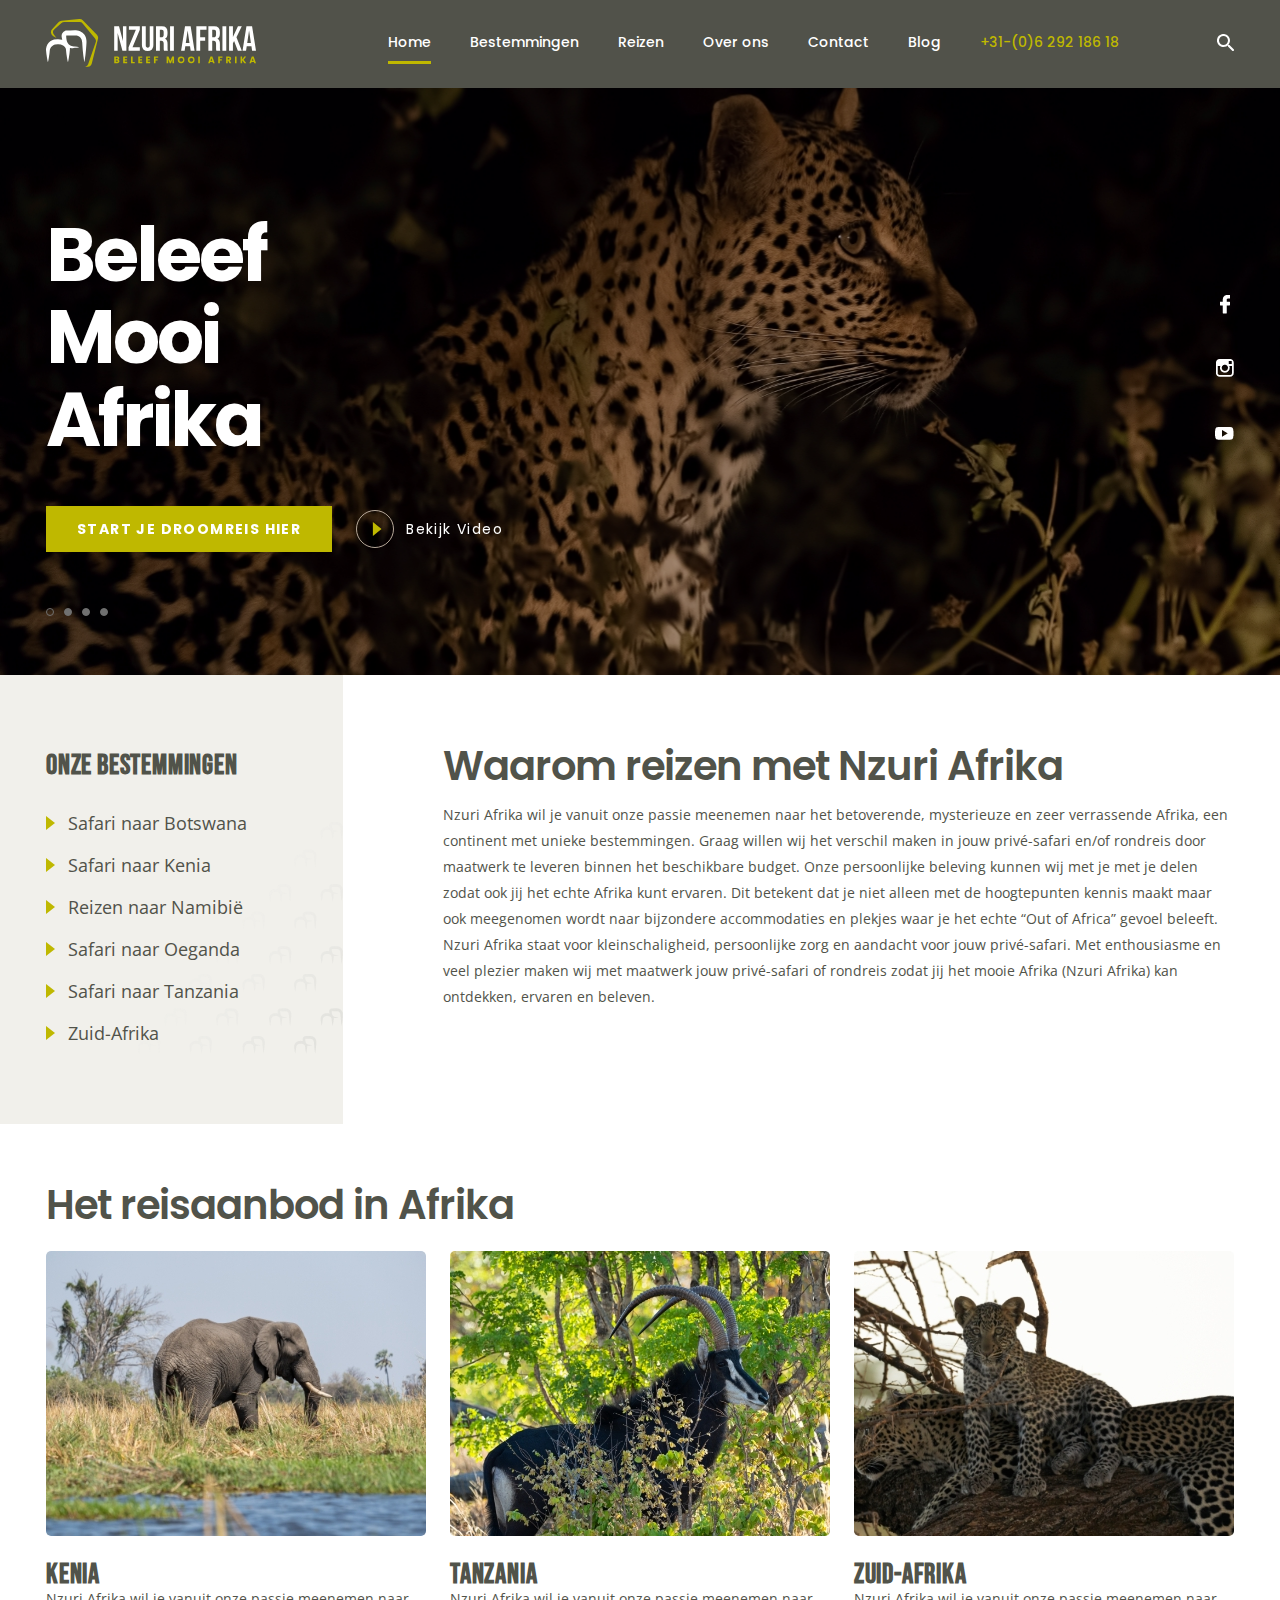
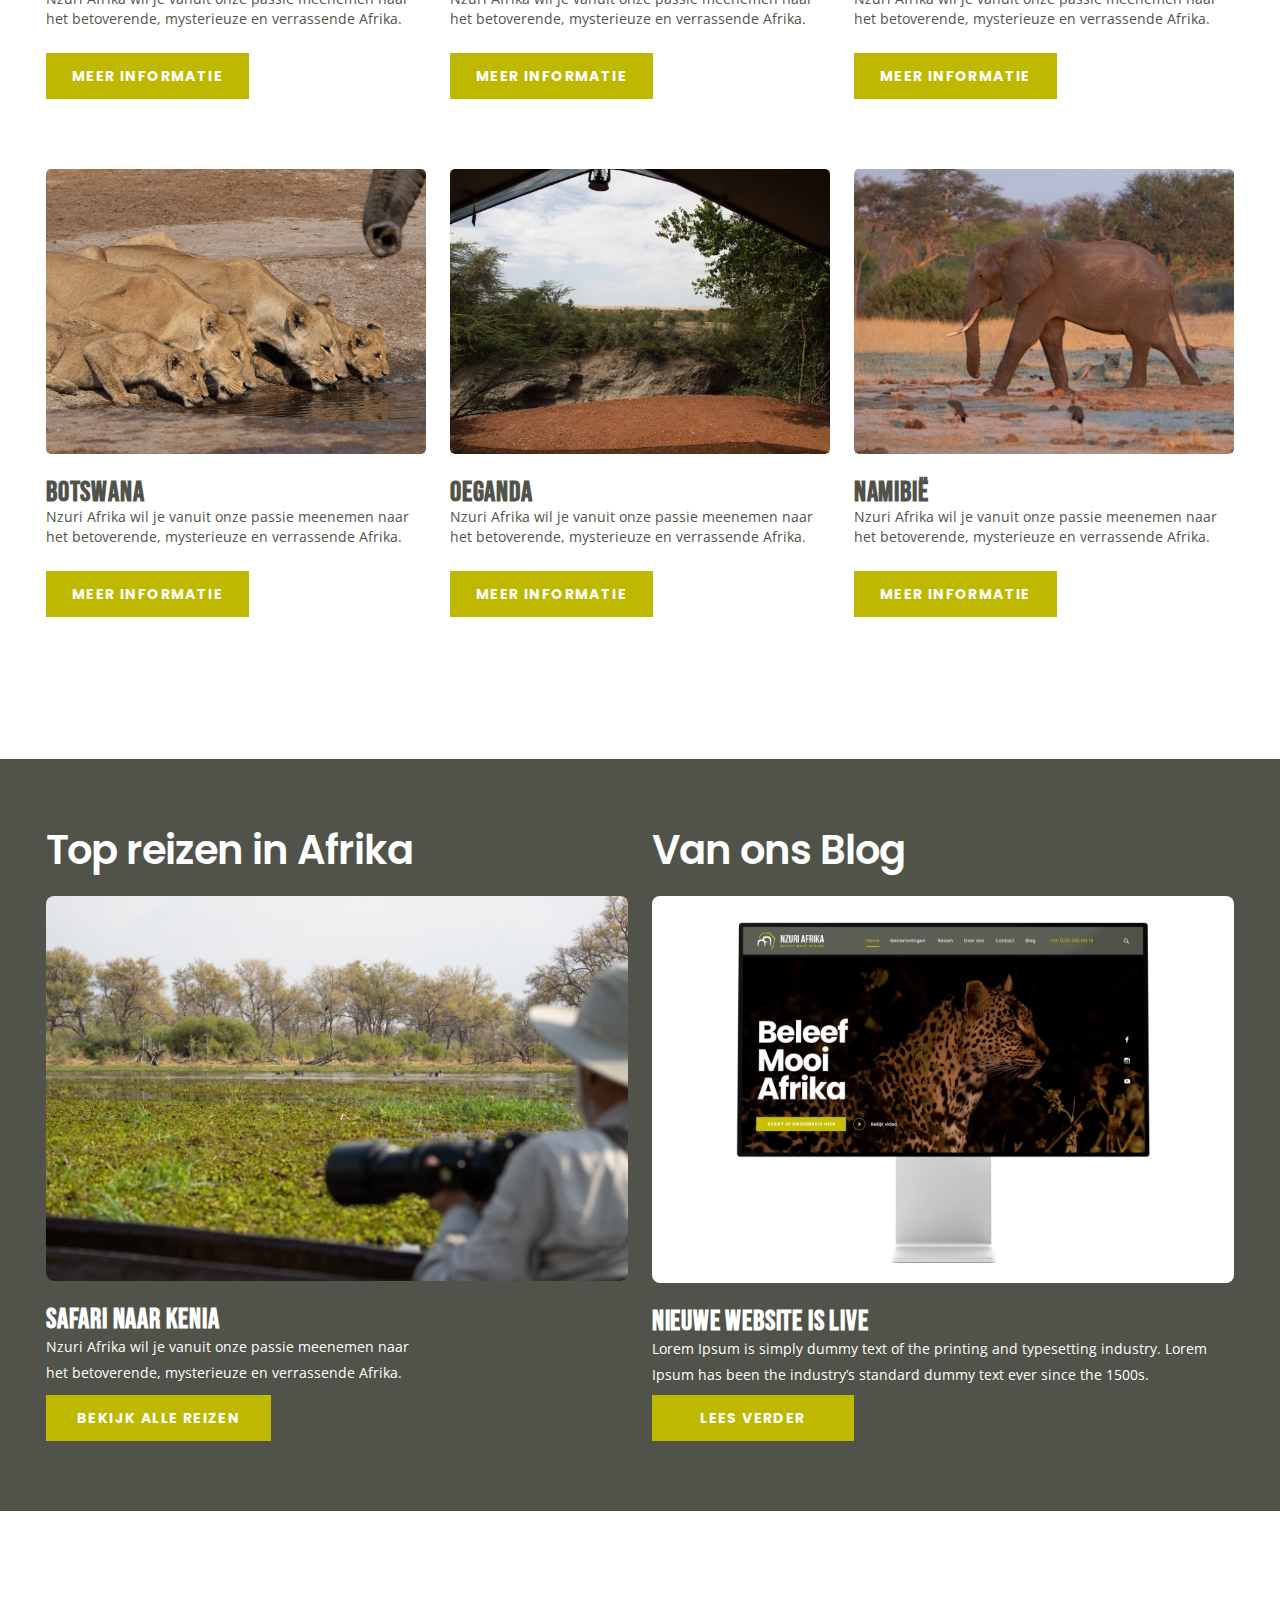
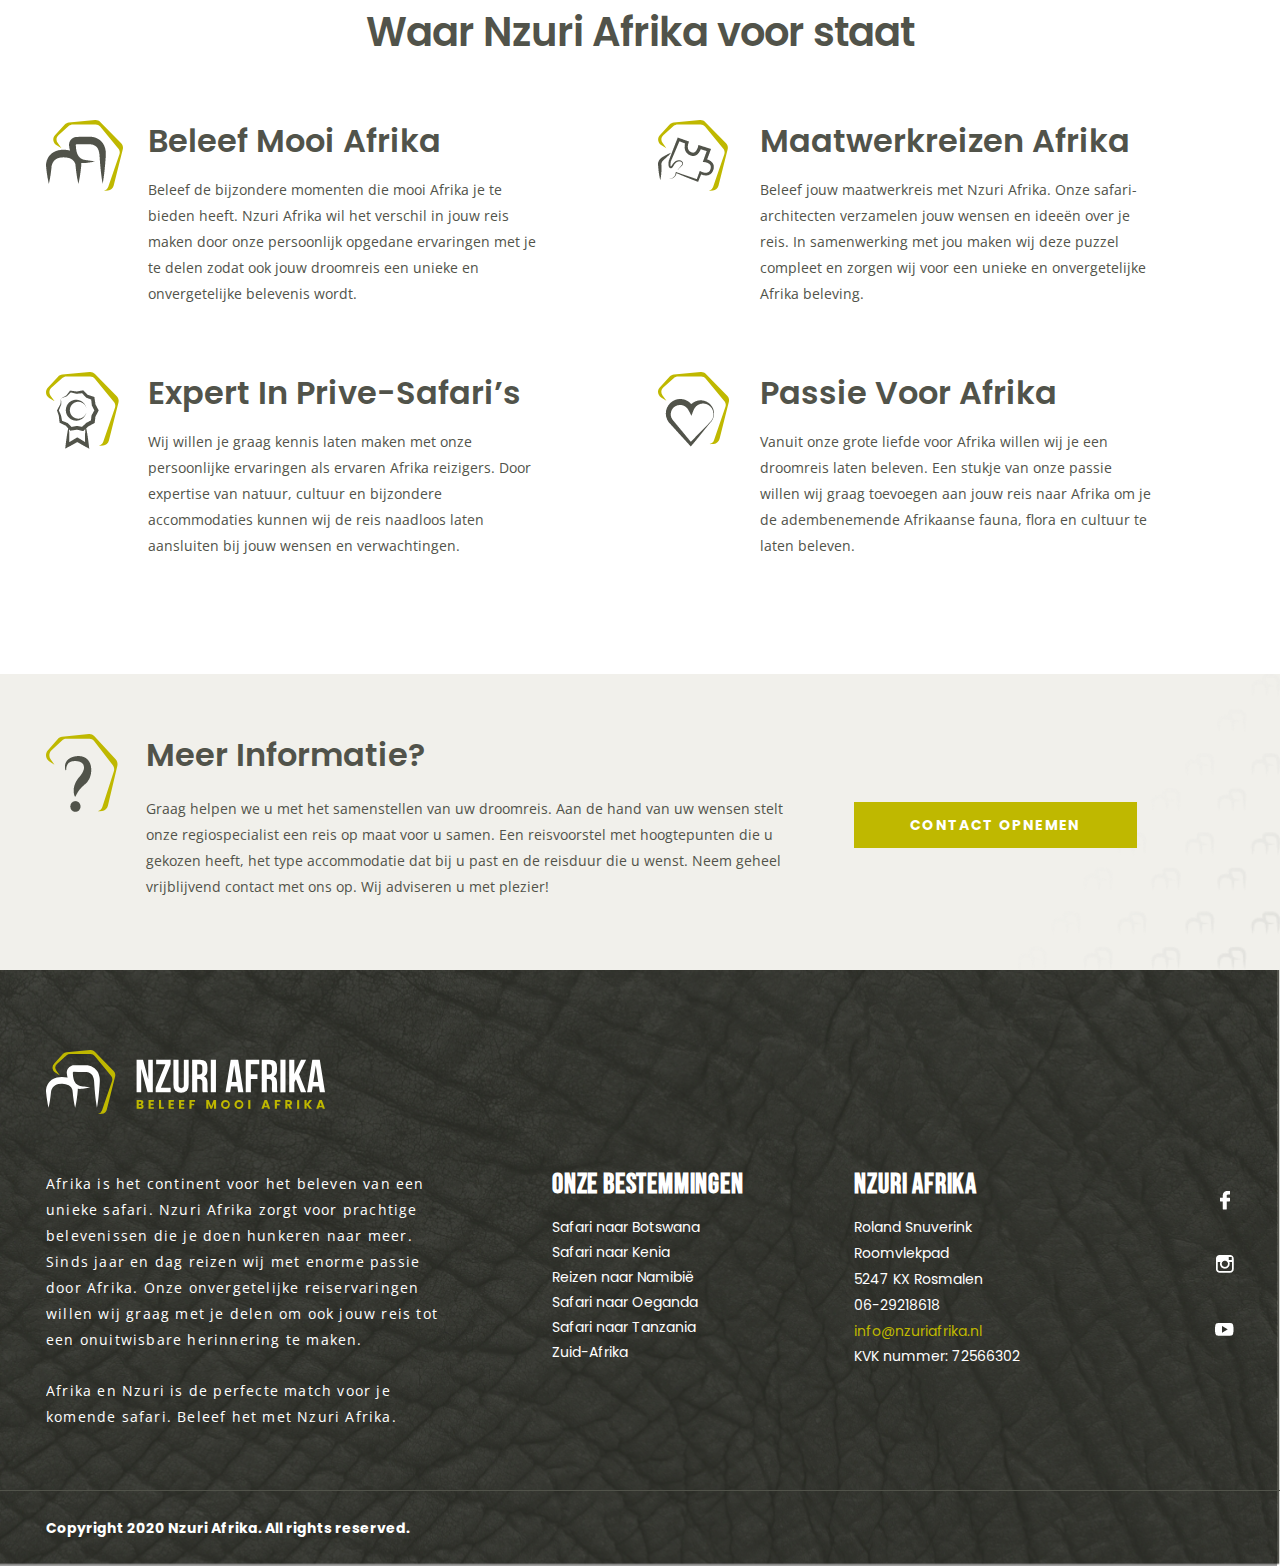
<file: index.html>
<!doctype html>
<html>

<head>
    <!--All Meta -->
    <meta charset="utf-8">
    <meta http-equiv="x-ua-compatible" content="ie=edge">
    <meta name="description" content="">
    <meta name="viewport" content="width=device-width, initial-scale=1">
    <!-- page title -->
    <title>Home Page</title>
    <link rel="stylesheet" href="assets/css/owl.carousel.css">
    <link rel="stylesheet" href="assets/css/style.css">
</head>

<body>
    <!-- header start -->
    <header class="header">
        <div class="wrapper">
            <div class="logo">
                <a href="index.html"><img src="assets/images/footer-logo.svg" alt=""></a>
            </div>
            <div class="header_right">
                <nav>
                    <ul>
                        <li><a class="active" href="index.html">Home</a></li>
                        <li><a href="bestemmingen.html">Bestemmingen</a></li>
                        <li><a href="reizen-page.html">Reizen</a></li>
                        <li><a href="over-ons.html">Over ons</a></li>
                        <li><a href="contact.html">Contact</a></li>
                        <li><a href="#">Blog</a></li>
                        <li><a href="tel:+31-(0)6 292 186 18">+31-(0)6 292 186 18</a></li>
                    </ul>
                </nav>
                <div class="bar_box">
                    <a class="bar" href="#">
                        <span></span>
                        <span></span>
                        <span></span>
                    </a>
                </div>
                <div class="search_bar">
                    <a href="#"><img src="assets/images/Search.svg" alt=""></a>
                </div>
            </div>
        </div>
    </header>
    <!-- header end -->
    <div class="main-content">
        <!-- main content start -->

        <!-- banner start -->
        <div class="bannerSlider">
            <div class="banner"
                style="background:url(assets/images/banner-bg.jpg)center center no-repeat; background-size: cover;">
                <div class="wrapper">
                    <div class="banner_inner">
                        <div class="banner_title">
                            <h1>Beleef <br>Mooi <br>Afrika</h1>
                            <div class="btn_box">
                                <a href="#">start je droomreis hier</a>
                                <a href="#">Bekijk video</a>
                            </div>
                        </div>
                        <div class="social_icons">
                            <ul>
                                <li><a href="#"><img src="assets/images/facebook.png" alt=""></a></li>
                                <li><a href="#"><img src="assets/images/instagram.png" alt=""></a></li>
                                <li><a href="#"><img src="assets/images/youtube.png" alt=""></a></li>
                            </ul>
                        </div>
                    </div>
                </div>

            </div>
            <div class="banner"
                style="background:url(assets/images/maatwerk-bg.jpg)center center no-repeat; background-size: cover;">
                <div class="wrapper">
                    <div class="banner_inner">
                        <div class="banner_title">
                            <h1>Beleef <br>Mooi <br>Afrika</h1>
                            <div class="btn_box">
                                <a href="#">start je droomreis hier</a>
                                <a href="#">Bekijk video</a>
                            </div>
                        </div>
                        <div class="social_icons">
                            <ul>
                                <li><a href="#"><img src="assets/images/facebook.png" alt=""></a></li>
                                <li><a href="#"><img src="assets/images/instagram.png" alt=""></a></li>
                                <li><a href="#"><img src="assets/images/youtube.png" alt=""></a></li>
                            </ul>
                        </div>
                    </div>
                </div>

            </div>
            <div class="banner"
                style="background:url(assets/images/hoogtepunten-one-bg.jpg)center center no-repeat; background-size: cover;">
                <div class="wrapper">
                    <div class="banner_inner">
                        <div class="banner_title">
                            <h1>Beleef <br>Mooi <br>Afrika</h1>
                            <div class="btn_box">
                                <a href="#">start je droomreis hier</a>
                                <a href="#">Bekijk video</a>
                            </div>
                        </div>
                        <div class="social_icons">
                            <ul>
                                <li><a href="#"><img src="assets/images/facebook.png" alt=""></a></li>
                                <li><a href="#"><img src="assets/images/instagram.png" alt=""></a></li>
                                <li><a href="#"><img src="assets/images/youtube.png" alt=""></a></li>
                            </ul>
                        </div>
                    </div>
                </div>

            </div>
            <div class="banner"
                style="background:url(assets/images/contact-bg.jpg)center center no-repeat; background-size: cover;">
                <div class="wrapper">
                    <div class="banner_inner">
                        <div class="banner_title">
                            <h1>Beleef <br>Mooi <br>Afrika</h1>
                            <div class="btn_box">
                                <a href="#">start je droomreis hier</a>
                                <a href="#">Bekijk video</a>
                            </div>
                        </div>
                        <div class="social_icons">
                            <ul>
                                <li><a href="#"><img src="assets/images/facebook.png" alt=""></a></li>
                                <li><a href="#"><img src="assets/images/instagram.png" alt=""></a></li>
                                <li><a href="#"><img src="assets/images/youtube.png" alt=""></a></li>
                            </ul>
                        </div>
                    </div>
                </div>

            </div>
        </div>
        <!-- banner end -->
        <!-- onze waarom start -->
        <div class="onze_waarom">
            <div class="wrapper">
                <div class="onze_waarom_inner">
                    <div class="onze_bestem">
                        <h4>Onze bestemmingen</h4>
                        <ul>
                            <li><a href="#">Safari naar Botswana</a></li>
                            <li><a href="#">Safari naar Kenia</a></li>
                            <li><a href="#">Reizen naar Namibië</a></li>
                            <li><a href="#">Safari naar Oeganda</a></li>
                            <li><a href="#">Safari naar Tanzania</a></li>
                            <li><a href="#">Zuid-Afrika</a></li>
                        </ul>
                    </div>
                    <div class="waarom_reizen">
                        <h2>Waarom reizen met Nzuri Afrika</h2>
                        <p>Nzuri Afrika wil je vanuit onze passie meenemen naar het betoverende, mysterieuze en zeer
                            verrassende Afrika, een continent met unieke bestemmingen. Graag willen wij het verschil
                            maken
                            in jouw privé-safari en/of rondreis door maatwerk te leveren binnen het beschikbare budget.
                            Onze
                            persoonlijke beleving kunnen wij met je met je delen zodat ook jij het echte Afrika kunt
                            ervaren. Dit betekent dat je niet alleen met de hoogtepunten kennis maakt maar ook
                            meegenomen
                            wordt naar bijzondere accommodaties en plekjes waar je het echte “Out of Africa” gevoel
                            beleeft.
                            Nzuri Afrika staat voor kleinschaligheid, persoonlijke zorg en aandacht voor jouw
                            privé-safari.
                            Met enthousiasme en veel plezier maken wij met maatwerk jouw privé-safari of rondreis zodat
                            jij
                            het mooie Afrika (Nzuri Afrika) kan ontdekken, ervaren en beleven.</p>
                    </div>
                </div>

            </div>
        </div>
        <!-- onze waarom end -->
        <!-- reisaanbod in Afrika start -->
        <div class="travel_offer">
            <div class="wrapper">
                <h2>Het reisaanbod in Afrika</h2>
                <div class="card_inner">
                    <div class="card">
                        <div class="image">
                            <img src="assets/images/Photo-1.jpg" alt="">
                        </div>
                        <div class="text">
                            <h4>Kenia</h4>
                            <p>Nzuri Afrika wil je vanuit onze passie meenemen naar
                                het betoverende, mysterieuze en verrassende Afrika.</p>
                        </div>
                        <div class="btn_box">
                            <a href="#">Meer informatie</a>
                        </div>
                    </div>

                    <div class="card">
                        <div class="image">
                            <img src="assets/images/Photo-2.jpg" alt="">
                        </div>
                        <div class="text">
                            <h4>tanzania</h4>
                            <p>Nzuri Afrika wil je vanuit onze passie meenemen naar
                                het betoverende, mysterieuze en verrassende Afrika.</p>
                        </div>
                        <div class="btn_box">
                            <a href="#">Meer informatie</a>
                        </div>
                    </div>

                    <div class="card">
                        <div class="image">
                            <img src="assets/images/Photo-3.jpg" alt="">
                        </div>
                        <div class="text">
                            <h4>zuid-afrika</h4>
                            <p>Nzuri Afrika wil je vanuit onze passie meenemen naar
                                het betoverende, mysterieuze en verrassende Afrika.</p>
                        </div>
                        <div class="btn_box">
                            <a href="#">Meer informatie</a>
                        </div>
                    </div>

                    <div class="card">
                        <div class="image">
                            <img src="assets/images/Photo-4.jpg" alt="">
                        </div>
                        <div class="text">
                            <h4>botswana</h4>
                            <p>Nzuri Afrika wil je vanuit onze passie meenemen naar
                                het betoverende, mysterieuze en verrassende Afrika.</p>
                        </div>
                        <div class="btn_box">
                            <a href="#">Meer informatie</a>
                        </div>
                    </div>

                    <div class="card">
                        <div class="image">
                            <img src="assets/images/Photo-5.jpg" alt="">
                        </div>
                        <div class="text">
                            <h4>oeganda</h4>
                            <p>Nzuri Afrika wil je vanuit onze passie meenemen naar
                                het betoverende, mysterieuze en verrassende Afrika.</p>
                        </div>
                        <div class="btn_box">
                            <a href="#">Meer informatie</a>
                        </div>
                    </div>

                    <div class="card">
                        <div class="image">
                            <img src="assets/images/Photo-6.jpg" alt="">
                        </div>
                        <div class="text">
                            <h4>Namibië</h4>
                            <p>Nzuri Afrika wil je vanuit onze passie meenemen naar
                                het betoverende, mysterieuze en verrassende Afrika.</p>
                        </div>
                        <div class="btn_box">
                            <a href="#">Meer informatie</a>
                        </div>
                    </div>

                </div>
            </div>
        </div>
        <!-- reisaanbod in Afrika end -->
        <!-- Top trips start -->
        <div class="top_trips">
            <div class="wrapper">
                <div class="inner_content">
                    <div class="card_trips">
                        <h2>Top reizen in Afrika</h2>
                        <a class="image" href="#">
                            <img src="assets/images/blog-2.jpg" alt="">
                        </a>
                        <div class="text">
                            <h4>Safari naar Kenia</h4>
                            <p>Nzuri Afrika wil je vanuit onze passie meenemen naar<br>
                                het betoverende, mysterieuze en verrassende Afrika.</p>
                        </div>
                        <div class="btn_box">
                            <a href="#">bekijk alle reizen</a>
                        </div>
                    </div>

                    <div class="card_trips">
                        <h2>Van ons Blog</h2>
                        <a class="image" href="#">
                            <img src="assets/images/blog-1.jpg" alt="">
                        </a>
                        <div class="text">
                            <h4>nieuwe website is live</h4>
                            <p>Lorem Ipsum is simply dummy text of the printing and typesetting industry.
                                Lorem Ipsum has been the industry’s standard dummy text ever since the 1500s.</p>
                        </div>
                        <div class="btn_box">
                            <a href="#">lees verder</a>
                        </div>
                    </div>

                </div>
            </div>
        </div>
        <!-- Top trips end -->
        <!-- Waar Nzuri Afrika start -->
        <div class="nzuri_afrikavoor">
            <div class="wrapper">
                <h2>Waar Nzuri Afrika voor staat</h2>
                <div class="nzuri_stand">

                    <div class="afrikavoor_card">
                        <div class="image">
                            <a href="#"><img src="assets/images/Icon-1.png" alt=""></a>
                        </div>
                        <div class="text">
                            <h3>Beleef mooi Afrika</h3>
                            <p>Beleef de bijzondere momenten die mooi Afrika je te bieden heeft. Nzuri Afrika wil het
                                verschil in jouw reis maken door onze persoonlijk opgedane ervaringen met je te delen
                                zodat ook jouw droomreis een unieke en onvergetelijke belevenis wordt.</p>
                        </div>
                    </div>
                    <div class="afrikavoor_card">
                        <div class="image">
                            <a href="#"><img src="assets/images/Icon-2.png" alt=""></a>
                        </div>
                        <div class="text">
                            <h3>maatwerkreizen afrika </h3>
                            <p>Beleef jouw maatwerkreis met Nzuri Afrika. Onze safari-architecten verzamelen jouw wensen
                                en ideeën over je reis. In samenwerking met jou maken wij deze puzzel compleet en zorgen
                                wij voor een unieke en onvergetelijke Afrika beleving.</p>
                        </div>
                    </div>
                    <div class="afrikavoor_card">
                        <div class="image">
                            <a href="#"><img src="assets/images/Icon-3.png" alt=""></a>
                        </div>
                        <div class="text">
                            <h3>expert in prive-Safari’s</h3>
                            <p>Wij willen je graag kennis laten maken met onze persoonlijke ervaringen als ervaren
                                Afrika reizigers. Door expertise van natuur, cultuur en bijzondere accommodaties kunnen
                                wij de reis naadloos laten aansluiten bij jouw wensen en verwachtingen.</p>
                        </div>
                    </div>
                    <div class="afrikavoor_card">
                        <div class="image">
                            <a href="#"><img src="assets/images/Icon-4.png" alt=""></a>
                        </div>
                        <div class="text">
                            <h3>passie voor afrika</h3>
                            <p>Vanuit onze grote liefde voor Afrika willen wij je een droomreis laten beleven. Een
                                stukje van onze passie willen wij graag toevoegen aan jouw reis naar Afrika om je de
                                adembenemende Afrikaanse fauna, flora en cultuur te laten beleven.</p>
                        </div>
                    </div>

                </div>
            </div>
        </div>
        <!-- Waar Nzuri Afrika start -->
        <!-- cta start -->
        <div class="cta">
            <div class="wrapper">
                <div class="cta_inner">
                    <div class="left_box">
                        <h3>Meer Informatie?</h3>
                        <p>Graag helpen we u met het samenstellen van uw droomreis. Aan de hand van uw wensen stelt onze
                            regiospecialist een reis op maat voor u samen. Een reisvoorstel met hoogtepunten die u
                            gekozen heeft, het type accommodatie dat bij u past en de reisduur die u wenst. Neem geheel
                            vrijblijvend contact met ons op. Wij adviseren u met plezier!</p>
                    </div>
                    <div class="right_box">
                        <div class="btn_box">
                            <a href="#">contact opnemen</a>
                        </div>
                    </div>
                </div>
            </div>
        </div>
        <!-- cta end -->
        <!-- main content end -->
    </div>
    <!-- fotter start -->
    <footer>
        <div class="wrapper">
            <div class="footer_top">
                <div class="footer_logo">
                    <a href="index.html"><img src="assets/images/footer-logo.svg" alt=""></a>
                </div>

                <div class="footer_inner">
                    <div class="left_part">
                        <p>Afrika is het continent voor het beleven van een unieke safari. Nzuri Afrika zorgt voor
                            prachtige
                            belevenissen die je doen hunkeren naar meer. Sinds jaar en dag reizen wij met enorme passie
                            door
                            Afrika. Onze onvergetelijke reiservaringen willen wij graag met je delen om ook jouw reis
                            tot
                            een onuitwisbare herinnering te maken.
                        </p>
                        <p>Afrika en Nzuri is de perfecte match voor je komende safari. Beleef het met Nzuri Afrika.</p>
                    </div>
                    <div class="mid_part">
                        <h4>Onze bestemmingen</h4>
                        <ul>
                            <li><a href="#">Safari naar Botswana</a></li>
                            <li><a href="#">Safari naar Kenia</a></li>
                            <li><a href="#">Reizen naar Namibië</a></li>
                            <li><a href="#">Safari naar Oeganda</a></li>
                            <li><a href="#">Safari naar Tanzania</a></li>
                            <li><a href="#">Zuid-Afrika</a></li>
                        </ul>
                    </div>
                    <div class="right_part">
                        <h4>nzuri afrika</h4>
                        <p>Roland Snuverink<br>
                            Roomvlekpad<br>
                            5247 KX Rosmalen<br>
                            06-29218618
                        </p>
                        <a href="mailto:info@nzuriafrika.nl">info@nzuriafrika.nl</a>
                        <p>KVK nummer: 72566302</p>
                    </div>
                    <div class="social_icons">
                        <ul>
                            <li><a href="#"><img src="assets/images/facebook.png" alt=""></a></li>
                            <li><a href="#"><img src="assets/images/instagram.png" alt=""></a></li>
                            <li><a href="#"><img src="assets/images/youtube.png" alt=""></a></li>
                        </ul>
                    </div>
                </div>
            </div>
            <div class="copy_right">
                <p>Copyright 2020 Nzuri Afrika. All rights reserved.</p>
            </div>

        </div>
    </footer>
    <!-- fotter end -->
    <script src="assets/js/jquery.min.js"></script>
    <script src="assets/js/owl.carousel.min.js"></script>
    <script src="assets/js/custom.js"></script>

</body>

</html>
</file>
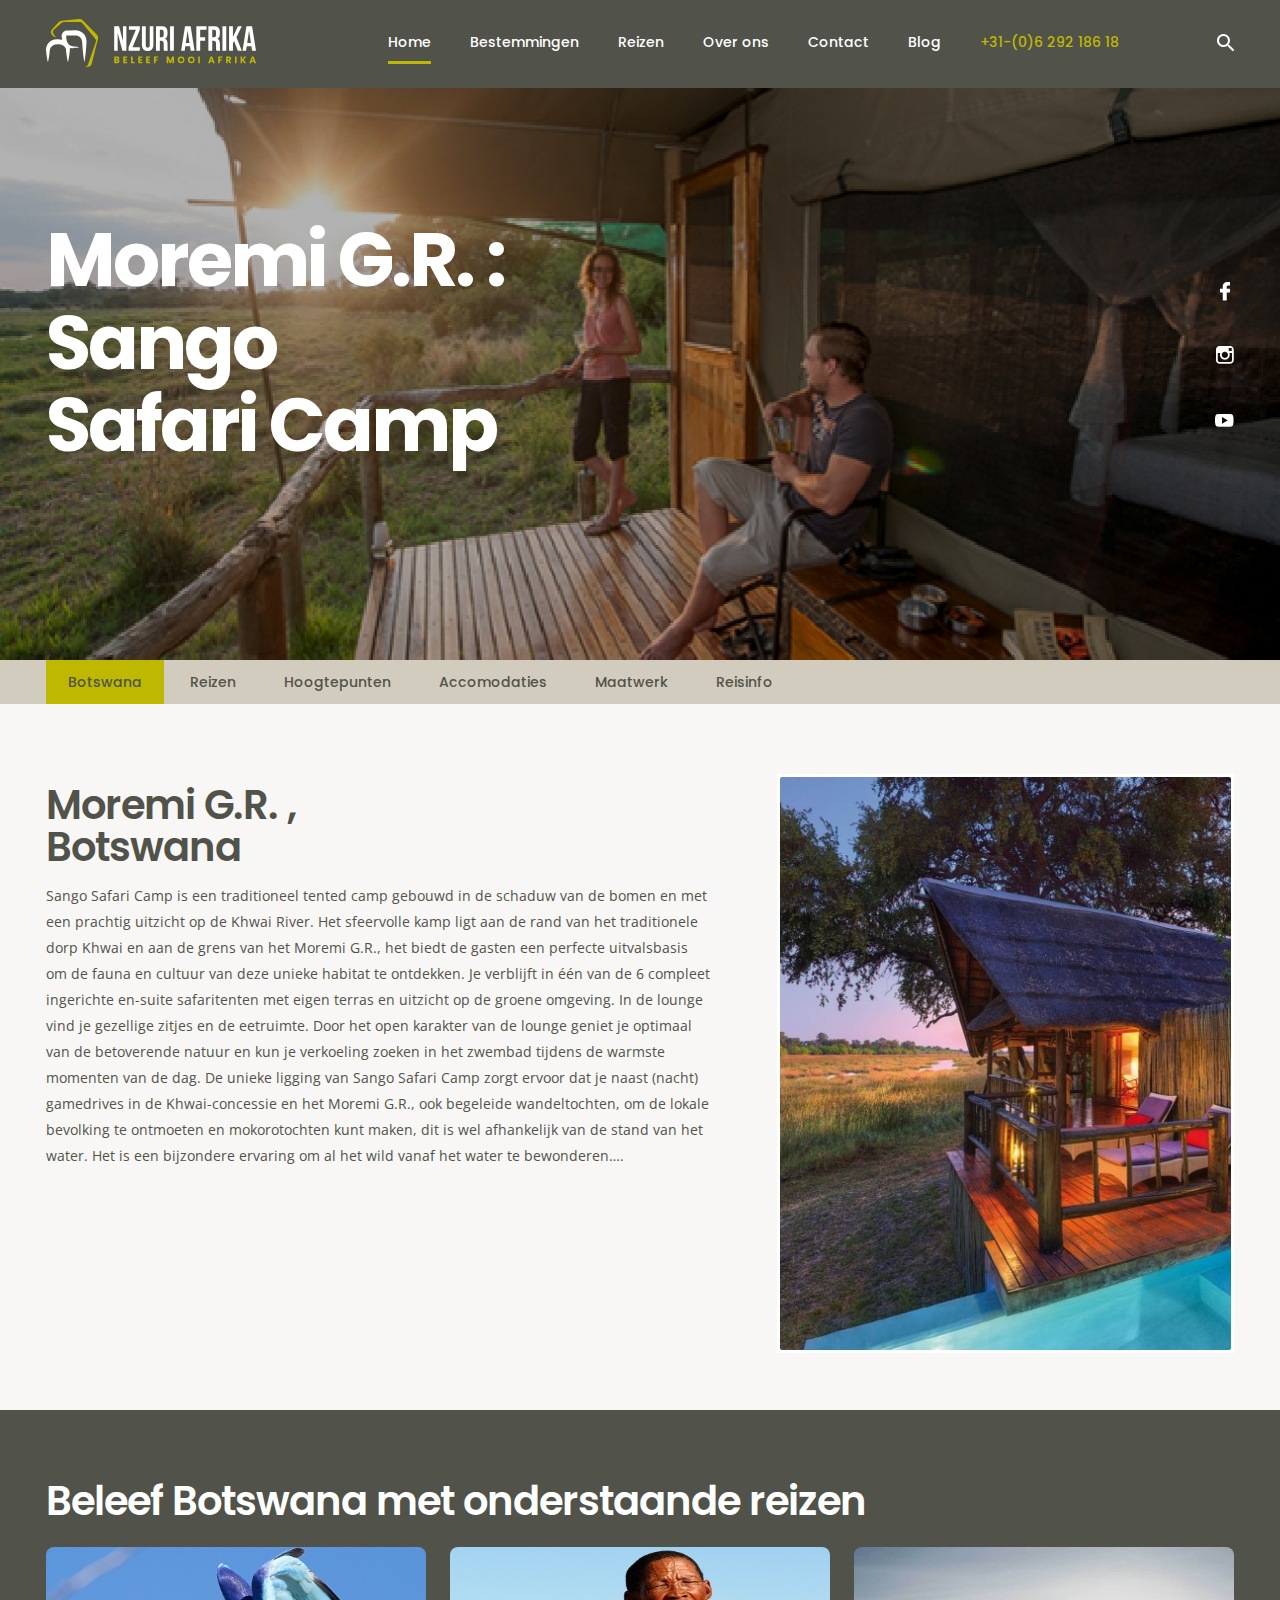
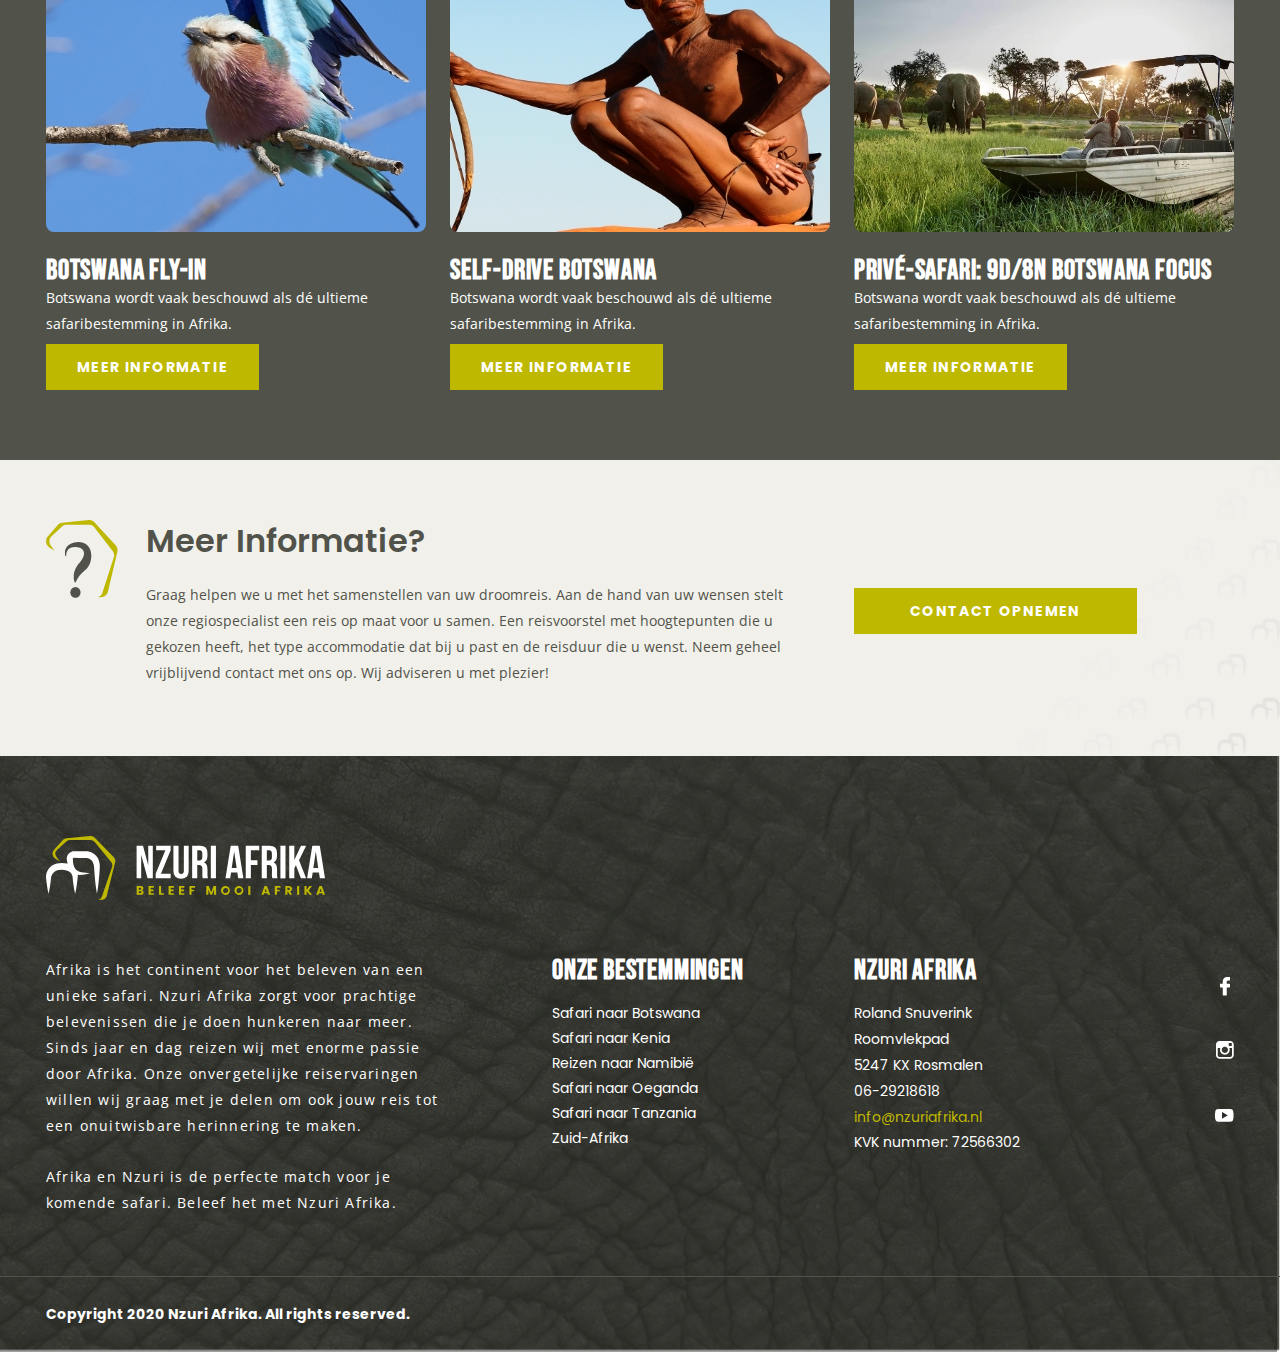
<file: accommodaties-one.html>
<!doctype html>
<html>

<head>
    <!--All Meta -->
    <meta charset="utf-8">
    <meta http-equiv="x-ua-compatible" content="ie=edge">
    <meta name="description" content="">
    <meta name="viewport" content="width=device-width, initial-scale=1">
    <!-- page title -->
    <title>Accommodaties One Page</title>
    <link rel="stylesheet" href="assets/css/owl.carousel.css">
    <link rel="stylesheet" href="assets/css/style.css">
</head>

<body>
    <!-- header start -->
    <header class="header">
        <div class="wrapper">
            <div class="logo">
                <a href="index.html"><img src="assets/images/footer-logo.svg" alt=""></a>
            </div>
            <div class="header_right">
                <nav>
                    <ul>
                        <li><a class="active" href="index.html">Home</a></li>
                        <li><a href="bestemmingen.html">Bestemmingen</a></li>
                        <li><a href="reizen-page.html">Reizen</a></li>
                        <li><a href="over-ons.html">Over ons</a></li>
                        <li><a href="contact.html">Contact</a></li>
                        <li><a href="#">Blog</a></li>
                        <li><a href="tel:+31-(0)6 292 186 18">+31-(0)6 292 186 18</a></li>
                    </ul>
                </nav>
                <div class="bar_box">
                    <a class="bar" href="#">
                        <span></span>
                        <span></span>
                        <span></span>
                    </a>
                </div>
                <div class="search_bar">
                    <a href="#"><img src="assets/images/Search.svg" alt=""></a>
                </div>
            </div>
        </div>
    </header>
    <!-- header end -->
    <div class="main-content nzuriafrika_common accommodatiesone-page">
        <!-- main content start -->
        <!-- banner start -->
        <div class="banner banner_common"
            style="background:url(assets/images/accommodaties-one-bg.jpg)center center no-repeat; background-size: cover;">
            <div class="wrapper">
                <div class="banner_inner">
                    <div class="banner_title">
                        <h1>Moremi G.R. :
                            <br>Sango<br>Safari Camp </h1>
                    </div>
                    <div class="social_icons">
                        <ul>
                            <li><a href="#"><img src="assets/images/facebook.png" alt=""></a></li>
                            <li><a href="#"><img src="assets/images/instagram.png" alt=""></a></li>
                            <li><a href="#"><img src="assets/images/youtube.png" alt=""></a></li>
                        </ul>
                    </div>
                </div>
            </div>
        </div>
        <!-- banner end -->
        <!-- second sticky menu start  -->
        <div class="second_stickymenu">
            <div class="wrapper">
                <ul>
                    <li><a class="active" href="landen-page.html">Botswana</a></li>
                    <li><a href="reizen-page.html">Reizen</a></li>
                    <li><a href="hoogtepunten.html">Hoogtepunten</a></li>
                    <li><a href="accommodaties.html">Accomodaties</a></li>
                    <li><a href="maatwerk.html">Maatwerk</a></li>
                    <li><a href="reisinfo.html">Reisinfo</a></li>
                </ul>
            </div>
        </div>
        <!-- second sticky menu end -->
        <!-- Beleef maatwerk safari start -->
        <div class="mysterious">
            <div class="wrapper">
                <div class="left_part">
                    <h2>Moremi G.R. , <br>
                        Botswana
                    </h2>
                    <p>Sango Safari Camp is een traditioneel tented camp gebouwd in de schaduw van de bomen en met een
                        prachtig uitzicht op de Khwai River. Het sfeervolle kamp ligt aan de rand van het traditionele
                        dorp Khwai en aan de grens van het Moremi G.R., het biedt de gasten een perfecte uitvalsbasis om
                        de fauna en cultuur van deze unieke habitat te ontdekken. Je verblijft in één van de 6 compleet
                        ingerichte en-suite safaritenten met eigen terras en uitzicht op de groene omgeving. In de
                        lounge vind je gezellige zitjes en de eetruimte. Door het open karakter van de lounge geniet je
                        optimaal van de betoverende natuur en kun je verkoeling zoeken in het zwembad tijdens de warmste
                        momenten van de dag. De unieke ligging van Sango Safari Camp zorgt ervoor dat je naast (nacht)
                        gamedrives in de Khwai-concessie en het Moremi G.R., ook begeleide wandeltochten, om de lokale
                        bevolking te ontmoeten en mokorotochten kunt maken, dit is wel afhankelijk van de stand van het
                        water. Het is een bijzondere ervaring om al het wild vanaf het water te bewonderen….
                    </p>
                </div>
                <div class="right_part">
                    <img src="assets/images/img28.jpg" alt="">
                </div>
            </div>
        </div>
        <!-- Beleef maatwerk safari end -->
        <!-- Top trips start -->
        <div class="top_trips">
            <div class="wrapper">
                <h2>Beleef Botswana met onderstaande reizen</h2>
                <div class="inner_content">
                    <div class="card_trips">
                        <a class="image" href="#">
                            <img src="assets/images/img13.jpg" alt="">
                        </a>
                        <div class="text">
                            <h4>Botswana Fly-in</h4>
                            <p>Botswana wordt vaak beschouwd als dé ultieme
                                safaribestemming in Afrika. </p>
                        </div>
                        <div class="btn_box">
                            <a href="#">Meer informatie</a>
                        </div>
                    </div>

                    <div class="card_trips">
                        <a class="image" href="#">
                            <img src="assets/images/img14.jpg" alt="">
                        </a>
                        <div class="text">
                            <h4>Self-drive Botswana</h4>
                            <p>Botswana wordt vaak beschouwd als dé ultieme
                                safaribestemming in Afrika. </p>
                        </div>
                        <div class="btn_box">
                            <a href="#">Meer informatie</a>
                        </div>
                    </div>
                    <div class="card_trips">
                        <a class="image" href="#">
                            <img src="assets/images/img15.jpg" alt="">
                        </a>
                        <div class="text">
                            <h4>Privé-safari: 9d/8n Botswana focus</h4>
                            <p>Botswana wordt vaak beschouwd als dé ultieme
                                safaribestemming in Afrika. </p>
                        </div>
                        <div class="btn_box">
                            <a href="#">Meer informatie</a>
                        </div>
                    </div>
                </div>
            </div>
        </div>
        <!-- Top trips end -->
        <!-- cta start -->
        <div class="cta">
            <div class="wrapper">
                <div class="cta_inner">
                    <div class="left_box">
                        <h3>Meer Informatie?</h3>
                        <p>Graag helpen we u met het samenstellen van uw droomreis. Aan de hand van uw wensen stelt onze
                            regiospecialist een reis op maat voor u samen. Een reisvoorstel met hoogtepunten die u
                            gekozen heeft, het type accommodatie dat bij u past en de reisduur die u wenst. Neem geheel
                            vrijblijvend contact met ons op. Wij adviseren u met plezier!</p>
                    </div>
                    <div class="right_box">
                        <div class="btn_box">
                            <a href="#">contact opnemen</a>
                        </div>
                    </div>
                </div>
            </div>
        </div>
        <!-- cta end -->
        <!-- main content end -->
    </div>
    <!-- fotter start -->
    <footer>
        <div class="wrapper">
            <div class="footer_top">
                <div class="footer_logo">
                    <a href="index.html"><img src="assets/images/footer-logo.svg" alt=""></a>
                </div>

                <div class="footer_inner">
                    <div class="left_part">
                        <p>Afrika is het continent voor het beleven van een unieke safari. Nzuri Afrika zorgt voor
                            prachtige
                            belevenissen die je doen hunkeren naar meer. Sinds jaar en dag reizen wij met enorme passie
                            door
                            Afrika. Onze onvergetelijke reiservaringen willen wij graag met je delen om ook jouw reis
                            tot
                            een onuitwisbare herinnering te maken.
                        </p>
                        <p>Afrika en Nzuri is de perfecte match voor je komende safari. Beleef het met Nzuri Afrika.</p>
                    </div>
                    <div class="mid_part">
                        <h4>Onze bestemmingen</h4>
                        <ul>
                            <li><a href="#">Safari naar Botswana</a></li>
                            <li><a href="#">Safari naar Kenia</a></li>
                            <li><a href="#">Reizen naar Namibië</a></li>
                            <li><a href="#">Safari naar Oeganda</a></li>
                            <li><a href="#">Safari naar Tanzania</a></li>
                            <li><a href="#">Zuid-Afrika</a></li>
                        </ul>
                    </div>
                    <div class="right_part">
                        <h4>nzuri afrika</h4>
                        <p>Roland Snuverink<br>
                            Roomvlekpad<br>
                            5247 KX Rosmalen<br>
                            06-29218618
                        </p>
                        <a href="mailto:info@nzuriafrika.nl">info@nzuriafrika.nl</a>
                        <p>KVK nummer: 72566302</p>
                    </div>
                    <div class="social_icons">
                        <ul>
                            <li><a href="#"><img src="assets/images/facebook.png" alt=""></a></li>
                            <li><a href="#"><img src="assets/images/instagram.png" alt=""></a></li>
                            <li><a href="#"><img src="assets/images/youtube.png" alt=""></a></li>
                        </ul>
                    </div>
                </div>
            </div>
            <div class="copy_right">
                <p>Copyright 2020 Nzuri Afrika. All rights reserved.</p>
            </div>

        </div>
    </footer>
    <!-- fotter end -->

    <script src="assets/js/jquery.min.js"></script>
    <script src="assets/js/owl.carousel.min.js"></script>
    <script src="assets/js/custom.js"></script>

</body>

</html>
</file>
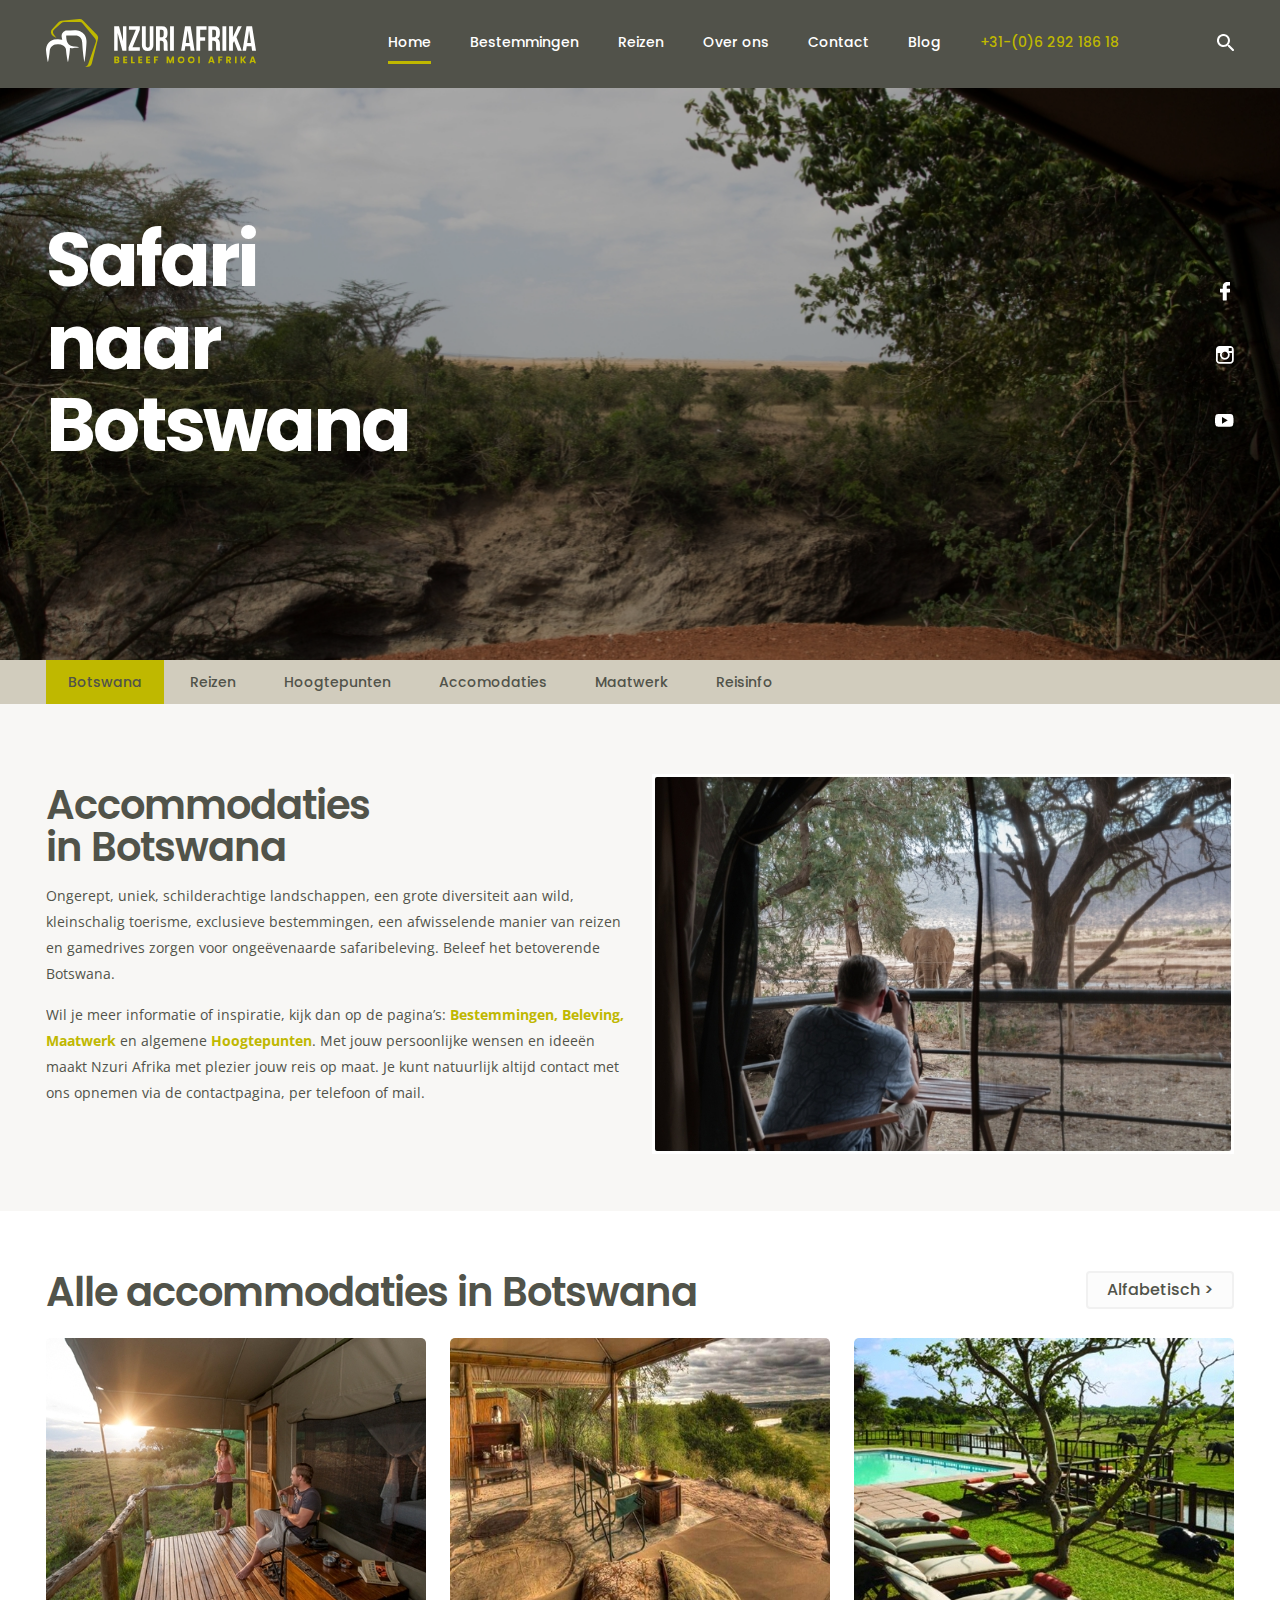
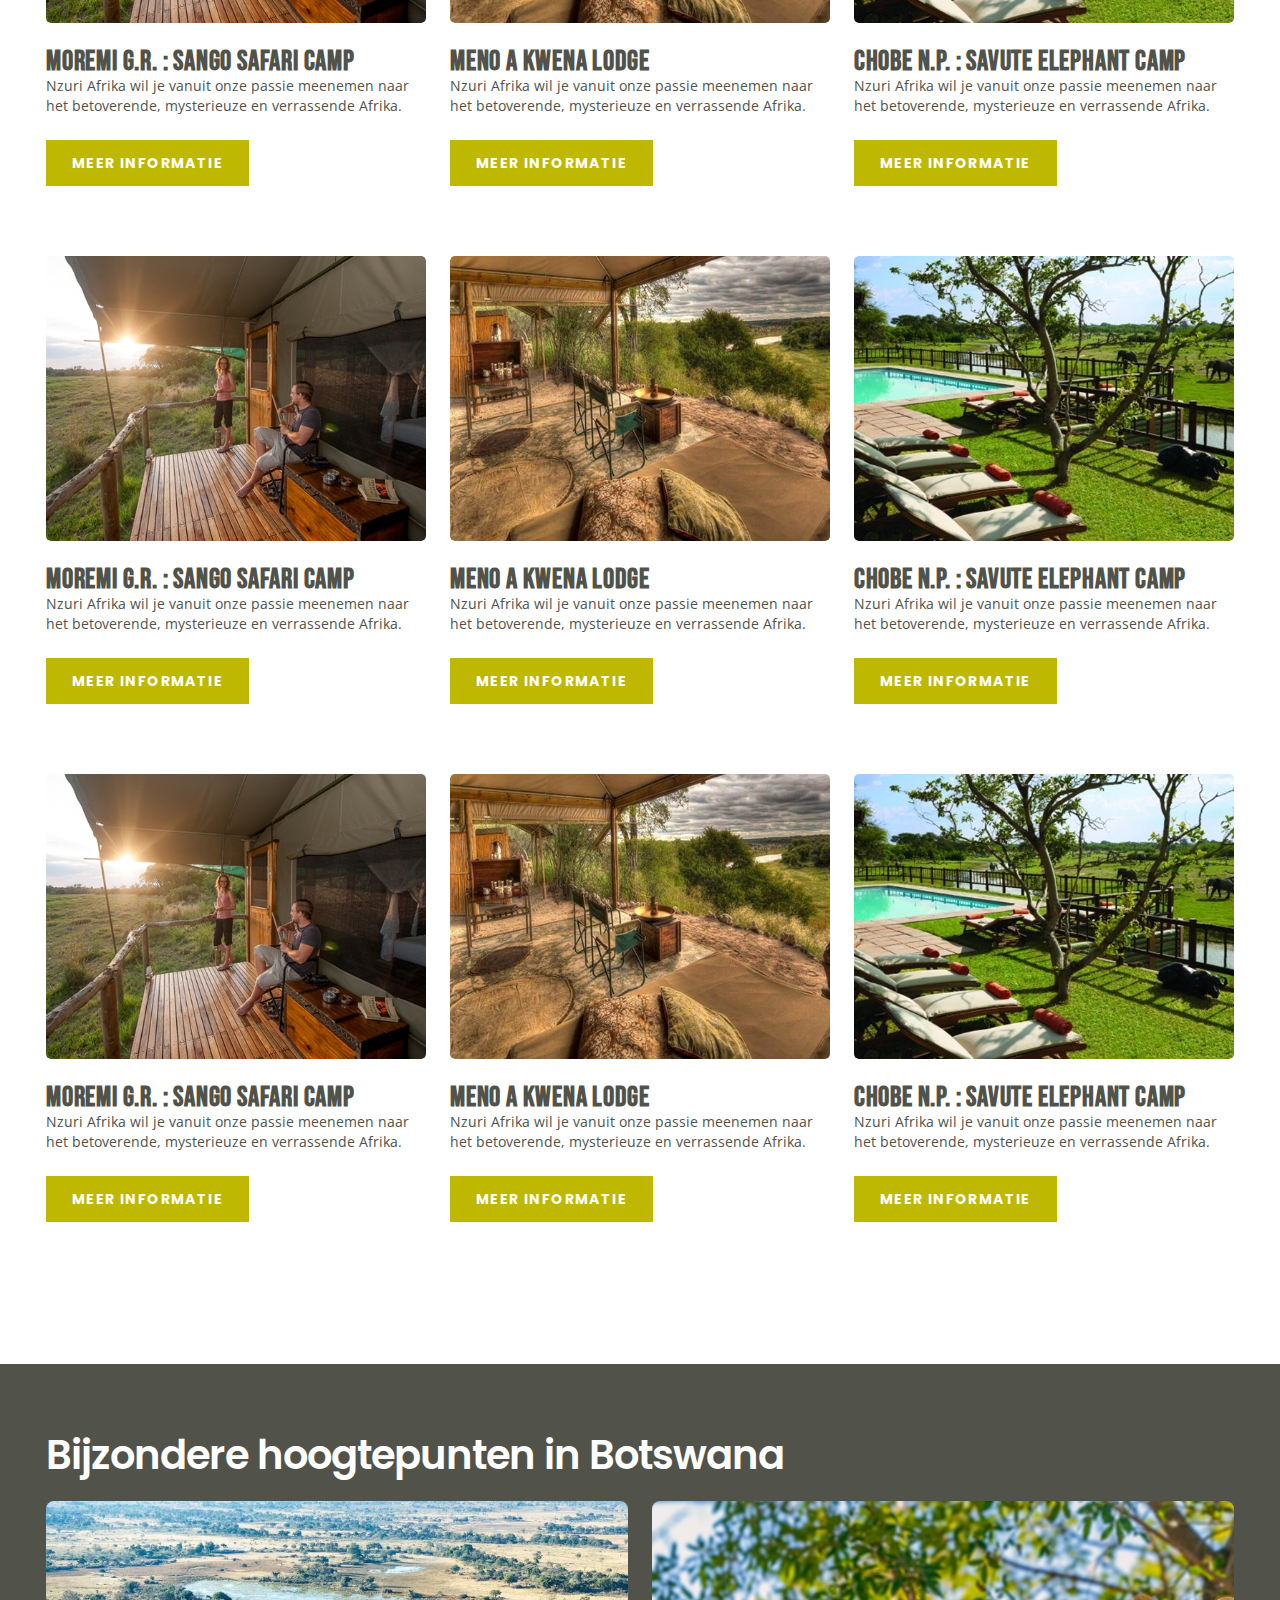
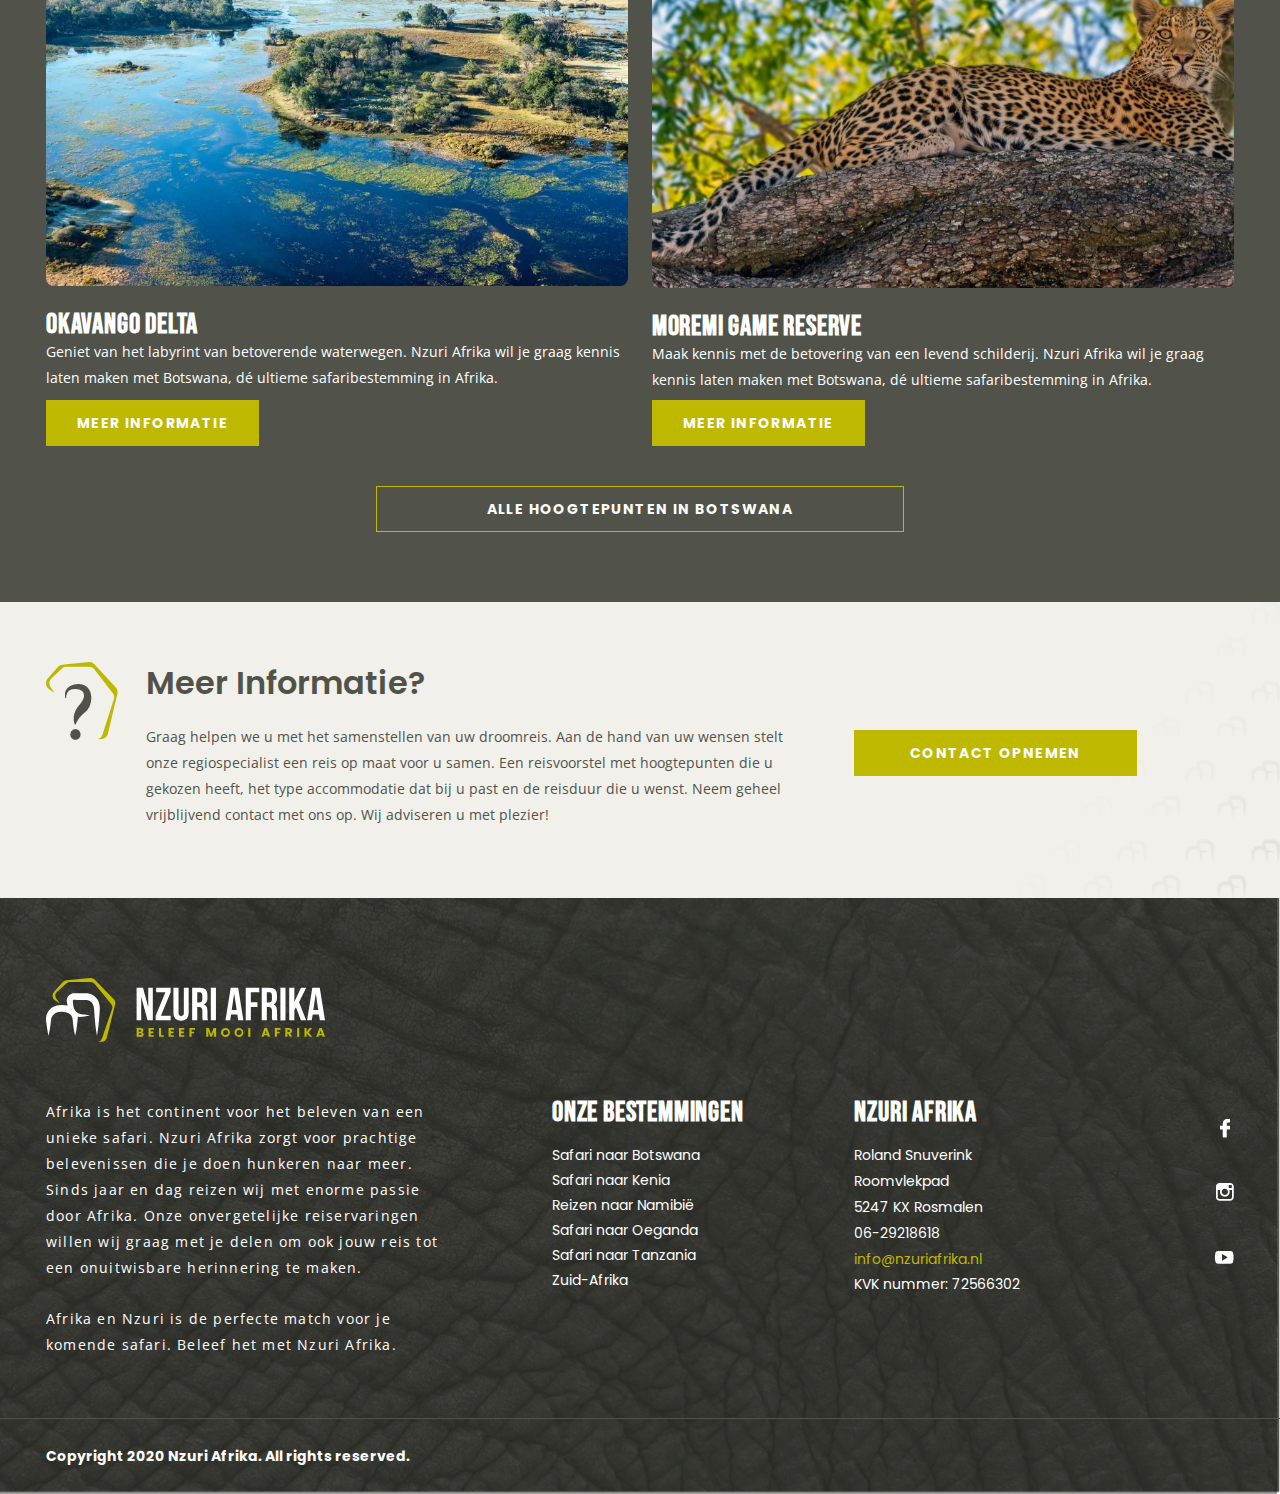
<file: accommodaties.html>
<!doctype html>
<html>

<head>
    <!--All Meta -->
    <meta charset="utf-8">
    <meta http-equiv="x-ua-compatible" content="ie=edge">
    <meta name="description" content="">
    <meta name="viewport" content="width=device-width, initial-scale=1">
    <!-- page title -->
    <title>Accommodaties Page</title>
    <link rel="stylesheet" href="assets/css/owl.carousel.css">
    <link rel="stylesheet" href="assets/css/style.css">
</head>

<body>
    <!-- header start -->
    <header class="header">
        <div class="wrapper">
            <div class="logo">
                <a href="index.html"><img src="assets/images/footer-logo.svg" alt=""></a>
            </div>
            <div class="header_right">
                <nav>
                    <ul>
                        <li><a class="active" href="index.html">Home</a></li>
                        <li><a href="bestemmingen.html">Bestemmingen</a></li>
                        <li><a href="reizen-page.html">Reizen</a></li>
                        <li><a href="over-ons.html">Over ons</a></li>
                        <li><a href="contact.html">Contact</a></li>
                        <li><a href="#">Blog</a></li>
                        <li><a href="tel:+31-(0)6 292 186 18">+31-(0)6 292 186 18</a></li>
                    </ul>
                </nav>
                <div class="bar_box">
                    <a class="bar" href="#">
                        <span></span>
                        <span></span>
                        <span></span>
                    </a>
                </div>
                <div class="search_bar">
                    <a href="#"><img src="assets/images/Search.svg" alt=""></a>
                </div>
            </div>
        </div>
    </header>
    <!-- header end -->
    <div class="main-content accommodaties-page">
        <!-- main content start -->
        <!-- banner start -->
        <div class="banner banner_common"
            style="background:url(assets/images/accomodate-bg.jpg)center center no-repeat; background-size: cover;">
            <div class="wrapper">
                <div class="banner_inner">
                    <div class="banner_title">
                        <h1>Safari<br>naar <br>Botswana</h1>
                    </div>
                    <div class="social_icons">
                        <ul>
                            <li><a href="#"><img src="assets/images/facebook.png" alt=""></a></li>
                            <li><a href="#"><img src="assets/images/instagram.png" alt=""></a></li>
                            <li><a href="#"><img src="assets/images/youtube.png" alt=""></a></li>
                        </ul>
                    </div>
                </div>
            </div>
        </div>
        <!-- banner end -->
        <!-- second sticky menu start  -->
        <div class="second_stickymenu">
            <div class="wrapper">
                <ul>
                    <li><a class="active" href="landen-page.html">Botswana</a></li>
                    <li><a href="reizen-page.html">Reizen</a></li>
                    <li><a href="hoogtepunten.html">Hoogtepunten</a></li>
                    <li><a href="accommodaties.html">Accomodaties</a></li>
                    <li><a href="maatwerk.html">Maatwerk</a></li>
                    <li><a href="reisinfo.html">Reisinfo</a></li>
                </ul>
            </div>
        </div>
        <!-- second sticky menu end -->
        <!-- Beleef maatwerk safari start -->
        <div class="mysterious">
            <div class="wrapper">
                <div class="left_part">
                    <h2>Accommodaties<br> 
                        in Botswana</h2>
                    <p>Ongerept, uniek, schilderachtige landschappen, een grote diversiteit aan wild, kleinschalig
                        toerisme, exclusieve bestemmingen, een afwisselende manier van reizen en gamedrives zorgen voor
                        ongeëvenaarde safaribeleving. Beleef het betoverende Botswana. </p>
                    <p>Wil je meer informatie of inspiratie, kijk dan op de pagina’s: <span>Bestemmingen, Beleving,
                            Maatwerk</span>
                        en algemene <span> Hoogtepunten</span>. Met jouw persoonlijke wensen en ideeën maakt Nzuri
                        Afrika met plezier
                        jouw reis op maat. Je kunt natuurlijk altijd contact met ons opnemen via de contactpagina, per
                        telefoon of mail.</p>
                </div>
                <div class="right_part">
                    <img src="assets/images/img21.jpg" alt="">
                </div>
            </div>
        </div>
        <!-- Beleef maatwerk safari end -->
        <!-- reisaanbod in Afrika start -->
        <div class="travel_offer">
            <div class="wrapper">
                <h2>Alle accommodaties in Botswana</h2>
                <a class="farword_btn" href="#">Alfabetisch > </a>
                <div class="card_inner">
                    <div class="card">
                        <div class="image">
                            <img src="assets/images/img9.jpg" alt="">
                        </div>
                        <div class="text">
                            <h4>Moremi G.R. : Sango Safari Camp</h4>
                            <p>Nzuri Afrika wil je vanuit onze passie meenemen naar 
                                het betoverende, mysterieuze en verrassende Afrika.</p>
                        </div>
                        <div class="btn_box">
                            <a href="#">Meer informatie</a>
                        </div>
                    </div>

                    <div class="card">
                        <div class="image">
                            <img src="assets/images/img10.jpg" alt="">
                        </div>
                        <div class="text">
                            <h4>Meno a Kwena Lodge</h4>
                            <p>Nzuri Afrika wil je vanuit onze passie meenemen naar 
                                het betoverende, mysterieuze en verrassende Afrika.</p>
                        </div>
                        <div class="btn_box">
                            <a href="#">Meer informatie</a>
                        </div>
                    </div>

                    <div class="card">
                        <div class="image">
                            <img src="assets/images/img11.jpg" alt="">
                        </div>
                        <div class="text">
                            <h4>Chobe N.P. : Savute Elephant Camp</h4>
                            <p>Nzuri Afrika wil je vanuit onze passie meenemen naar 
                                het betoverende, mysterieuze en verrassende Afrika.</p>
                        </div>
                        <div class="btn_box">
                            <a href="#">Meer informatie</a>
                        </div>
                    </div>
                    <div class="card">
                        <div class="image">
                            <img src="assets/images/img9.jpg" alt="">
                        </div>
                        <div class="text">
                            <h4>Moremi G.R. : Sango Safari Camp</h4>
                            <p>Nzuri Afrika wil je vanuit onze passie meenemen naar 
                                het betoverende, mysterieuze en verrassende Afrika.</p>
                        </div>
                        <div class="btn_box">
                            <a href="#">Meer informatie</a>
                        </div>
                    </div>

                    <div class="card">
                        <div class="image">
                            <img src="assets/images/img10.jpg" alt="">
                        </div>
                        <div class="text">
                            <h4>Meno a Kwena Lodge</h4>
                            <p>Nzuri Afrika wil je vanuit onze passie meenemen naar 
                                het betoverende, mysterieuze en verrassende Afrika.</p>
                        </div>
                        <div class="btn_box">
                            <a href="#">Meer informatie</a>
                        </div>
                    </div>

                    <div class="card">
                        <div class="image">
                            <img src="assets/images/img11.jpg" alt="">
                        </div>
                        <div class="text">
                            <h4>Chobe N.P. : Savute Elephant Camp</h4>
                            <p>Nzuri Afrika wil je vanuit onze passie meenemen naar 
                                het betoverende, mysterieuze en verrassende Afrika.</p>
                        </div>
                        <div class="btn_box">
                            <a href="#">Meer informatie</a>
                        </div>
                    </div>
                    <div class="card">
                        <div class="image">
                            <img src="assets/images/img9.jpg" alt="">
                        </div>
                        <div class="text">
                            <h4>Moremi G.R. : Sango Safari Camp</h4>
                            <p>Nzuri Afrika wil je vanuit onze passie meenemen naar 
                                het betoverende, mysterieuze en verrassende Afrika.</p>
                        </div>
                        <div class="btn_box">
                            <a href="#">Meer informatie</a>
                        </div>
                    </div>

                    <div class="card">
                        <div class="image">
                            <img src="assets/images/img10.jpg" alt="">
                        </div>
                        <div class="text">
                            <h4>Meno a Kwena Lodge</h4>
                            <p>Nzuri Afrika wil je vanuit onze passie meenemen naar 
                                het betoverende, mysterieuze en verrassende Afrika.</p>
                        </div>
                        <div class="btn_box">
                            <a href="#">Meer informatie</a>
                        </div>
                    </div>

                    <div class="card">
                        <div class="image">
                            <img src="assets/images/img11.jpg" alt="">
                        </div>
                        <div class="text">
                            <h4>Chobe N.P. : Savute Elephant Camp</h4>
                            <p>Nzuri Afrika wil je vanuit onze passie meenemen naar 
                                het betoverende, mysterieuze en verrassende Afrika.</p>
                        </div>
                        <div class="btn_box">
                            <a href="#">Meer informatie</a>
                        </div>
                    </div>
                </div>
               
            </div>
        </div>
        <!-- reisaanbod in Afrika end -->
        <!-- Top trips start -->
        <div class="top_trips">
            <div class="wrapper">
                <h2>Bijzondere hoogtepunten in Botswana</h2>
                <div class="inner_content">
                    <div class="card_trips">
                        <a class="image" href="#">
                            <img src="assets/images/img16.jpg" alt="">
                        </a>
                        <div class="text">
                            <h4>Okavango Delta</h4>
                            <p>Geniet van het labyrint van betoverende waterwegen. Nzuri Afrika wil je graag kennis 
                                laten maken met Botswana, dé ultieme safaribestemming in Afrika.</p>
                        </div>
                        <div class="btn_box">
                            <a href="#">Meer informatie</a>
                        </div>
                    </div>

                    <div class="card_trips">
                        <a class="image" href="#">
                            <img src="assets/images/img17.jpg" alt="">
                        </a>
                        <div class="text">
                            <h4>Moremi Game Reserve</h4>
                            <p>Maak kennis met de betovering van een levend schilderij. Nzuri Afrika wil je graag 
                                kennis laten maken met Botswana, dé ultieme safaribestemming in Afrika.</p>
                        </div>
                        <div class="btn_box">
                            <a href="#">Meer informatie</a>
                        </div>
                    </div>
                </div>
                <div class="btn_boxlarge">
                    <a href="#">alle hoogtepunten in botswana</a>
                </div>
            </div>
        </div>
        <!-- Top trips end -->   
        <!-- cta start -->
        <div class="cta">
            <div class="wrapper">
                <div class="cta_inner">
                    <div class="left_box">
                        <h3>Meer Informatie?</h3>
                        <p>Graag helpen we u met het samenstellen van uw droomreis. Aan de hand van uw wensen stelt onze
                            regiospecialist een reis op maat voor u samen. Een reisvoorstel met hoogtepunten die u
                            gekozen heeft, het type accommodatie dat bij u past en de reisduur die u wenst. Neem geheel
                            vrijblijvend contact met ons op. Wij adviseren u met plezier!</p>
                    </div>
                    <div class="right_box">
                        <div class="btn_box">
                            <a href="#">contact opnemen</a>
                        </div>
                    </div>
                </div>
            </div>
        </div>
        <!-- cta end -->
        <!-- main content end -->
    </div>
    <!-- fotter start -->
    <footer>
        <div class="wrapper">
            <div class="footer_top">
                <div class="footer_logo">
                    <a href="index.html"><img src="assets/images/footer-logo.svg" alt=""></a>
                </div>

                <div class="footer_inner">
                    <div class="left_part">
                        <p>Afrika is het continent voor het beleven van een unieke safari. Nzuri Afrika zorgt voor
                            prachtige
                            belevenissen die je doen hunkeren naar meer. Sinds jaar en dag reizen wij met enorme passie
                            door
                            Afrika. Onze onvergetelijke reiservaringen willen wij graag met je delen om ook jouw reis
                            tot
                            een onuitwisbare herinnering te maken.
                        </p>
                        <p>Afrika en Nzuri is de perfecte match voor je komende safari. Beleef het met Nzuri Afrika.</p>
                    </div>
                    <div class="mid_part">
                        <h4>Onze bestemmingen</h4>
                        <ul>
                            <li><a href="#">Safari naar Botswana</a></li>
                            <li><a href="#">Safari naar Kenia</a></li>
                            <li><a href="#">Reizen naar Namibië</a></li>
                            <li><a href="#">Safari naar Oeganda</a></li>
                            <li><a href="#">Safari naar Tanzania</a></li>
                            <li><a href="#">Zuid-Afrika</a></li>
                        </ul>
                    </div>
                    <div class="right_part">
                        <h4>nzuri afrika</h4>
                        <p>Roland Snuverink<br>
                            Roomvlekpad<br>
                            5247 KX Rosmalen<br>
                            06-29218618
                        </p>
                        <a href="mailto:info@nzuriafrika.nl">info@nzuriafrika.nl</a>
                        <p>KVK nummer: 72566302</p>
                    </div>
                    <div class="social_icons">
                        <ul>
                            <li><a href="#"><img src="assets/images/facebook.png" alt=""></a></li>
                            <li><a href="#"><img src="assets/images/instagram.png" alt=""></a></li>
                            <li><a href="#"><img src="assets/images/youtube.png" alt=""></a></li>
                        </ul>
                    </div>
                </div>
            </div>
            <div class="copy_right">
                <p>Copyright 2020 Nzuri Afrika. All rights reserved.</p>
            </div>

        </div>
    </footer>
    <!-- fotter end -->

    <script src="assets/js/jquery.min.js"></script>
    <script src="assets/js/owl.carousel.min.js"></script>
    <script src="assets/js/custom.js"></script>

</body>

</html>
</file>
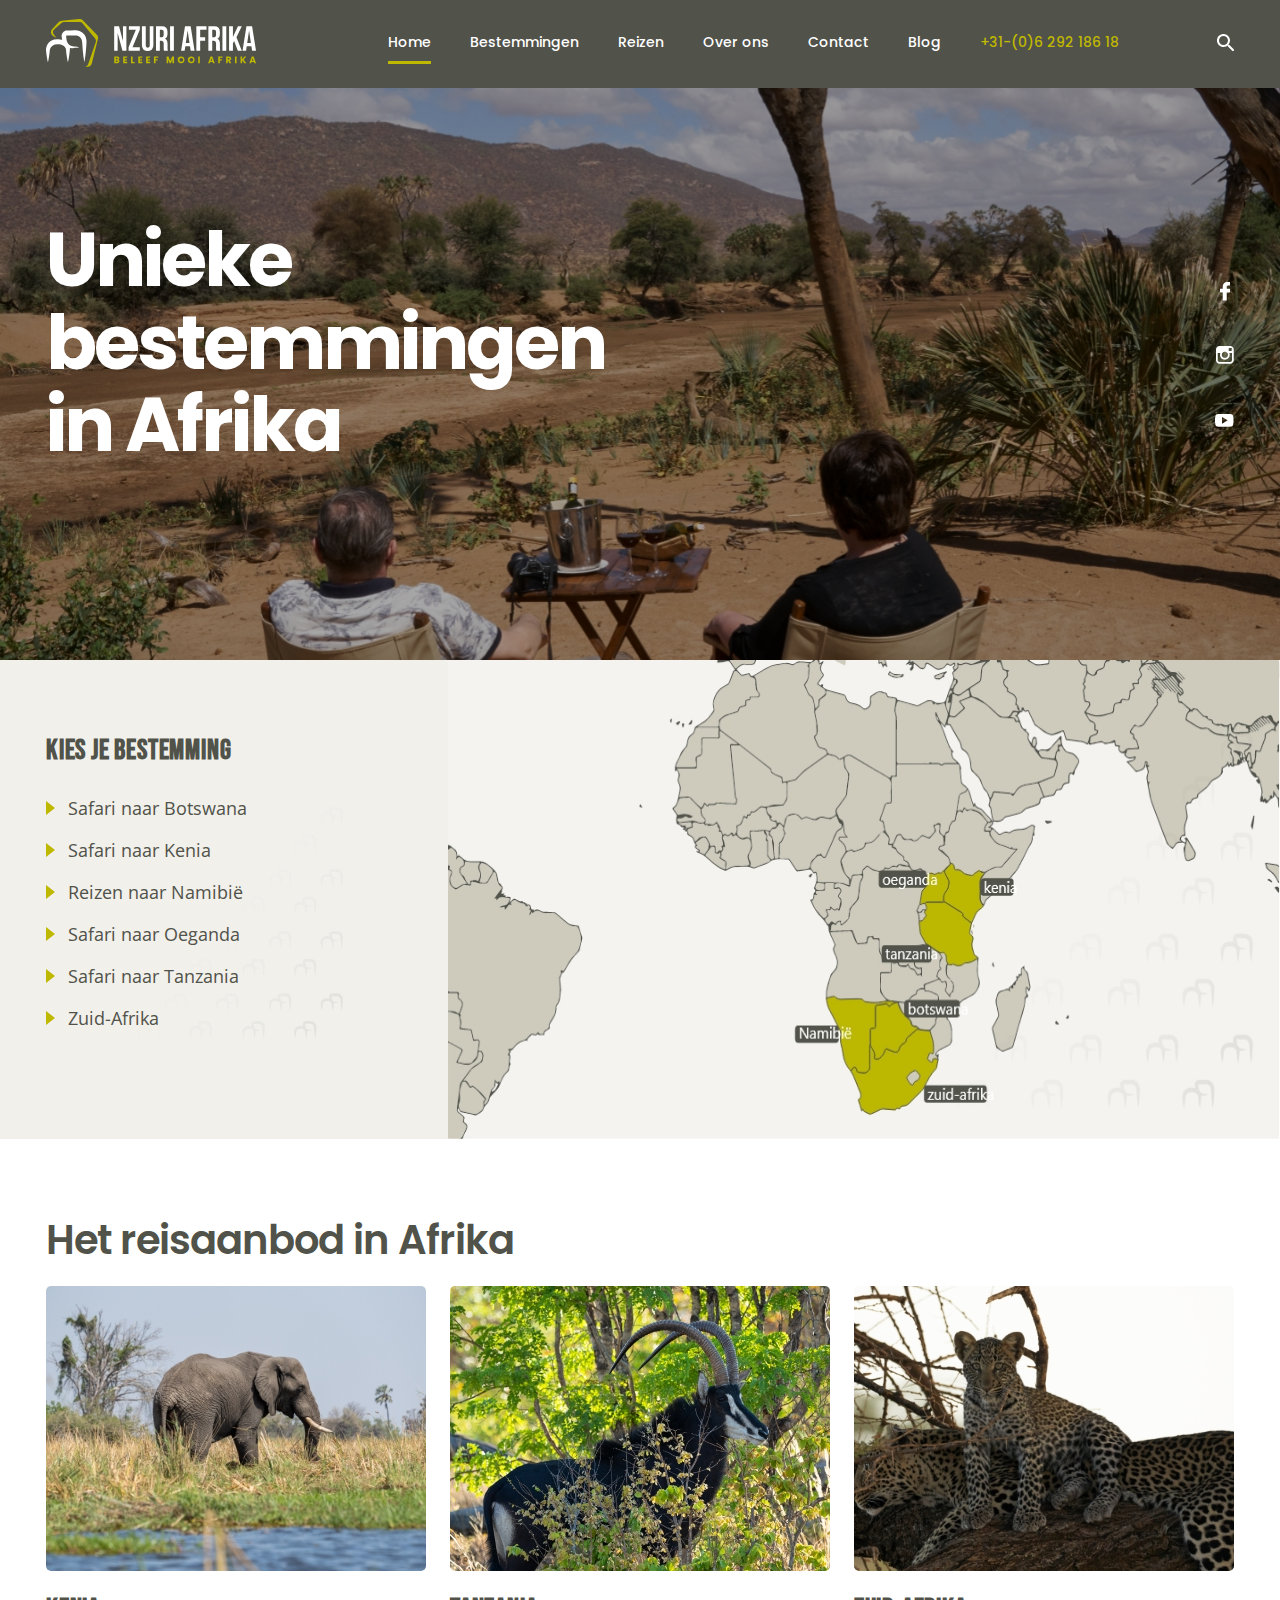
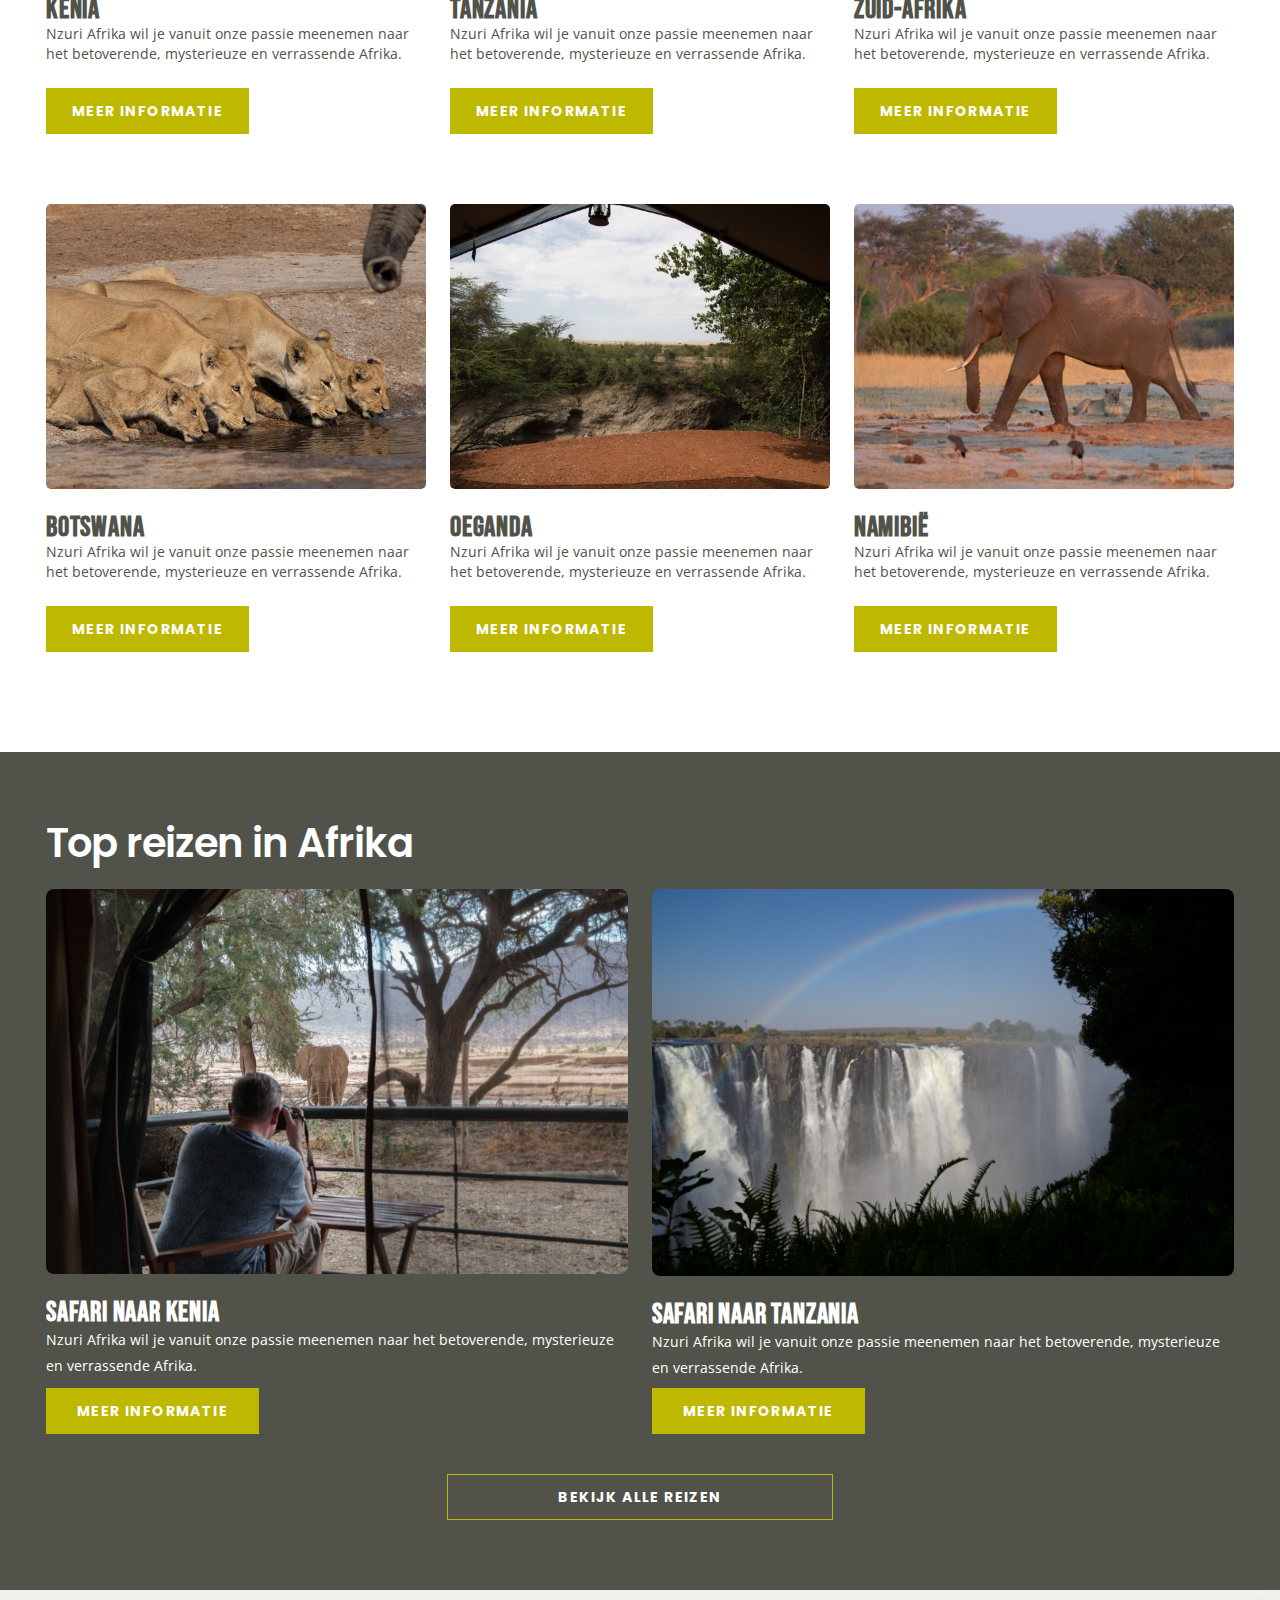
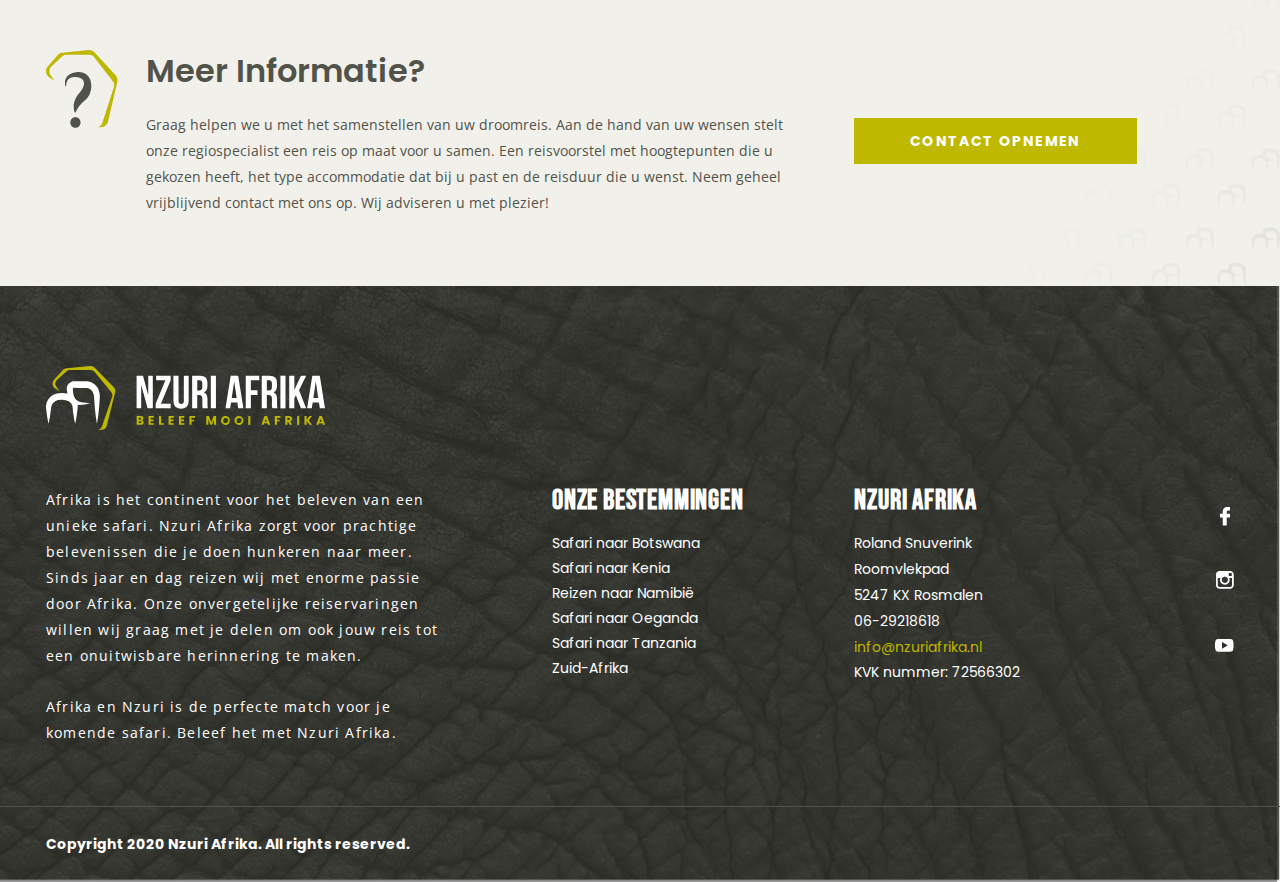
<file: bestemmingen.html>
<!doctype html>
<html>

<head>
    <!--All Meta -->
    <meta charset="utf-8">
    <meta http-equiv="x-ua-compatible" content="ie=edge">
    <meta name="description" content="">
    <meta name="viewport" content="width=device-width, initial-scale=1">
    <!-- page title -->
    <title>Bestemmingen Page</title>
    <link rel="stylesheet" href="assets/css/owl.carousel.css">
    <link rel="stylesheet" href="assets/css/style.css">
</head>

<body>
    <!-- header start -->
    <header class="header">
        <div class="wrapper">
            <div class="logo">
                <a href="index.html"><img src="assets/images/footer-logo.svg" alt=""></a>
            </div>
            <div class="header_right">
                <nav>
                    <ul>
                        <li><a class="active" href="index.html">Home</a></li>
                        <li><a href="bestemmingen.html">Bestemmingen</a></li>
                        <li><a href="reizen-page.html">Reizen</a></li>
                        <li><a href="over-ons.html">Over ons</a></li>
                        <li><a href="contact.html">Contact</a></li>
                        <li><a href="#">Blog</a></li>
                        <li><a href="tel:+31-(0)6 292 186 18">+31-(0)6 292 186 18</a></li>
                    </ul>
                </nav>
                <div class="bar_box">
                    <a class="bar" href="#">
                        <span></span>
                        <span></span>
                        <span></span>
                    </a>
                </div>
                <div class="search_bar">
                    <a href="#"><img src="assets/images/Search.svg" alt=""></a>
                </div>
            </div>
        </div>
    </header>
    <!-- header end -->
    <div class="main-content  bestemmingen-page">
        <!-- main content start -->

        <!-- banner start -->    
            <div class="banner banner_common" style="background:url(assets/images/bestemmingen-bg.jpg)center center no-repeat; background-size: cover;">
                <div class="wrapper">
                    <div class="banner_inner">
                        <div class="banner_title">
                            <h1>Unieke 
                                <br>bestemmingen  <br>in Afrika</h1>                          
                        </div>
                        <div class="social_icons">
                            <ul>
                                <li><a href="#"><img src="assets/images/facebook.png" alt=""></a></li>
                                <li><a href="#"><img src="assets/images/instagram.png" alt=""></a></li>
                                <li><a href="#"><img src="assets/images/youtube.png" alt=""></a></li>
                            </ul>
                        </div>
                    </div>
                </div>
            </div>
        <!-- banner end -->
         <!-- onze waarom start -->
         <div class="onze_waarom">
            <div class="wrapper">
                <div class="onze_waarom_inner">
                    <div class="onze_bestem">
                        <h4>kies je bestemming</h4>
                        <ul>
                            <li><a href="#">Safari naar Botswana</a></li>
                            <li><a href="#">Safari naar Kenia</a></li>
                            <li><a href="#">Reizen naar Namibië</a></li>
                            <li><a href="#">Safari naar Oeganda</a></li>
                            <li><a href="#">Safari naar Tanzania</a></li>
                            <li><a href="#">Zuid-Afrika</a></li>
                        </ul>
                    </div>
                </div>
            </div>
            <div class="map_box">
                <img src="assets/images/bestemming-map.jpg" alt="">
             </div>
        </div>
        <!-- onze waarom end -->
        <!-- reisaanbod in Afrika start -->
        <div class="travel_offer">
            <div class="wrapper">
                <h2>Het reisaanbod in Afrika</h2>
                <div class="card_inner">
                    <div class="card">
                        <div class="image">
                            <img src="assets/images/Photo-1.jpg" alt="">
                        </div>
                        <div class="text">
                            <h4>Kenia</h4>
                            <p>Nzuri Afrika wil je vanuit onze passie meenemen naar
                                het betoverende, mysterieuze en verrassende Afrika.</p>
                        </div>
                        <div class="btn_box">
                            <a href="#">Meer informatie</a>
                        </div>
                    </div>

                    <div class="card">
                        <div class="image">
                            <img src="assets/images/Photo-2.jpg" alt="">
                        </div>
                        <div class="text">
                            <h4>tanzania</h4>
                            <p>Nzuri Afrika wil je vanuit onze passie meenemen naar
                                het betoverende, mysterieuze en verrassende Afrika.</p>
                        </div>
                        <div class="btn_box">
                            <a href="#">Meer informatie</a>
                        </div>
                    </div>

                    <div class="card">
                        <div class="image">
                            <img src="assets/images/Photo-3.jpg" alt="">
                        </div>
                        <div class="text">
                            <h4>zuid-afrika</h4>
                            <p>Nzuri Afrika wil je vanuit onze passie meenemen naar
                                het betoverende, mysterieuze en verrassende Afrika.</p>
                        </div>
                        <div class="btn_box">
                            <a href="#">Meer informatie</a>
                        </div>
                    </div>

                    <div class="card">
                        <div class="image">
                            <img src="assets/images/Photo-4.jpg" alt="">
                        </div>
                        <div class="text">
                            <h4>botswana</h4>
                            <p>Nzuri Afrika wil je vanuit onze passie meenemen naar
                                het betoverende, mysterieuze en verrassende Afrika.</p>
                        </div>
                        <div class="btn_box">
                            <a href="#">Meer informatie</a>
                        </div>
                    </div>

                    <div class="card">
                        <div class="image">
                            <img src="assets/images/Photo-5.jpg" alt="">
                        </div>
                        <div class="text">
                            <h4>oeganda</h4>
                            <p>Nzuri Afrika wil je vanuit onze passie meenemen naar
                                het betoverende, mysterieuze en verrassende Afrika.</p>
                        </div>
                        <div class="btn_box">
                            <a href="#">Meer informatie</a>
                        </div>
                    </div>

                    <div class="card">
                        <div class="image">
                            <img src="assets/images/Photo-6.jpg" alt="">
                        </div>
                        <div class="text">
                            <h4>Namibië</h4>
                            <p>Nzuri Afrika wil je vanuit onze passie meenemen naar
                                het betoverende, mysterieuze en verrassende Afrika.</p>
                        </div>
                        <div class="btn_box">
                            <a href="#">Meer informatie</a>
                        </div>
                    </div>

                </div>
            </div>
        </div>
        <!-- reisaanbod in Afrika end -->

        <!-- Top trips start -->
        <div class="top_trips">
            <div class="wrapper">
                <h2>Top reizen in Afrika</h2>
                <div class="inner_content">
                    <div class="card_trips">                      
                        <a  class="image" href="#">
                            <img src="assets/images/img1.jpg" alt="">
                        </a>
                        <div class="text">
                            <h4>Safari naar Kenia</h4>
                            <p>Nzuri Afrika wil je vanuit onze passie meenemen naar 
                                het betoverende, mysterieuze en verrassende Afrika.</p>
                        </div>
                        <div class="btn_box">
                            <a href="#">Meer informatie</a>
                        </div>
                    </div>

                    <div class="card_trips">                     
                        <a  class="image" href="#">
                            <img src="assets/images/img2.jpg" alt="">
                        </a>
                        <div class="text">
                            <h4>Safari naar Tanzania</h4>
                            <p>Nzuri Afrika wil je vanuit onze passie meenemen naar 
                                het betoverende, mysterieuze en verrassende Afrika.</p>
                        </div>
                        <div class="btn_box">
                            <a href="#">Meer informatie</a>
                        </div>
                    </div>
                </div>
                <div class="btn_boxlarge">
                    <a href="#">bekijk alle reizen</a>
                </div>
            </div>
        </div>
        <!-- Top trips end -->     
        <!-- cta start -->
        <div class="cta">
            <div class="wrapper">
                <div class="cta_inner">
                    <div class="left_box">
                        <h3>Meer Informatie?</h3>
                        <p>Graag helpen we u met het samenstellen van uw droomreis. Aan de hand van uw wensen stelt onze
                            regiospecialist een reis op maat voor u samen. Een reisvoorstel met hoogtepunten die u
                            gekozen heeft, het type accommodatie dat bij u past en de reisduur die u wenst. Neem geheel
                            vrijblijvend contact met ons op. Wij adviseren u met plezier!</p>
                    </div>
                    <div class="right_box">
                        <div class="btn_box">
                            <a href="#">contact opnemen</a>
                        </div>
                    </div>
                </div>
            </div>
        </div>
        <!-- cta end -->
        <!-- main content end -->
    </div>
<!-- fotter start -->
<footer>
    <div class="wrapper">
        <div class="footer_top">
        <div class="footer_logo">
            <a href="index.html"><img src="assets/images/footer-logo.svg" alt=""></a>
        </div>

        <div class="footer_inner">
            <div class="left_part">
                <p>Afrika is het continent voor het beleven van een unieke safari. Nzuri Afrika zorgt voor prachtige
                    belevenissen die je doen hunkeren naar meer. Sinds jaar en dag reizen wij met enorme passie door
                    Afrika. Onze onvergetelijke reiservaringen willen wij graag met je delen om ook jouw reis tot
                    een onuitwisbare herinnering te maken.
                </p>
                <p>Afrika en Nzuri is de perfecte match voor je komende safari. Beleef het met Nzuri Afrika.</p>
            </div>
            <div class="mid_part">
            <h4>Onze bestemmingen</h4>
            <ul>
                <li><a href="#">Safari naar Botswana</a></li>
                <li><a href="#">Safari naar Kenia</a></li>
                <li><a href="#">Reizen naar Namibië</a></li>
                <li><a href="#">Safari naar Oeganda</a></li>
                <li><a href="#">Safari naar Tanzania</a></li>
                <li><a href="#">Zuid-Afrika</a></li>
            </ul>
            </div>
            <div class="right_part">
                <h4>nzuri afrika</h4>
                <p>Roland Snuverink<br>
                    Roomvlekpad<br>
                    5247 KX Rosmalen<br>
                    06-29218618
                    </p>
                    <a href="mailto:info@nzuriafrika.nl">info@nzuriafrika.nl</a>
                    <p>KVK nummer: 72566302</p>
                </div>
                <div class="social_icons">
                    <ul>
                        <li><a href="#"><img src="assets/images/facebook.png" alt=""></a></li>
                        <li><a href="#"><img src="assets/images/instagram.png" alt=""></a></li>
                        <li><a href="#"><img src="assets/images/youtube.png" alt=""></a></li>
                    </ul>
                </div>
        </div>
    </div>
<div class="copy_right">
<p>Copyright 2020 Nzuri Afrika. All rights reserved.</p>
</div>

    </div>
</footer>
<!-- fotter end -->
<script src="assets/js/jquery.min.js"></script>
    <script src="assets/js/owl.carousel.min.js"></script>
    <script src="assets/js/custom.js"></script>

</body>

</html>
</file>
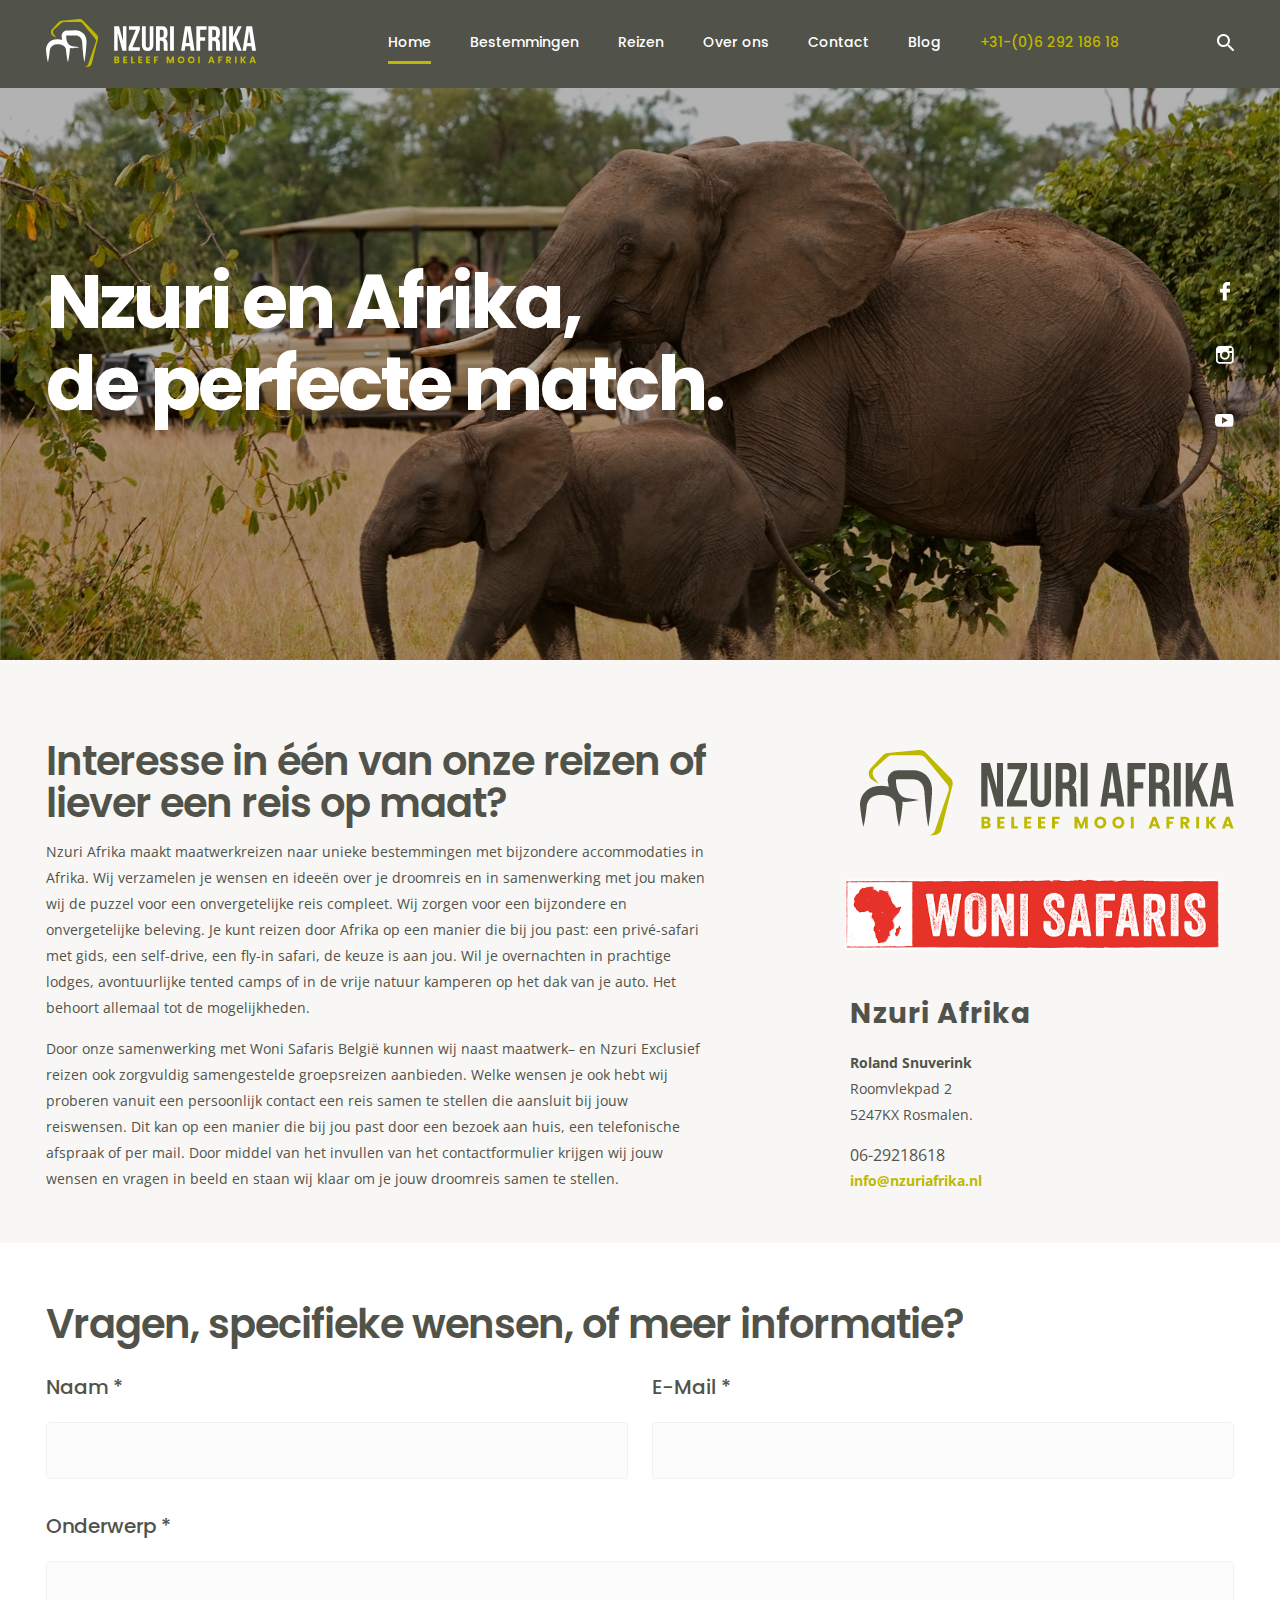
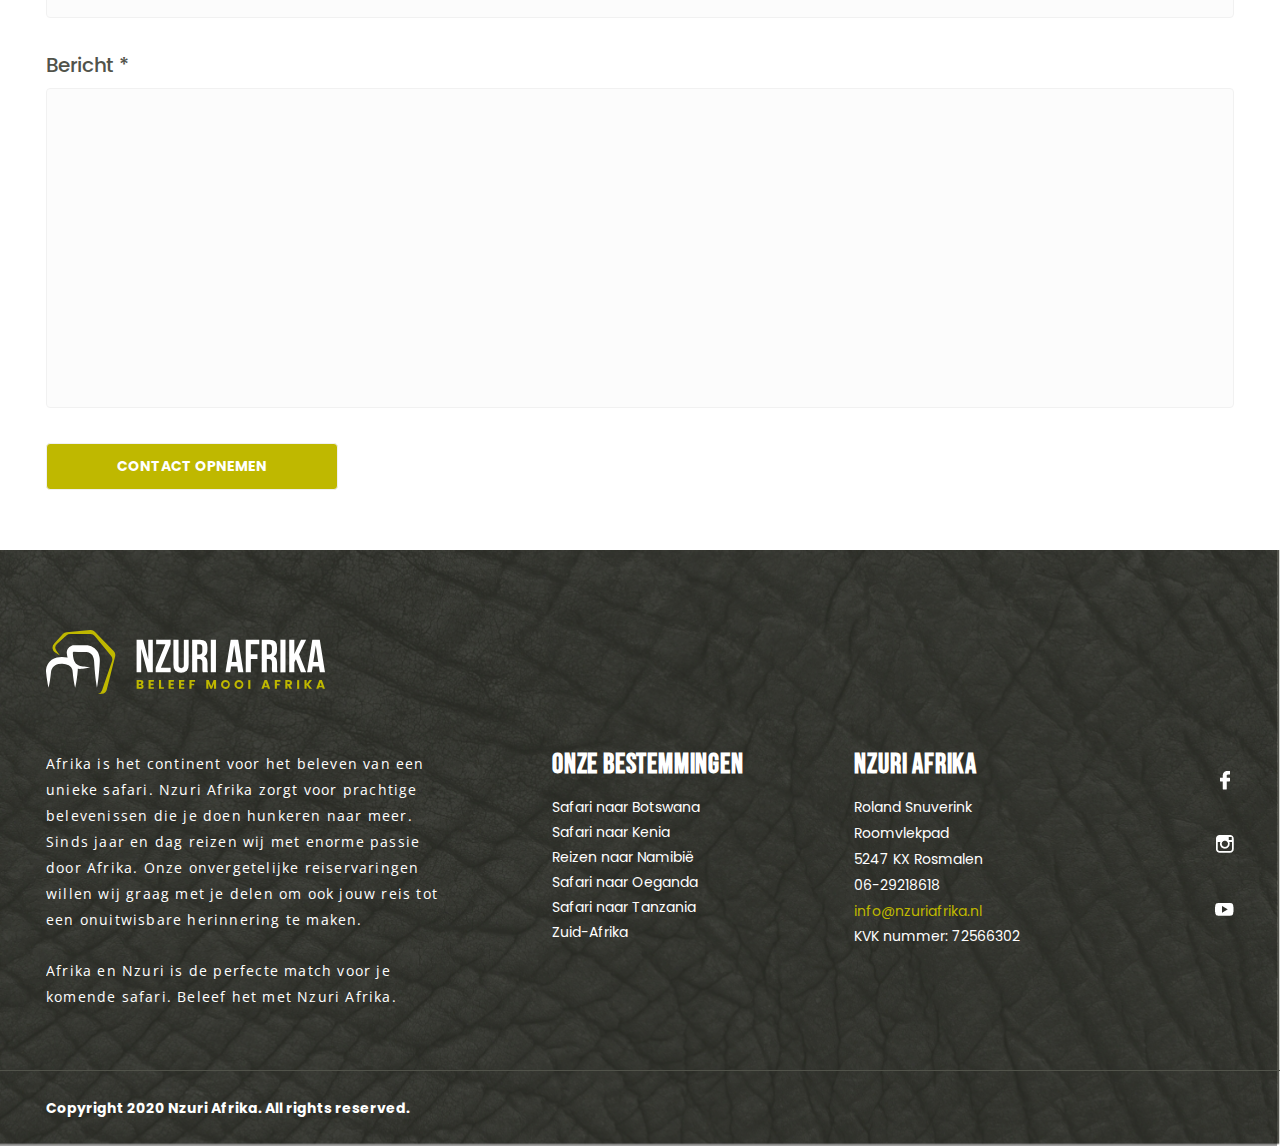
<file: contact.html>
<!doctype html>
<html>

<head>
    <!--All Meta -->
    <meta charset="utf-8">
    <meta http-equiv="x-ua-compatible" content="ie=edge">
    <meta name="description" content="">
    <meta name="viewport" content="width=device-width, initial-scale=1">
    <!-- page title -->
    <title>Contact Page</title>
    <link rel="stylesheet" href="assets/css/owl.carousel.css">
    <link rel="stylesheet" href="assets/css/style.css">
</head>

<body>
    <!-- header start -->
    <header class="header">
        <div class="wrapper">
            <div class="logo">
                <a href="index.html"><img src="assets/images/footer-logo.svg" alt=""></a>
            </div>
            <div class="header_right">
                <nav>
                    <ul>
                        <li><a class="active" href="index.html">Home</a></li>
                        <li><a href="bestemmingen.html">Bestemmingen</a></li>
                        <li><a href="reizen-page.html">Reizen</a></li>
                        <li><a href="over-ons.html">Over ons</a></li>
                        <li><a href="contact.html">Contact</a></li>
                        <li><a href="#">Blog</a></li>
                        <li><a href="tel:+31-(0)6 292 186 18">+31-(0)6 292 186 18</a></li>
                    </ul>
                </nav>
                <div class="bar_box">
                    <a class="bar" href="#">
                        <span></span>
                        <span></span>
                        <span></span>
                    </a>
                </div>
                <div class="search_bar">
                    <a href="#"><img src="assets/images/Search.svg" alt=""></a>
                </div>
            </div>
        </div>
    </header>
    <!-- header end -->
    <div class="main-content nzuriafrika_common contact-page">
        <!-- main content start -->
        <!-- banner start -->
        <div class="banner banner_common"
            style="background:url(assets/images/contact-bg.jpg)center center no-repeat; background-size: cover;">
            <div class="wrapper">
                <div class="banner_inner">
                    <div class="banner_title">
                        <h1>Nzuri en Afrika,
                            <br>de perfecte match.</h1>
                    </div>
                    <div class="social_icons">
                        <ul>
                            <li><a href="#"><img src="assets/images/facebook.png" alt=""></a></li>
                            <li><a href="#"><img src="assets/images/instagram.png" alt=""></a></li>
                            <li><a href="#"><img src="assets/images/youtube.png" alt=""></a></li>
                        </ul>
                    </div>
                </div>
            </div>
        </div>
        <!-- banner end -->
        <!-- Beleef maatwerk safari start -->
        <div class="mysterious">
            <div class="wrapper">
                <div class="left_part">
                    <h2>Interesse in één van onze reizen  of liever een reis op maat? </h2>
                    <p>Nzuri Afrika maakt maatwerkreizen naar unieke bestemmingen met bijzondere accommodaties in
                        Afrika. Wij verzamelen je wensen en ideeën over je droomreis en in samenwerking met jou maken
                        wij de puzzel voor een onvergetelijke reis compleet. Wij zorgen voor een bijzondere en
                        onvergetelijke beleving. Je kunt reizen door Afrika op een manier die bij jou past: een
                        privé-safari met gids, een self-drive, een fly-in safari, de keuze is aan jou. Wil je
                        overnachten in prachtige lodges, avontuurlijke tented camps of in de vrije natuur kamperen op
                        het dak van je auto. Het behoort allemaal tot de mogelijkheden.</p>
                    <p>Door onze samenwerking met Woni Safaris België kunnen wij naast maatwerk– en Nzuri Exclusief
                        reizen ook zorgvuldig samengestelde groepsreizen aanbieden. Welke wensen je ook hebt wij
                        proberen vanuit een persoonlijk contact een reis samen te stellen die aansluit bij jouw
                        reiswensen. Dit kan op een manier die bij jou past door een bezoek aan huis, een telefonische
                        afspraak of per mail. Door middel van het invullen van het contactformulier krijgen wij jouw
                        wensen en vragen in beeld en staan wij klaar om je jouw droomreis samen te stellen.</p>
                </div>
                <div class="right_part">
                    <div class="picture">
                        <img src="assets/images/logo-overons.png" alt="">
                        <img src="assets/images/woni-safari.png" alt="">
                    </div>
                    <div class="contact_address">
                        <h4>Nzuri Afrika</h4>
                        <p><strong>Roland Snuverink</strong><br>
                            Roomvlekpad 2<br>
                            5247KX Rosmalen.</p>
                        <span>06-29218618</span>
                        <a href="mailto:info@nzuriafrika.nl">info@nzuriafrika.nl</a>
                    </div>
                </div>
            </div>
        </div>
        <!-- Beleef maatwerk safari end -->
        <!-- contact form start -->
        <div class="contact_formstyling">
            <div class="wrapper">
                <h2>Vragen, specifieke wensen, of meer informatie?</h2>
                <div class="formstyling_inner">
                    <div class="field half">
                        <label>Naam *</label>
                        <input type="text">
                    </div>
                    <div class="field half">
                        <label>E-Mail *</label>
                        <input type="email">
                    </div>
                    <div class="field">
                        <label>Onderwerp *</label>
                        <input type="text">
                    </div>
                    <div class="field">
                        <label>Bericht *</label>
                        <textarea></textarea>
                    </div>
                    <div class="field">
                        <input type="submit" value="contact opnemen">
                    </div>
                </div>
            </div>
        </div>
        <!-- contact form end -->
        <!-- main content end -->
    </div>
    <!-- fotter start -->
    <footer>
        <div class="wrapper">
            <div class="footer_top">
                <div class="footer_logo">
                    <a href="index.html"><img src="assets/images/footer-logo.svg" alt=""></a>
                </div>

                <div class="footer_inner">
                    <div class="left_part">
                        <p>Afrika is het continent voor het beleven van een unieke safari. Nzuri Afrika zorgt voor
                            prachtige
                            belevenissen die je doen hunkeren naar meer. Sinds jaar en dag reizen wij met enorme passie
                            door
                            Afrika. Onze onvergetelijke reiservaringen willen wij graag met je delen om ook jouw reis
                            tot
                            een onuitwisbare herinnering te maken.
                        </p>
                        <p>Afrika en Nzuri is de perfecte match voor je komende safari. Beleef het met Nzuri Afrika.</p>
                    </div>
                    <div class="mid_part">
                        <h4>Onze bestemmingen</h4>
                        <ul>
                            <li><a href="#">Safari naar Botswana</a></li>
                            <li><a href="#">Safari naar Kenia</a></li>
                            <li><a href="#">Reizen naar Namibië</a></li>
                            <li><a href="#">Safari naar Oeganda</a></li>
                            <li><a href="#">Safari naar Tanzania</a></li>
                            <li><a href="#">Zuid-Afrika</a></li>
                        </ul>
                    </div>
                    <div class="right_part">
                        <h4>nzuri afrika</h4>
                        <p>Roland Snuverink<br>
                            Roomvlekpad<br>
                            5247 KX Rosmalen<br>
                            06-29218618
                        </p>
                        <a href="mailto:info@nzuriafrika.nl">info@nzuriafrika.nl</a>
                        <p>KVK nummer: 72566302</p>
                    </div>
                    <div class="social_icons">
                        <ul>
                            <li><a href="#"><img src="assets/images/facebook.png" alt=""></a></li>
                            <li><a href="#"><img src="assets/images/instagram.png" alt=""></a></li>
                            <li><a href="#"><img src="assets/images/youtube.png" alt=""></a></li>
                        </ul>
                    </div>
                </div>
            </div>
            <div class="copy_right">
                <p>Copyright 2020 Nzuri Afrika. All rights reserved.</p>
            </div>

        </div>
    </footer>
    <!-- fotter end -->

    <script src="assets/js/jquery.min.js"></script>
    <script src="assets/js/owl.carousel.min.js"></script>
    <script src="assets/js/custom.js"></script>

</body>

</html>
</file>
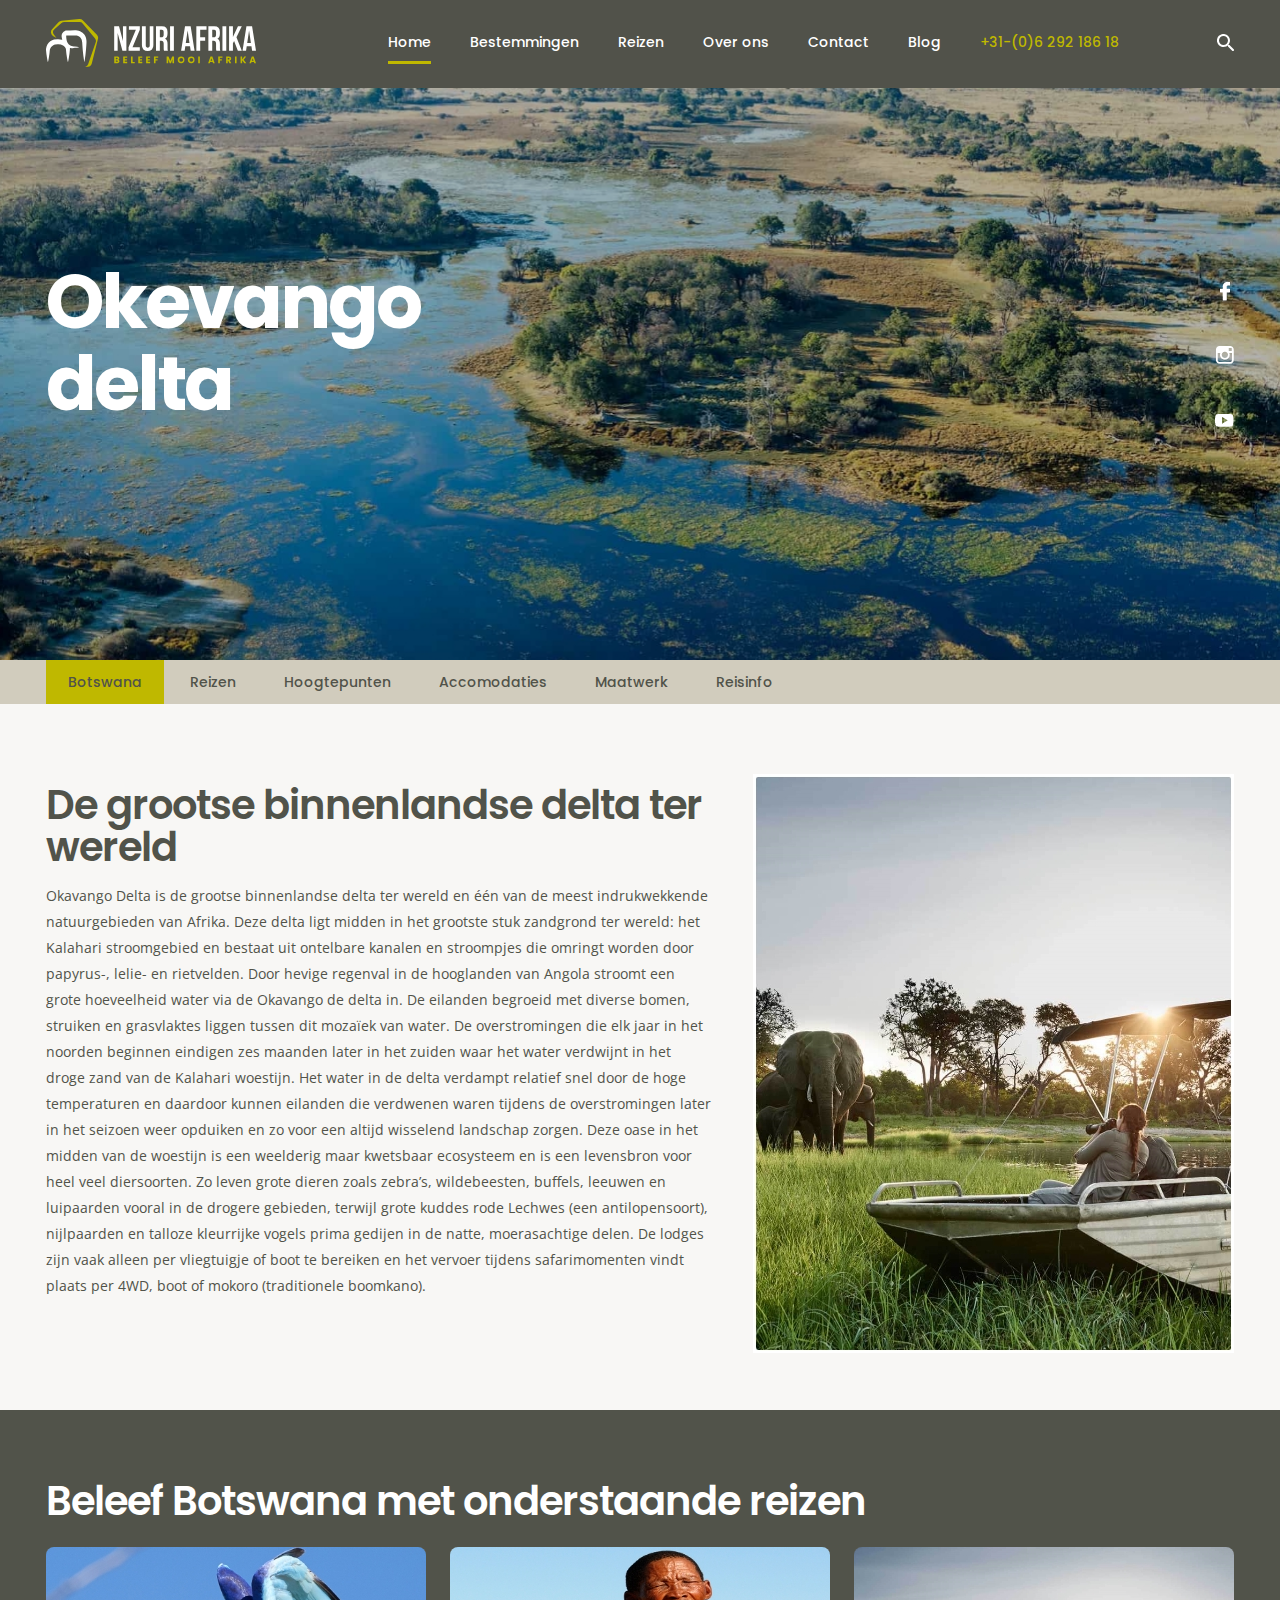
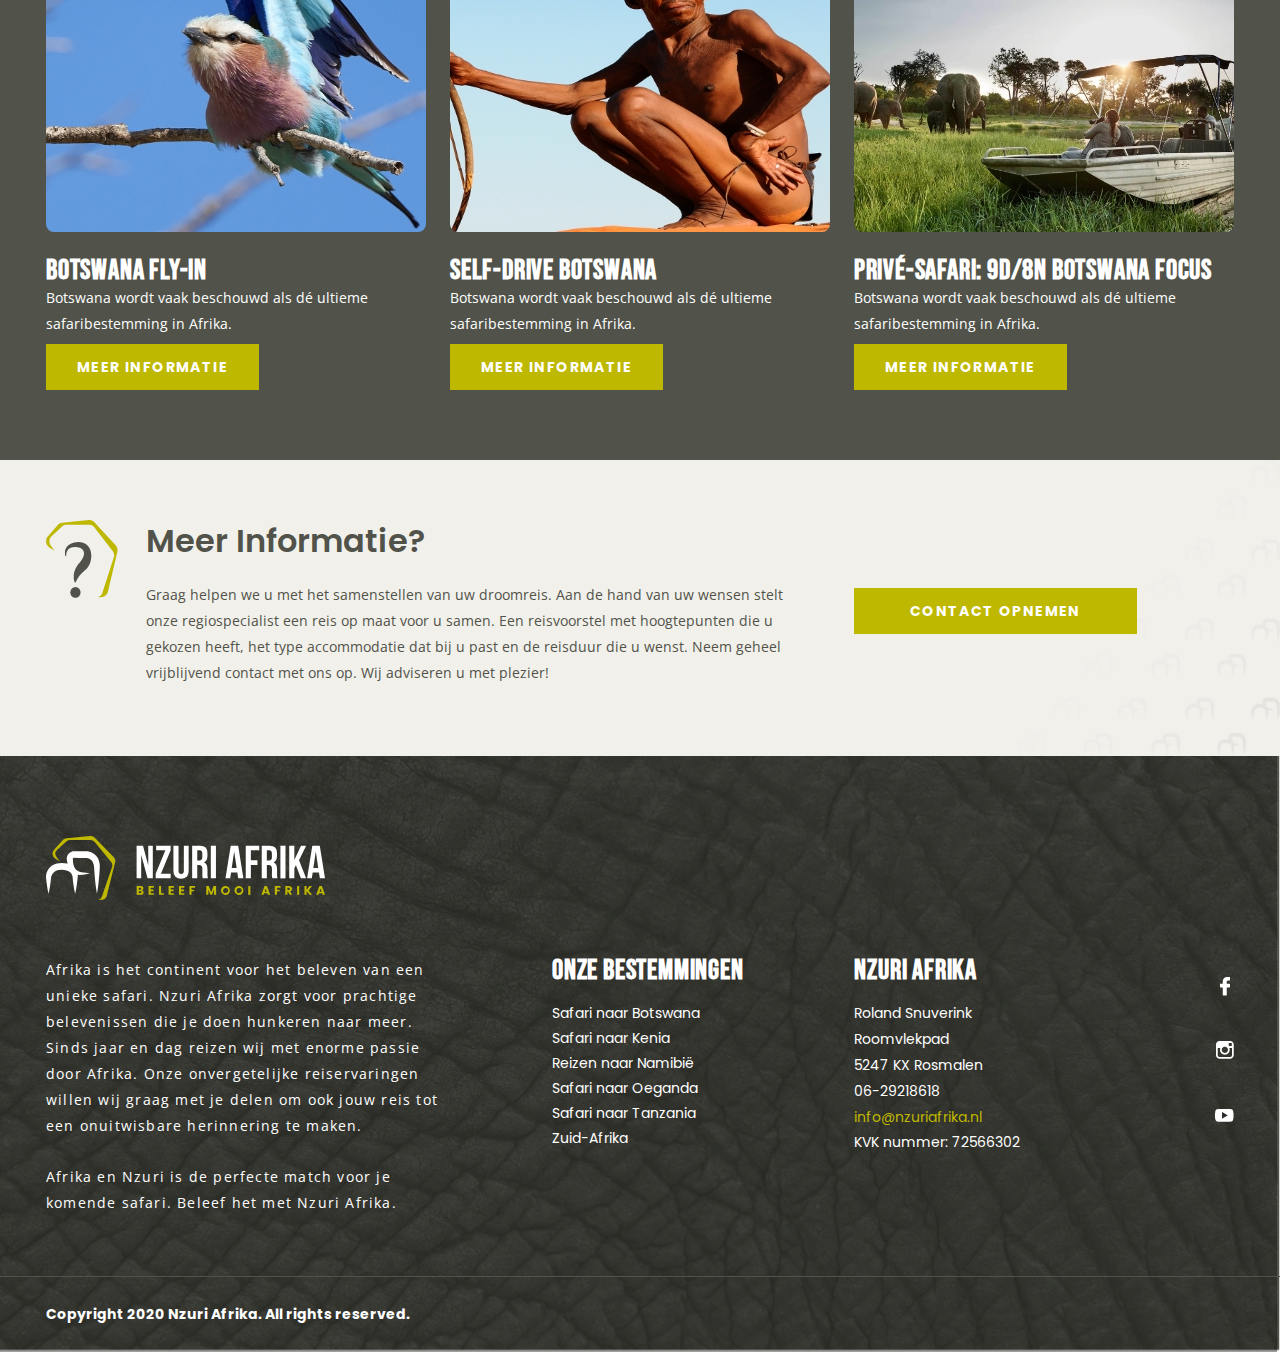
<file: hoogtepunt-one.html>
<!doctype html>
<html>

<head>
    <!--All Meta -->
    <meta charset="utf-8">
    <meta http-equiv="x-ua-compatible" content="ie=edge">
    <meta name="description" content="">
    <meta name="viewport" content="width=device-width, initial-scale=1">
    <!-- page title -->
    <title>Hoogtepunt One Page</title>
    <link rel="stylesheet" href="assets/css/owl.carousel.css">
    <link rel="stylesheet" href="assets/css/style.css">
</head>

<body>
    <!-- header start -->
    <header class="header">
        <div class="wrapper">
            <div class="logo">
                <a href="index.html"><img src="assets/images/footer-logo.svg" alt=""></a>
            </div>
            <div class="header_right">
                <nav>
                    <ul>
                        <li><a class="active" href="index.html">Home</a></li>
                        <li><a href="bestemmingen.html">Bestemmingen</a></li>
                        <li><a href="reizen-page.html">Reizen</a></li>
                        <li><a href="over-ons.html">Over ons</a></li>
                        <li><a href="contact.html">Contact</a></li>
                        <li><a href="#">Blog</a></li>
                        <li><a href="tel:+31-(0)6 292 186 18">+31-(0)6 292 186 18</a></li>
                    </ul>
                </nav>
                <div class="bar_box">
                    <a class="bar" href="#">
                        <span></span>
                        <span></span>
                        <span></span>
                    </a>
                </div>
                <div class="search_bar">
                    <a href="#"><img src="assets/images/Search.svg" alt=""></a>
                </div>
            </div>
        </div>
    </header>
    <!-- header end -->
    <div class="main-content nzuriafrika_common hoogtepuntone-page">
        <!-- main content start -->
        <!-- banner start -->
        <div class="banner banner_common"
            style="background:url(assets/images/hoogtepunten-one-bg.jpg)center center no-repeat; background-size: cover;">
            <div class="wrapper">
                <div class="banner_inner">
                    <div class="banner_title">
                        <h1>Okevango<br>delta</h1>
                    </div>
                    <div class="social_icons">
                        <ul>
                            <li><a href="#"><img src="assets/images/facebook.png" alt=""></a></li>
                            <li><a href="#"><img src="assets/images/instagram.png" alt=""></a></li>
                            <li><a href="#"><img src="assets/images/youtube.png" alt=""></a></li>
                        </ul>
                    </div>
                </div>
            </div>
        </div>
        <!-- banner end -->
        <!-- second sticky menu start  -->
        <div class="second_stickymenu">
            <div class="wrapper">
                <ul>
                    <li><a class="active" href="landen-page.html">Botswana</a></li>
                    <li><a href="reizen-page.html">Reizen</a></li>
                    <li><a href="hoogtepunten.html">Hoogtepunten</a></li>
                    <li><a href="accommodaties.html">Accomodaties</a></li>
                    <li><a href="maatwerk.html">Maatwerk</a></li>
                    <li><a href="reisinfo.html">Reisinfo</a></li>
                </ul>
            </div>
        </div>
        <!-- second sticky menu end -->
        <!-- Beleef maatwerk safari start -->
        <div class="mysterious">
            <div class="wrapper">
                <div class="left_part">
                    <h2>De grootse binnenlandse
                        delta ter wereld</h2>
                    <p>Okavango Delta is de grootse binnenlandse delta ter wereld en één van de meest indrukwekkende
                        natuurgebieden van Afrika. Deze delta ligt midden in het grootste stuk zandgrond ter wereld: het
                        Kalahari stroomgebied en bestaat uit ontelbare kanalen en stroompjes die omringt worden door
                        papyrus-, lelie- en rietvelden. Door hevige regenval in de hooglanden van Angola stroomt een
                        grote hoeveelheid water via de Okavango de delta in. De eilanden begroeid met diverse bomen,
                        struiken en grasvlaktes liggen tussen dit mozaïek van water. De overstromingen die elk jaar in
                        het noorden beginnen eindigen zes maanden later in het zuiden waar het water verdwijnt in het
                        droge zand van de Kalahari woestijn. Het water in de delta verdampt relatief snel door de hoge
                        temperaturen en daardoor kunnen eilanden die verdwenen waren tijdens de overstromingen later in
                        het seizoen weer opduiken en zo voor een altijd wisselend landschap zorgen. Deze oase in het
                        midden van de woestijn is een weelderig maar kwetsbaar ecosysteem en is een levensbron voor heel
                        veel diersoorten. Zo leven grote dieren zoals zebra’s, wildebeesten, buffels, leeuwen en
                        luipaarden vooral in de drogere gebieden, terwijl grote kuddes rode Lechwes (een
                        antilopensoort), nijlpaarden en talloze kleurrijke vogels prima gedijen in de natte,
                        moerasachtige delen. De lodges zijn vaak alleen per vliegtuigje of boot te bereiken en het
                        vervoer tijdens safarimomenten vindt plaats per 4WD, boot of mokoro (traditionele boomkano).
                    </p>
                </div>
                <div class="right_part">
                    <img src="assets/images/img22.jpg" alt="">
                </div>
            </div>
        </div>
        <!-- Beleef maatwerk safari end -->
        <!-- Top trips start -->
        <div class="top_trips">
            <div class="wrapper">
                <h2>Beleef Botswana met onderstaande reizen</h2>
                <div class="inner_content">
                    <div class="card_trips">
                        <a class="image" href="#">
                            <img src="assets/images/img13.jpg" alt="">
                        </a>
                        <div class="text">
                            <h4>Botswana Fly-in</h4>
                            <p>Botswana wordt vaak beschouwd als dé ultieme 
                                safaribestemming in Afrika. </p>
                        </div>
                        <div class="btn_box">
                            <a href="#">Meer informatie</a>
                        </div>
                    </div>

                    <div class="card_trips">
                        <a class="image" href="#">
                            <img src="assets/images/img14.jpg" alt="">
                        </a>
                        <div class="text">
                            <h4>Self-drive Botswana</h4>
                            <p>Botswana wordt vaak beschouwd als dé ultieme 
                                safaribestemming in Afrika. </p>
                        </div>
                        <div class="btn_box">
                            <a href="#">Meer informatie</a>
                        </div>
                    </div>
                    <div class="card_trips">
                        <a class="image" href="#">
                            <img src="assets/images/img15.jpg" alt="">
                        </a>
                        <div class="text">
                            <h4>Privé-safari: 9d/8n Botswana focus</h4>
                            <p>Botswana wordt vaak beschouwd als dé ultieme 
                                safaribestemming in Afrika. </p>
                        </div>
                        <div class="btn_box">
                            <a href="#">Meer informatie</a>
                        </div>
                    </div>
                </div>
            </div>
        </div>
        <!-- Top trips end -->
        <!-- cta start -->
        <div class="cta">
            <div class="wrapper">
                <div class="cta_inner">
                    <div class="left_box">
                        <h3>Meer Informatie?</h3>
                        <p>Graag helpen we u met het samenstellen van uw droomreis. Aan de hand van uw wensen stelt onze
                            regiospecialist een reis op maat voor u samen. Een reisvoorstel met hoogtepunten die u
                            gekozen heeft, het type accommodatie dat bij u past en de reisduur die u wenst. Neem geheel
                            vrijblijvend contact met ons op. Wij adviseren u met plezier!</p>
                    </div>
                    <div class="right_box">
                        <div class="btn_box">
                            <a href="#">contact opnemen</a>
                        </div>
                    </div>
                </div>
            </div>
        </div>
        <!-- cta end -->
        <!-- main content end -->
    </div>
    <!-- fotter start -->
    <footer>
        <div class="wrapper">
            <div class="footer_top">
                <div class="footer_logo">
                    <a href="index.html"><img src="assets/images/footer-logo.svg" alt=""></a>
                </div>

                <div class="footer_inner">
                    <div class="left_part">
                        <p>Afrika is het continent voor het beleven van een unieke safari. Nzuri Afrika zorgt voor
                            prachtige
                            belevenissen die je doen hunkeren naar meer. Sinds jaar en dag reizen wij met enorme passie
                            door
                            Afrika. Onze onvergetelijke reiservaringen willen wij graag met je delen om ook jouw reis
                            tot
                            een onuitwisbare herinnering te maken.
                        </p>
                        <p>Afrika en Nzuri is de perfecte match voor je komende safari. Beleef het met Nzuri Afrika.</p>
                    </div>
                    <div class="mid_part">
                        <h4>Onze bestemmingen</h4>
                        <ul>
                            <li><a href="#">Safari naar Botswana</a></li>
                            <li><a href="#">Safari naar Kenia</a></li>
                            <li><a href="#">Reizen naar Namibië</a></li>
                            <li><a href="#">Safari naar Oeganda</a></li>
                            <li><a href="#">Safari naar Tanzania</a></li>
                            <li><a href="#">Zuid-Afrika</a></li>
                        </ul>
                    </div>
                    <div class="right_part">
                        <h4>nzuri afrika</h4>
                        <p>Roland Snuverink<br>
                            Roomvlekpad<br>
                            5247 KX Rosmalen<br>
                            06-29218618
                        </p>
                        <a href="mailto:info@nzuriafrika.nl">info@nzuriafrika.nl</a>
                        <p>KVK nummer: 72566302</p>
                    </div>
                    <div class="social_icons">
                        <ul>
                            <li><a href="#"><img src="assets/images/facebook.png" alt=""></a></li>
                            <li><a href="#"><img src="assets/images/instagram.png" alt=""></a></li>
                            <li><a href="#"><img src="assets/images/youtube.png" alt=""></a></li>
                        </ul>
                    </div>
                </div>
            </div>
            <div class="copy_right">
                <p>Copyright 2020 Nzuri Afrika. All rights reserved.</p>
            </div>

        </div>
    </footer>
    <!-- fotter end -->

    <script src="assets/js/jquery.min.js"></script>
    <script src="assets/js/owl.carousel.min.js"></script>
    <script src="assets/js/custom.js"></script>

</body>

</html>
</file>
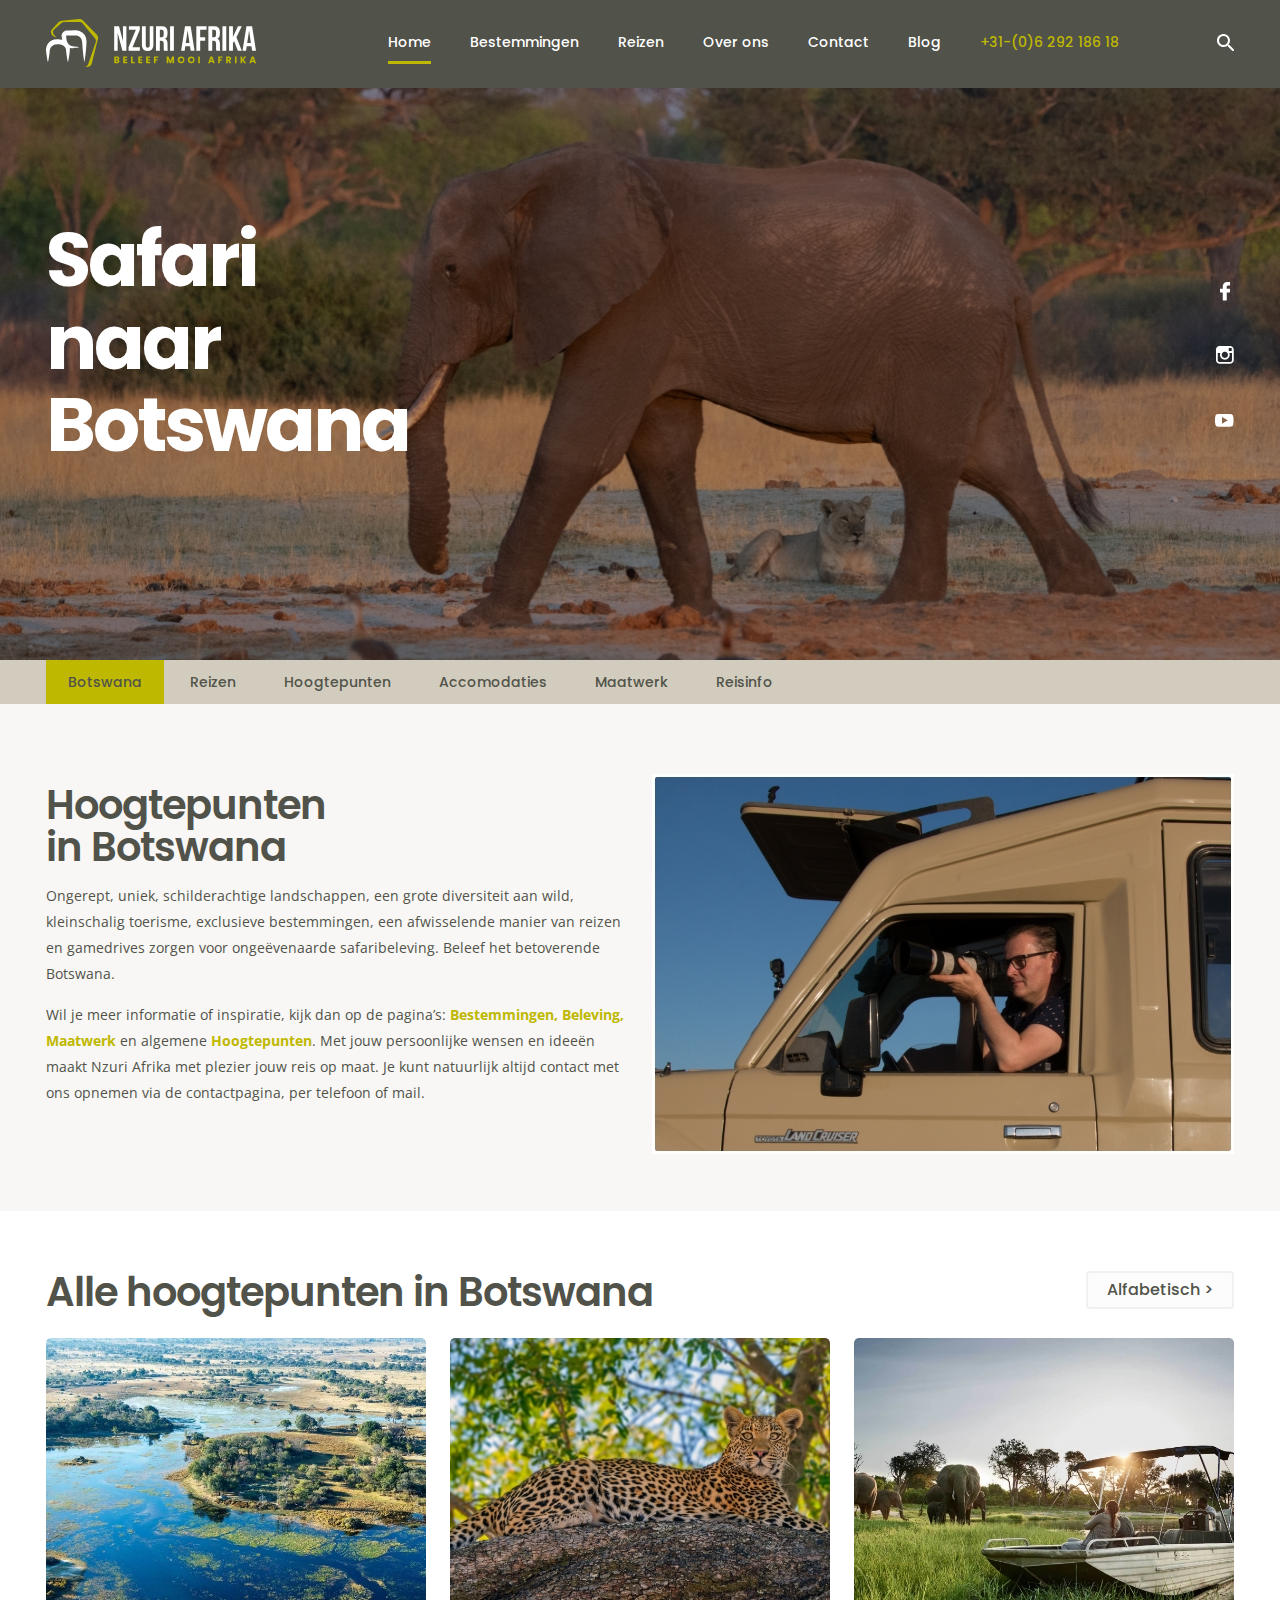
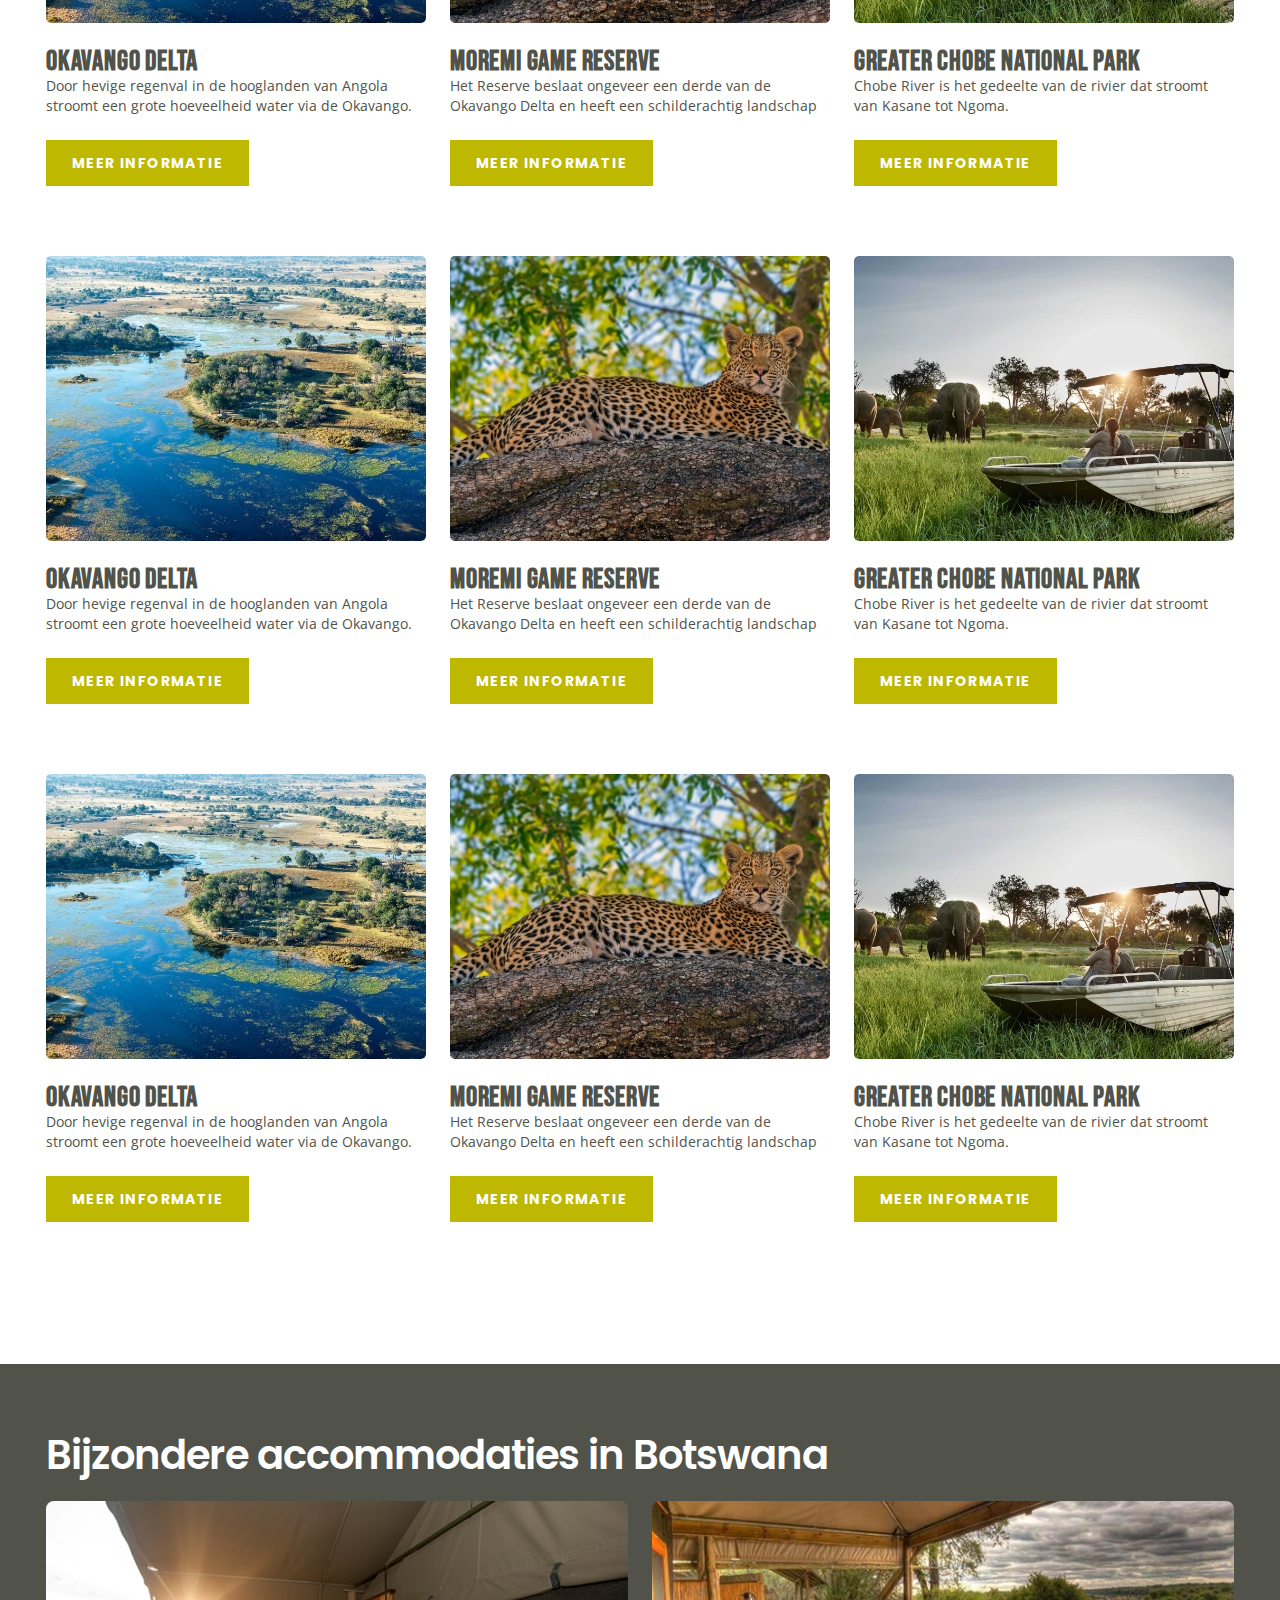
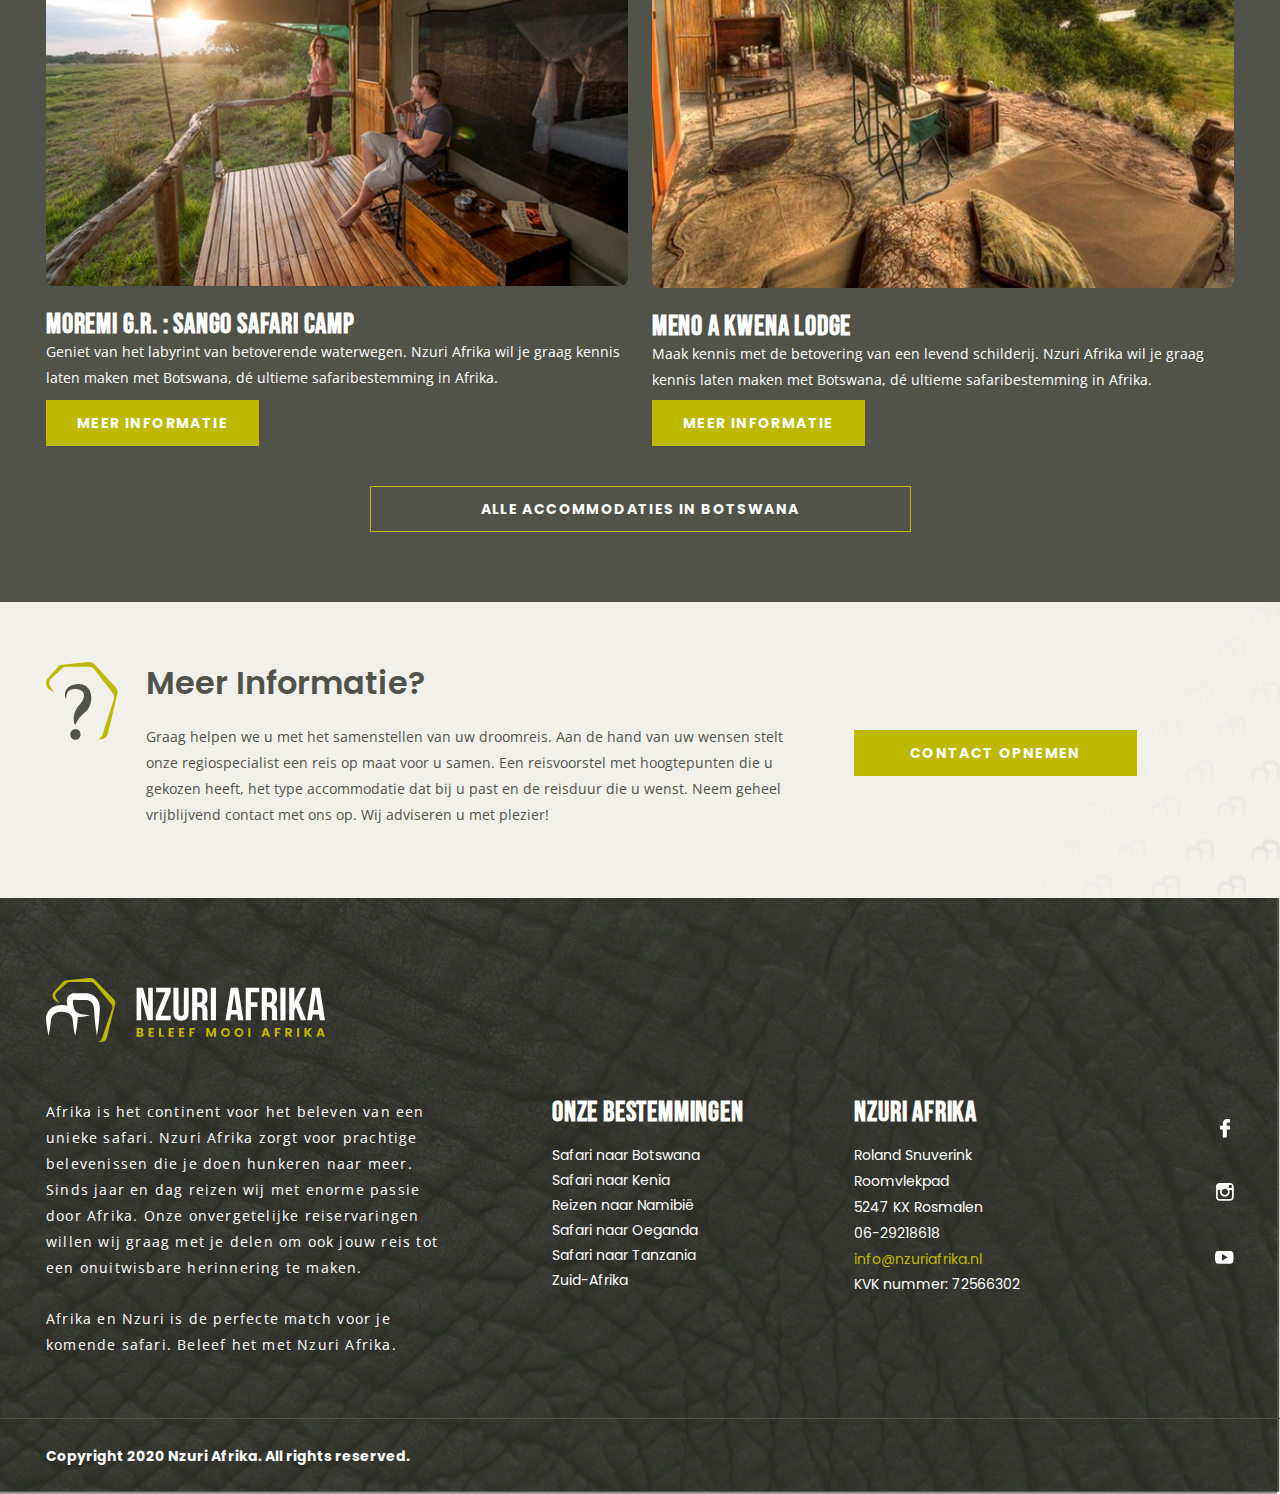
<file: hoogtepunten.html>
<!doctype html>
<html>

<head>
    <!--All Meta -->
    <meta charset="utf-8">
    <meta http-equiv="x-ua-compatible" content="ie=edge">
    <meta name="description" content="">
    <meta name="viewport" content="width=device-width, initial-scale=1">
    <!-- page title -->
    <title>Hoogtepunten Page</title>
    <link rel="stylesheet" href="assets/css/owl.carousel.css">
    <link rel="stylesheet" href="assets/css/style.css">
</head>

<body>
    <!-- header start -->
    <header class="header">
        <div class="wrapper">
            <div class="logo">
                <a href="index.html"><img src="assets/images/footer-logo.svg" alt=""></a>
            </div>
            <div class="header_right">
                <nav>
                    <ul>
                        <li><a class="active" href="index.html">Home</a></li>
                        <li><a href="bestemmingen.html">Bestemmingen</a></li>
                        <li><a href="reizen-page.html">Reizen</a></li>
                        <li><a href="over-ons.html">Over ons</a></li>
                        <li><a href="contact.html">Contact</a></li>
                        <li><a href="#">Blog</a></li>
                        <li><a href="tel:+31-(0)6 292 186 18">+31-(0)6 292 186 18</a></li>
                    </ul>
                </nav>
                <div class="bar_box">
                    <a class="bar" href="#">
                        <span></span>
                        <span></span>
                        <span></span>
                    </a>
                </div>
                <div class="search_bar">
                    <a href="#"><img src="assets/images/Search.svg" alt=""></a>
                </div>
            </div>
        </div>
    </header>
    <!-- header end -->
    <div class="main-content hoogtepunten-page">
        <!-- main content start -->
        <!-- banner start -->
        <div class="banner banner_common"
            style="background:url(assets/images/hoogtep-bg.jpg)center center no-repeat; background-size: cover;">
            <div class="wrapper">
                <div class="banner_inner">
                    <div class="banner_title">
                        <h1>Safari<br>naar <br>Botswana</h1>
                    </div>
                    <div class="social_icons">
                        <ul>
                            <li><a href="#"><img src="assets/images/facebook.png" alt=""></a></li>
                            <li><a href="#"><img src="assets/images/instagram.png" alt=""></a></li>
                            <li><a href="#"><img src="assets/images/youtube.png" alt=""></a></li>
                        </ul>
                    </div>
                </div>
            </div>
        </div>
        <!-- banner end -->
        <!-- second sticky menu start  -->
        <div class="second_stickymenu">
            <div class="wrapper">
                <ul>
                    <li><a class="active" href="landen-page.html">Botswana</a></li>
                    <li><a href="reizen-page.html">Reizen</a></li>
                    <li><a href="hoogtepunten.html">Hoogtepunten</a></li>
                    <li><a href="accommodaties.html">Accomodaties</a></li>
                    <li><a href="maatwerk.html">Maatwerk</a></li>
                    <li><a href="reisinfo.html">Reisinfo</a></li>
                </ul>
            </div>
        </div>
        <!-- second sticky menu end -->
        <!-- Beleef maatwerk safari start -->
        <div class="mysterious">
            <div class="wrapper">
                <div class="left_part">
                    <h2>Hoogtepunten<br>
                        in Botswana</h2>
                    <p>Ongerept, uniek, schilderachtige landschappen, een grote diversiteit aan wild, kleinschalig
                        toerisme, exclusieve bestemmingen, een afwisselende manier van reizen en gamedrives zorgen voor
                        ongeëvenaarde safaribeleving. Beleef het betoverende Botswana. </p>
                    <p>Wil je meer informatie of inspiratie, kijk dan op de pagina’s: <span>Bestemmingen, Beleving,
                            Maatwerk</span>
                        en algemene <span> Hoogtepunten</span>. Met jouw persoonlijke wensen en ideeën maakt Nzuri
                        Afrika met plezier
                        jouw reis op maat. Je kunt natuurlijk altijd contact met ons opnemen via de contactpagina, per
                        telefoon of mail.</p>
                </div>
                <div class="right_part">
                    <img src="assets/images/img18.jpg" alt="">
                </div>
            </div>
        </div>
        <!-- Beleef maatwerk safari end -->
        <!-- reisaanbod in Afrika start -->
        <div class="travel_offer">
            <div class="wrapper">
                <h2>Alle hoogtepunten in Botswana</h2>
                <a class="farword_btn" href="#">Alfabetisch > </a>
                <div class="card_inner">
                    <div class="card">
                        <div class="image">
                            <img src="assets/images/img4.jpg" alt="">
                        </div>
                        <div class="text">
                            <h4>Okavango Delta</h4>
                            <p>Door hevige regenval in de hooglanden van Angola 
                                stroomt een grote hoeveelheid water via de Okavango.</p>
                        </div>
                        <div class="btn_box">
                            <a href="#">Meer informatie</a>
                        </div>
                    </div>

                    <div class="card">
                        <div class="image">
                            <img src="assets/images/img5.jpg" alt="">
                        </div>
                        <div class="text">
                            <h4>Moremi Game Reserve</h4>
                            <p>Het Reserve beslaat ongeveer een derde van de 
                                Okavango Delta en heeft een schilderachtig landschap</p>
                        </div>
                        <div class="btn_box">
                            <a href="#">Meer informatie</a>
                        </div>
                    </div>

                    <div class="card">
                        <div class="image">
                            <img src="assets/images/img6.jpg" alt="">
                        </div>
                        <div class="text">
                            <h4>Greater Chobe National Park</h4>
                            <p>Chobe River is het gedeelte van de rivier 
                                dat stroomt van Kasane tot Ngoma. </p>
                        </div>
                        <div class="btn_box">
                            <a href="#">Meer informatie</a>
                        </div>
                    </div>
                    <div class="card">
                        <div class="image">
                            <img src="assets/images/img4.jpg" alt="">
                        </div>
                        <div class="text">
                            <h4>Okavango Delta</h4>
                            <p>Door hevige regenval in de hooglanden van Angola 
                                stroomt een grote hoeveelheid water via de Okavango.</p>
                        </div>
                        <div class="btn_box">
                            <a href="#">Meer informatie</a>
                        </div>
                    </div>

                    <div class="card">
                        <div class="image">
                            <img src="assets/images/img5.jpg" alt="">
                        </div>
                        <div class="text">
                            <h4>Moremi Game Reserve</h4>
                            <p>Het Reserve beslaat ongeveer een derde van de 
                                Okavango Delta en heeft een schilderachtig landschap</p>
                        </div>
                        <div class="btn_box">
                            <a href="#">Meer informatie</a>
                        </div>
                    </div>

                    <div class="card">
                        <div class="image">
                            <img src="assets/images/img6.jpg" alt="">
                        </div>
                        <div class="text">
                            <h4>Greater Chobe National Park</h4>
                            <p>Chobe River is het gedeelte van de rivier 
                                dat stroomt van Kasane tot Ngoma. </p>
                        </div>
                        <div class="btn_box">
                            <a href="#">Meer informatie</a>
                        </div>
                    </div>
                    <div class="card">
                        <div class="image">
                            <img src="assets/images/img4.jpg" alt="">
                        </div>
                        <div class="text">
                            <h4>Okavango Delta</h4>
                            <p>Door hevige regenval in de hooglanden van Angola 
                                stroomt een grote hoeveelheid water via de Okavango.</p>
                        </div>
                        <div class="btn_box">
                            <a href="#">Meer informatie</a>
                        </div>
                    </div>

                    <div class="card">
                        <div class="image">
                            <img src="assets/images/img5.jpg" alt="">
                        </div>
                        <div class="text">
                            <h4>Moremi Game Reserve</h4>
                            <p>Het Reserve beslaat ongeveer een derde van de 
                                Okavango Delta en heeft een schilderachtig landschap</p>
                        </div>
                        <div class="btn_box">
                            <a href="#">Meer informatie</a>
                        </div>
                    </div>

                    <div class="card">
                        <div class="image">
                            <img src="assets/images/img6.jpg" alt="">
                        </div>
                        <div class="text">
                            <h4>Greater Chobe National Park</h4>
                            <p>Chobe River is het gedeelte van de rivier 
                                dat stroomt van Kasane tot Ngoma. </p>
                        </div>
                        <div class="btn_box">
                            <a href="#">Meer informatie</a>
                        </div>
                    </div>
                </div>           
            </div>
        </div>
        <!-- reisaanbod in Afrika end -->
        <!-- Top trips start -->
        <div class="top_trips">
            <div class="wrapper">
                <h2>Bijzondere accommodaties in Botswana</h2>
                <div class="inner_content">
                    <div class="card_trips">
                        <a class="image" href="#">
                            <img src="assets/images/img19.jpg" alt="">
                        </a>
                        <div class="text">
                            <h4>Moremi G.R. : Sango Safari Camp</h4>
                            <p>Geniet van het labyrint van betoverende waterwegen. Nzuri Afrika wil je graag kennis 
                                laten maken met Botswana, dé ultieme safaribestemming in Afrika.</p>
                        </div>
                        <div class="btn_box">
                            <a href="#">Meer informatie</a>
                        </div>
                    </div>

                    <div class="card_trips">
                        <a class="image" href="#">
                            <img src="assets/images/img20.jpg" alt="">
                        </a>
                        <div class="text">
                            <h4>Meno a Kwena Lodge</h4>
                            <p>Maak kennis met de betovering van een levend schilderij. Nzuri Afrika wil je graag 
                                kennis laten maken met Botswana, dé ultieme safaribestemming in Afrika.</p>
                        </div>
                        <div class="btn_box">
                            <a href="#">Meer informatie</a>
                        </div>
                    </div>
                </div>
                <div class="btn_boxlarge">
                    <a href="#">alle accommodaties in botswana</a>
                </div>
            </div>
        </div>
        <!-- Top trips end -->       
        <!-- cta start -->
        <div class="cta">
            <div class="wrapper">
                <div class="cta_inner">
                    <div class="left_box">
                        <h3>Meer Informatie?</h3>
                        <p>Graag helpen we u met het samenstellen van uw droomreis. Aan de hand van uw wensen stelt onze
                            regiospecialist een reis op maat voor u samen. Een reisvoorstel met hoogtepunten die u
                            gekozen heeft, het type accommodatie dat bij u past en de reisduur die u wenst. Neem geheel
                            vrijblijvend contact met ons op. Wij adviseren u met plezier!</p>
                    </div>
                    <div class="right_box">
                        <div class="btn_box">
                            <a href="#">contact opnemen</a>
                        </div>
                    </div>
                </div>
            </div>
        </div>
        <!-- cta end -->
        <!-- main content end -->
    </div>
    <!-- fotter start -->
    <footer>
        <div class="wrapper">
            <div class="footer_top">
                <div class="footer_logo">
                    <a href="index.html"><img src="assets/images/footer-logo.svg" alt=""></a>
                </div>

                <div class="footer_inner">
                    <div class="left_part">
                        <p>Afrika is het continent voor het beleven van een unieke safari. Nzuri Afrika zorgt voor
                            prachtige
                            belevenissen die je doen hunkeren naar meer. Sinds jaar en dag reizen wij met enorme passie
                            door
                            Afrika. Onze onvergetelijke reiservaringen willen wij graag met je delen om ook jouw reis
                            tot
                            een onuitwisbare herinnering te maken.
                        </p>
                        <p>Afrika en Nzuri is de perfecte match voor je komende safari. Beleef het met Nzuri Afrika.</p>
                    </div>
                    <div class="mid_part">
                        <h4>Onze bestemmingen</h4>
                        <ul>
                            <li><a href="#">Safari naar Botswana</a></li>
                            <li><a href="#">Safari naar Kenia</a></li>
                            <li><a href="#">Reizen naar Namibië</a></li>
                            <li><a href="#">Safari naar Oeganda</a></li>
                            <li><a href="#">Safari naar Tanzania</a></li>
                            <li><a href="#">Zuid-Afrika</a></li>
                        </ul>
                    </div>
                    <div class="right_part">
                        <h4>nzuri afrika</h4>
                        <p>Roland Snuverink<br>
                            Roomvlekpad<br>
                            5247 KX Rosmalen<br>
                            06-29218618
                        </p>
                        <a href="mailto:info@nzuriafrika.nl">info@nzuriafrika.nl</a>
                        <p>KVK nummer: 72566302</p>
                    </div>
                    <div class="social_icons">
                        <ul>
                            <li><a href="#"><img src="assets/images/facebook.png" alt=""></a></li>
                            <li><a href="#"><img src="assets/images/instagram.png" alt=""></a></li>
                            <li><a href="#"><img src="assets/images/youtube.png" alt=""></a></li>
                        </ul>
                    </div>
                </div>
            </div>
            <div class="copy_right">
                <p>Copyright 2020 Nzuri Afrika. All rights reserved.</p>
            </div>

        </div>
    </footer>
    <!-- fotter end -->

    <script src="assets/js/jquery.min.js"></script>
    <script src="assets/js/owl.carousel.min.js"></script>
    <script src="assets/js/custom.js"></script>

</body>

</html>
</file>
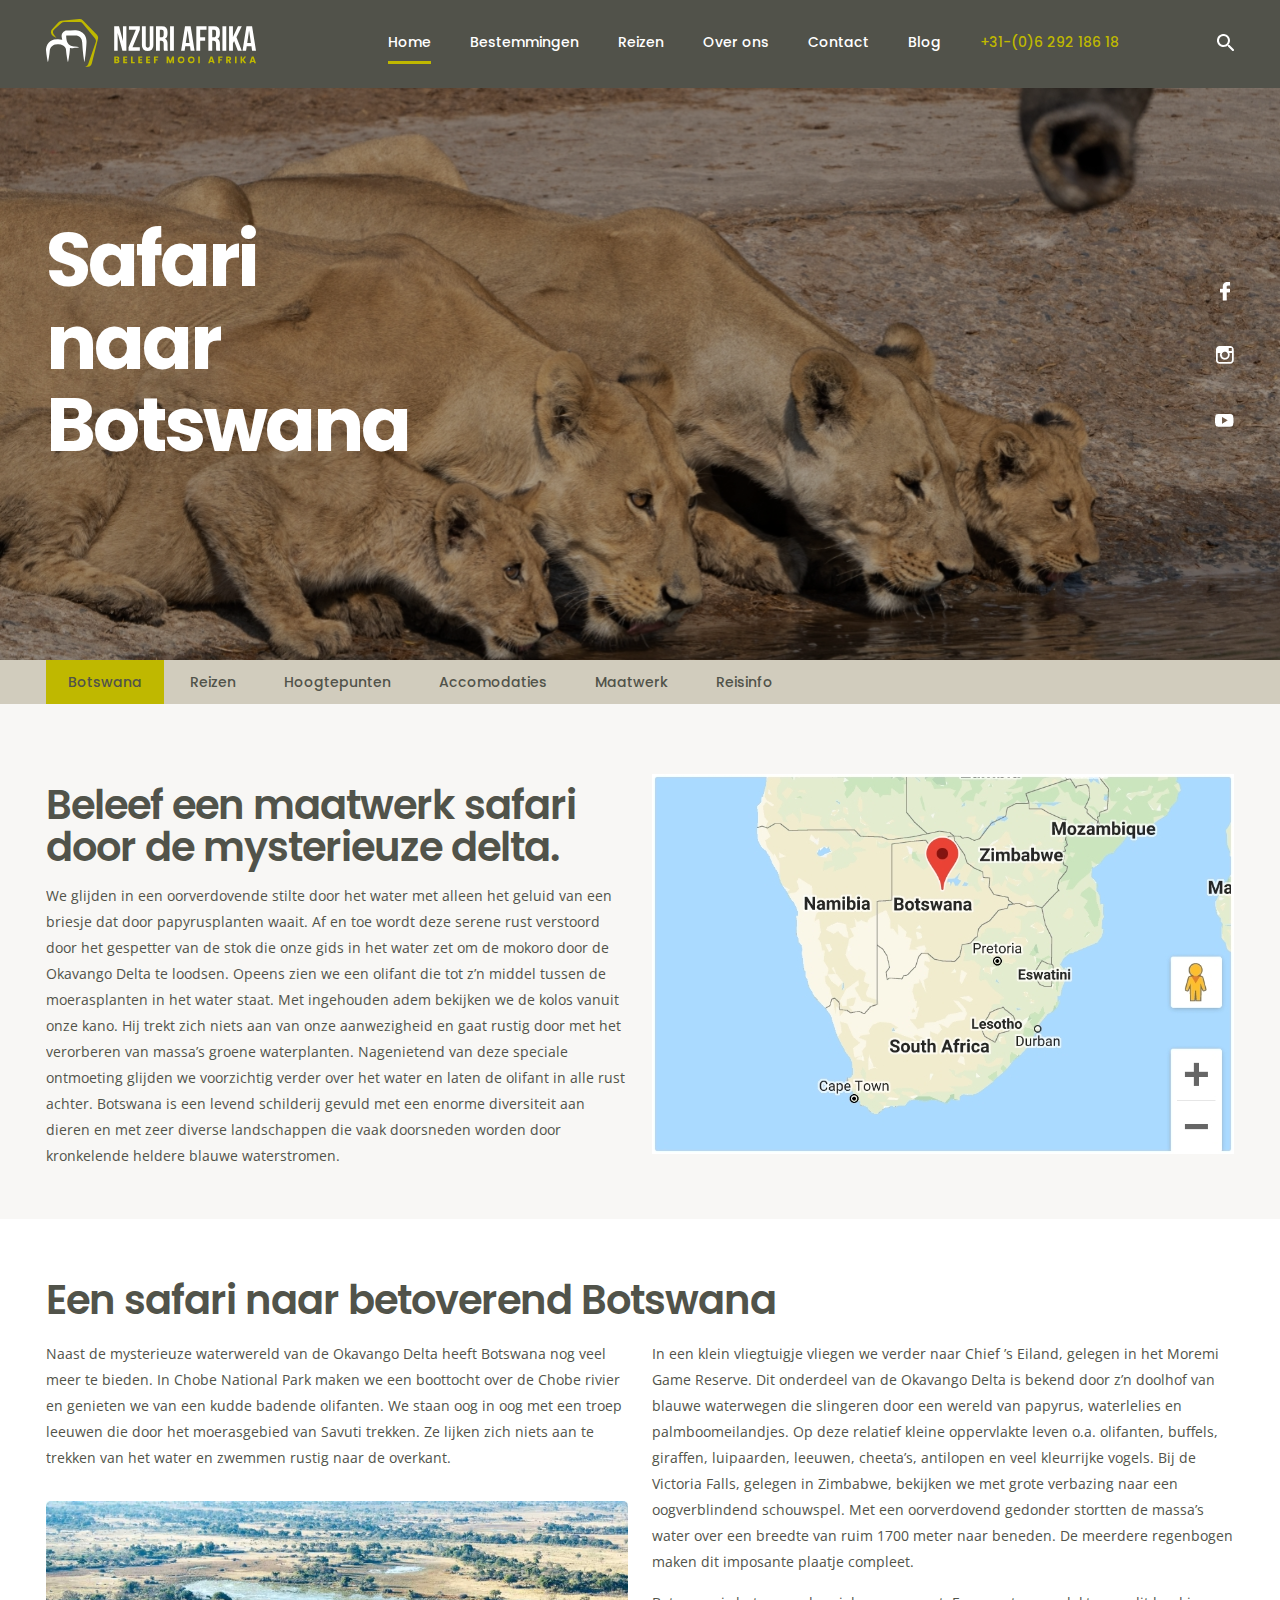
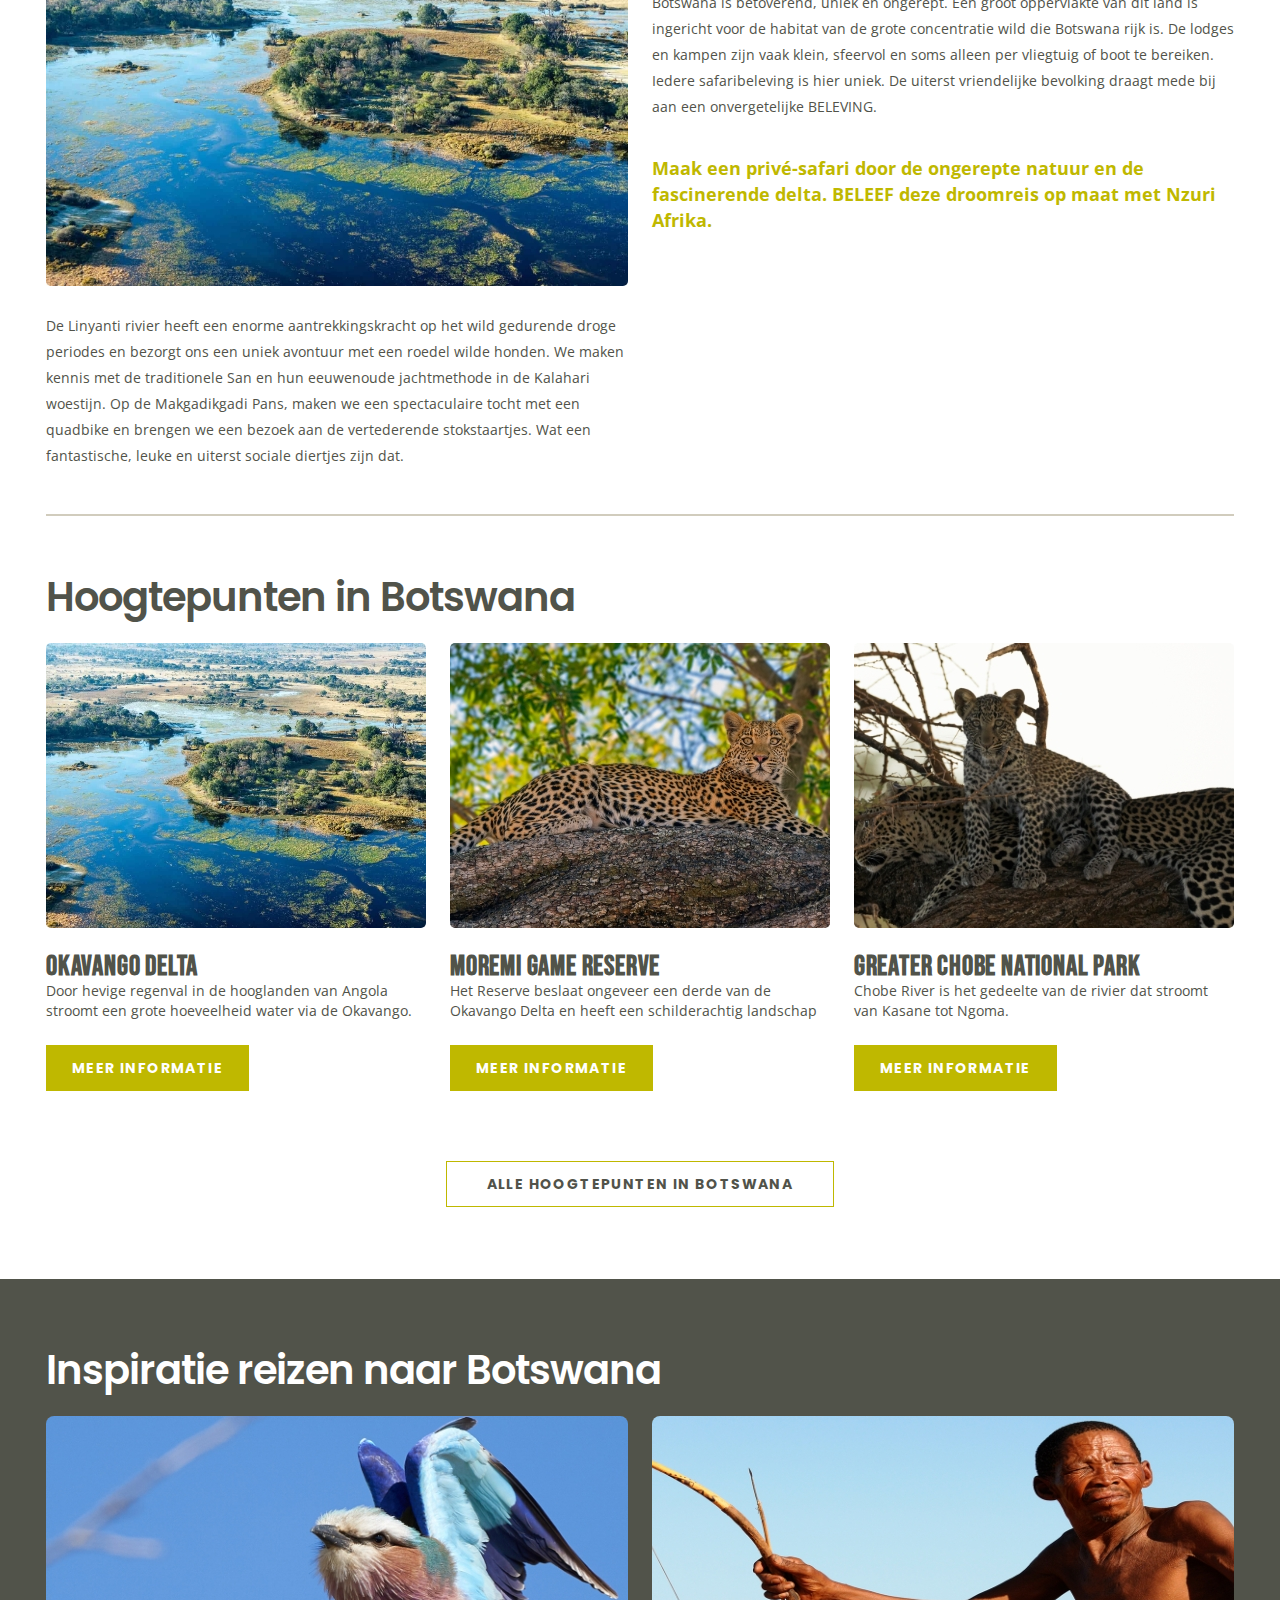
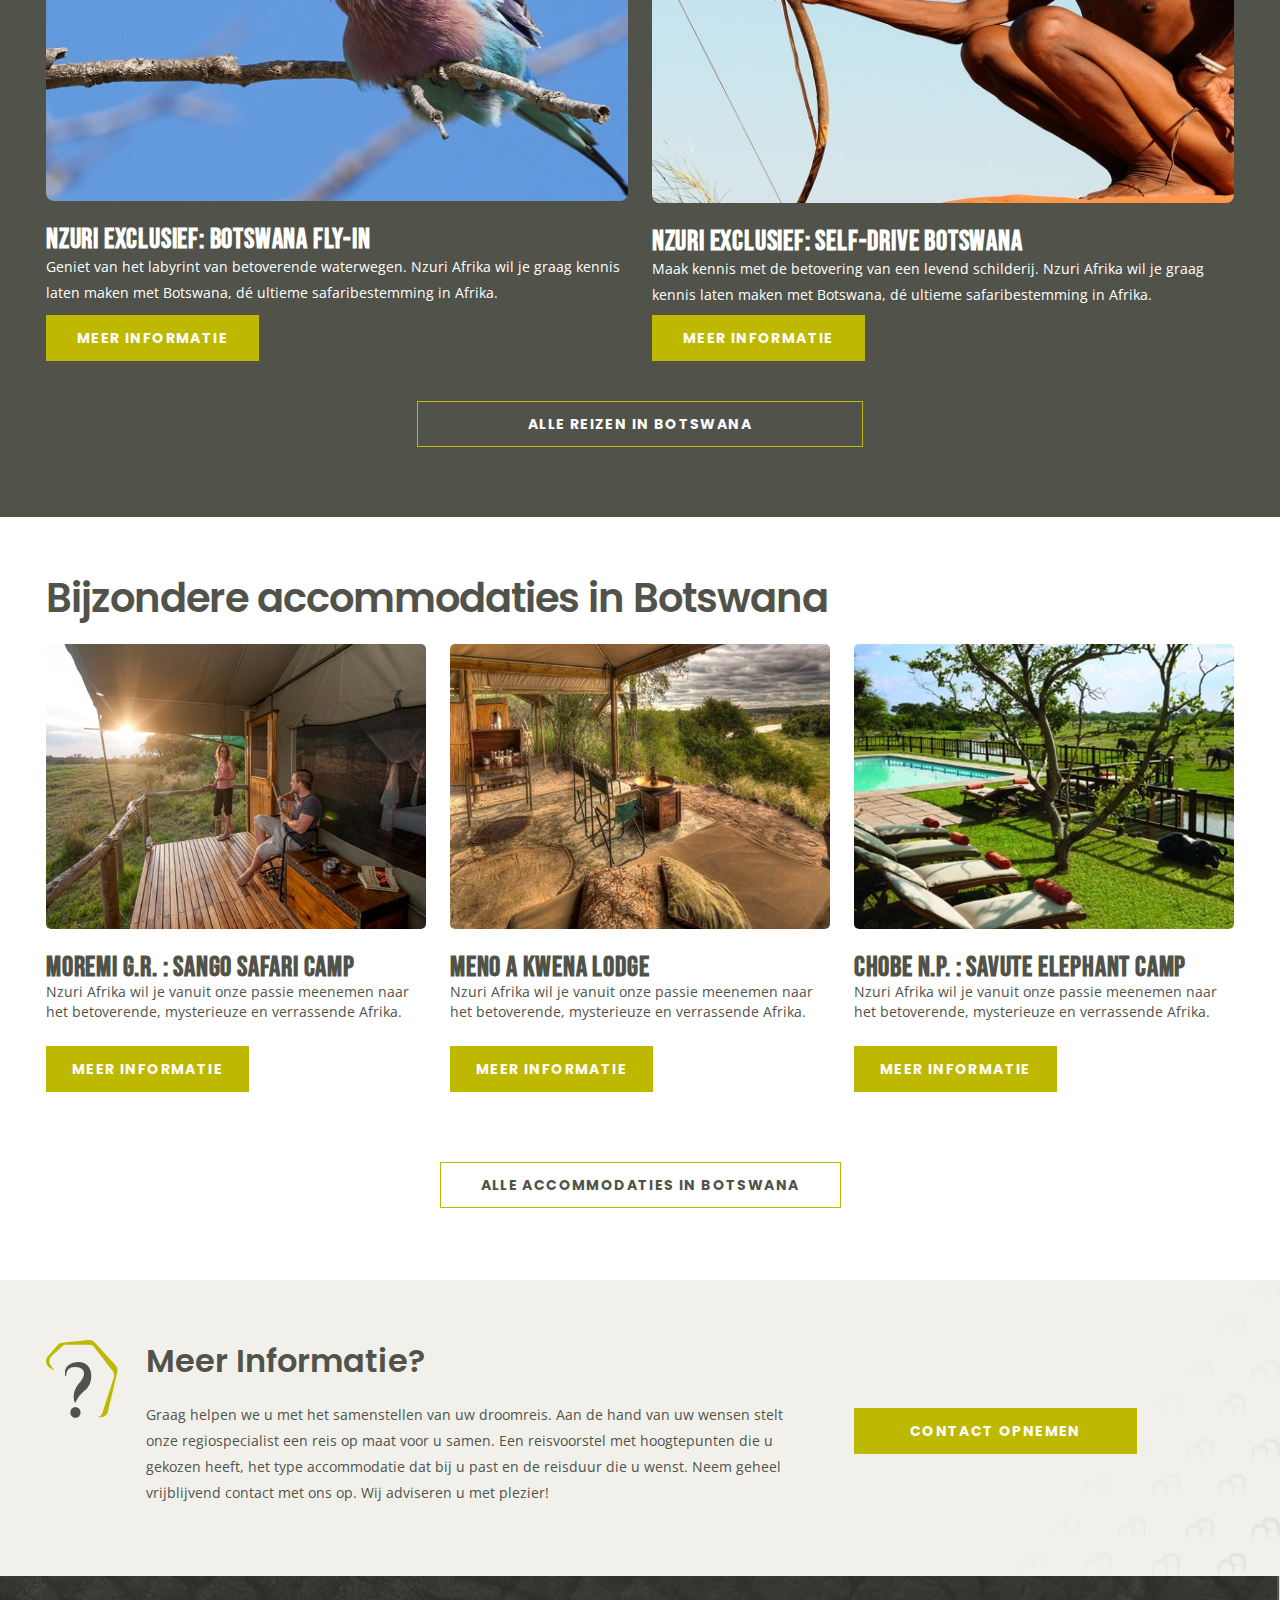
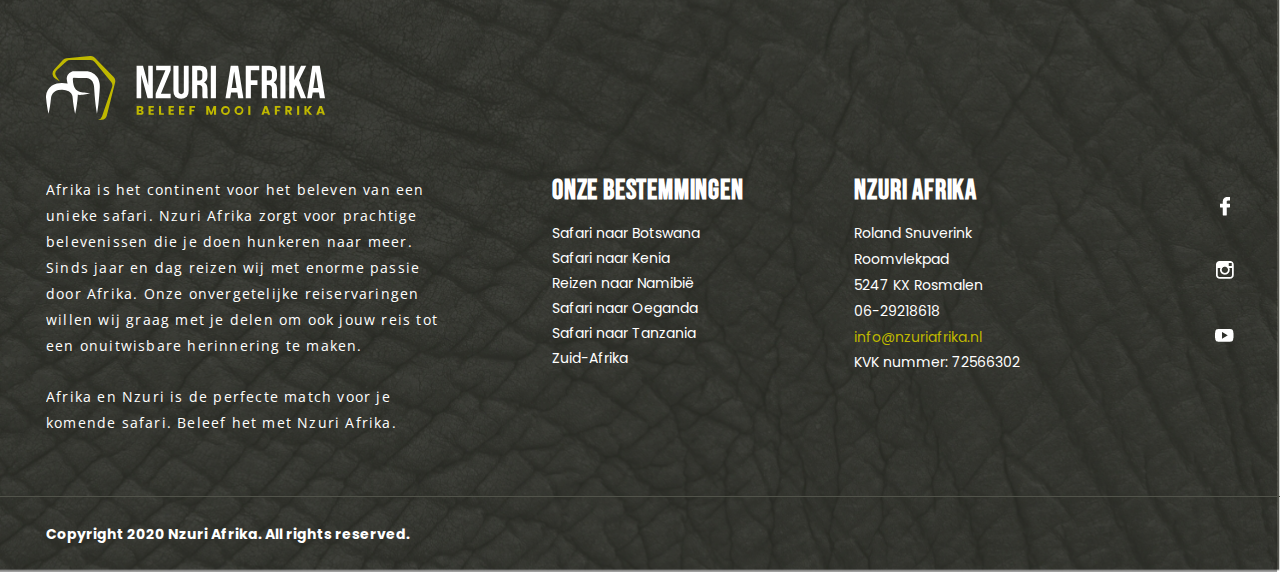
<file: landen-page.html>
<!doctype html>
<html>

<head>
    <!--All Meta -->
    <meta charset="utf-8">
    <meta http-equiv="x-ua-compatible" content="ie=edge">
    <meta name="description" content="">
    <meta name="viewport" content="width=device-width, initial-scale=1">
    <!-- page title -->
    <title>Landen Page</title>
    <link rel="stylesheet" href="assets/css/owl.carousel.css">
    <link rel="stylesheet" href="assets/css/style.css">
</head>

<body>
    <!-- header start -->
    <header class="header">
        <div class="wrapper">
            <div class="logo">
                <a href="index.html"><img src="assets/images/footer-logo.svg" alt=""></a>
            </div>
            <div class="header_right">
                <nav>
                    <ul>
                        <li><a class="active" href="index.html">Home</a></li>
                        <li><a href="bestemmingen.html">Bestemmingen</a></li>
                        <li><a href="reizen-page.html">Reizen</a></li>
                        <li><a href="over-ons.html">Over ons</a></li>
                        <li><a href="contact.html">Contact</a></li>
                        <li><a href="#">Blog</a></li>
                        <li><a href="tel:+31-(0)6 292 186 18">+31-(0)6 292 186 18</a></li>
                    </ul>
                </nav>
                <div class="bar_box">
                    <a class="bar" href="#">
                        <span></span>
                        <span></span>
                        <span></span>
                    </a>
                </div>
                <div class="search_bar">
                    <a href="#"><img src="assets/images/Search.svg" alt=""></a>
                </div>
            </div>
        </div>
    </header>
    <!-- header end -->
    <div class="main-content landen-page">
        <!-- main content start -->
        <!-- banner start -->
        <div class="banner banner_common"
            style="background:url(assets/images/landen-bg.jpg)center center no-repeat; background-size: cover;">
            <div class="wrapper">
                <div class="banner_inner">
                    <div class="banner_title">
                        <h1>Safari<br>naar <br>Botswana</h1>
                    </div>
                    <div class="social_icons">
                        <ul>
                            <li><a href="#"><img src="assets/images/facebook.png" alt=""></a></li>
                            <li><a href="#"><img src="assets/images/instagram.png" alt=""></a></li>
                            <li><a href="#"><img src="assets/images/youtube.png" alt=""></a></li>
                        </ul>
                    </div>
                </div>
            </div>
        </div>
        <!-- banner end -->
        <!-- second sticky menu start  -->
        <div class="second_stickymenu">
            <div class="wrapper">
                <ul>
                    <li><a class="active" href="landen-page.html">Botswana</a></li>
                    <li><a href="reizen-page.html">Reizen</a></li>
                    <li><a href="hoogtepunten.html">Hoogtepunten</a></li>
                    <li><a href="accommodaties.html">Accomodaties</a></li>
                    <li><a href="maatwerk.html">Maatwerk</a></li>
                    <li><a href="reisinfo.html">Reisinfo</a></li>
                </ul>
            </div>
        </div>
        <!-- second sticky menu end -->
        <!-- Beleef maatwerk safari start -->
        <div class="mysterious">
            <div class="wrapper">
                <div class="left_part">
                    <h2>Beleef een maatwerk safari
                        door de mysterieuze delta.</h2>
                    <p>We glijden in een oorverdovende stilte door het water met alleen het geluid van een briesje dat
                        door papyrusplanten waait. Af en toe wordt deze serene rust verstoord door het gespetter van de
                        stok die onze gids in het water zet om de mokoro door de Okavango Delta te loodsen. Opeens zien
                        we een olifant die tot z’n middel tussen de moerasplanten in het water staat. Met ingehouden
                        adem bekijken we de kolos vanuit onze kano. Hij trekt zich niets aan van onze aanwezigheid en
                        gaat rustig door met het verorberen van massa’s groene waterplanten. Nagenietend van deze
                        speciale ontmoeting glijden we voorzichtig verder over het water en laten de olifant in alle
                        rust achter. Botswana is een levend schilderij gevuld met een enorme diversiteit aan dieren en
                        met zeer diverse landschappen die vaak doorsneden worden door kronkelende heldere blauwe
                        waterstromen.</p>
                </div>
                <div class="right_part">
                    <img src="assets/images/landen-map.jpg" alt="">
                </div>
            </div>
        </div>
        <!-- Beleef maatwerk safari end -->
        <!-- Een safarinaar start -->
        <div class="betoverend">
            <div class="wrapper">
                <h2>Een safari naar betoverend Botswana</h2>
                <div class="inner_part">
                    <div class="left_part">
                        <p>Naast de mysterieuze waterwereld van de Okavango Delta heeft Botswana nog veel meer te
                            bieden. In Chobe National Park maken we een boottocht over de Chobe rivier en genieten we
                            van een kudde badende olifanten. We staan oog in oog met een troep leeuwen die door het
                            moerasgebied van Savuti trekken. Ze lijken zich niets aan te trekken van het water en
                            zwemmen rustig naar de overkant.</p>
                        <div class="image">
                            <img src="assets/images/img3.jpg" alt="">
                        </div>
                        <p>De Linyanti rivier heeft een enorme aantrekkingskracht op het wild gedurende droge periodes
                            en bezorgt ons een uniek avontuur met een roedel wilde honden. We maken kennis met de
                            traditionele San en hun eeuwenoude jachtmethode in de Kalahari woestijn. Op de Makgadikgadi
                            Pans, maken we een spectaculaire tocht met een quadbike en brengen we een bezoek aan de
                            vertederende stokstaartjes. Wat een fantastische, leuke en uiterst sociale diertjes zijn
                            dat.</p>
                    </div>
                    <div class="right_part">
                        <p>In een klein vliegtuigje vliegen we verder naar Chief ’s Eiland, gelegen in het Moremi Game
                            Reserve. Dit onderdeel van de Okavango Delta is bekend door z’n doolhof van blauwe
                            waterwegen die slingeren door een wereld van papyrus, waterlelies en palmboomeilandjes. Op
                            deze relatief kleine oppervlakte leven o.a. olifanten, buffels, giraffen, luipaarden,
                            leeuwen, cheeta’s, antilopen en veel kleurrijke vogels. Bij de Victoria Falls, gelegen in
                            Zimbabwe, bekijken we met grote verbazing naar een oogverblindend schouwspel. Met een
                            oorverdovend gedonder stortten de massa’s water over een breedte van ruim 1700 meter naar
                            beneden. De meerdere regenbogen maken dit imposante plaatje compleet.</p>
                        <p>Botswana is betoverend, uniek en ongerept. Een groot oppervlakte van dit land is ingericht
                            voor de habitat van de grote concentratie wild die Botswana rijk is. De lodges en kampen
                            zijn vaak klein, sfeervol en soms alleen per vliegtuig of boot te bereiken. Iedere
                            safaribeleving is hier uniek. De uiterst vriendelijke bevolking draagt mede bij aan een
                            onvergetelijke BELEVING.</p>
                        <h5>Maak een privé-safari door de ongerepte natuur en de fascinerende delta. BELEEF deze
                                droomreis op maat met Nzuri Afrika.
                            </h5>
                    </div>
                </div>
            </div>
        </div>
        <!-- Een safarinaar end -->
        <!-- reisaanbod in Afrika start -->
        <div class="travel_offer">
            <div class="wrapper">
                <h2>Hoogtepunten in Botswana</h2>
                <div class="card_inner">
                    <div class="card">
                        <div class="image">
                            <img src="assets/images/img4.jpg" alt="">
                        </div>
                        <div class="text">
                            <h4>Okavango Delta</h4>
                            <p>Door hevige regenval in de hooglanden van Angola 
                                stroomt een grote hoeveelheid water via de Okavango.</p>
                        </div>
                        <div class="btn_box">
                            <a href="#">Meer informatie</a>
                        </div>
                    </div>

                    <div class="card">
                        <div class="image">
                            <img src="assets/images/img5.jpg" alt="">
                        </div>
                        <div class="text">
                            <h4>Moremi Game Reserve</h4>
                            <p>Het Reserve beslaat ongeveer een derde van de 
                                Okavango Delta en heeft een schilderachtig landschap</p>
                        </div>
                        <div class="btn_box">
                            <a href="#">Meer informatie</a>
                        </div>
                    </div>

                    <div class="card">
                        <div class="image">
                            <img src="assets/images/Photo-3.jpg" alt="">
                        </div>
                        <div class="text">
                            <h4>Greater Chobe National Park</h4>
                            <p>Chobe River is het gedeelte van de rivier 
                                dat stroomt van Kasane tot Ngoma. </p>
                        </div>
                        <div class="btn_box">
                            <a href="#">Meer informatie</a>
                        </div>
                    </div>
                </div>
                <div class="button_boxlarge">
                    <a href="#">alle hoogtepunten in botswana</a>
                </div>
            </div>
        </div>
        <!-- reisaanbod in Afrika end -->
        <!-- Top trips start -->
        <div class="top_trips">
            <div class="wrapper">
                <h2>Inspiratie reizen naar Botswana</h2>
                <div class="inner_content">
                    <div class="card_trips">
                        <a class="image" href="#">
                            <img src="assets/images/img7.jpg" alt="">
                        </a>
                        <div class="text">
                            <h4>Nzuri Exclusief: Botswana Fly-in</h4>
                            <p>Geniet van het labyrint van betoverende waterwegen. Nzuri Afrika wil je graag kennis 
                                laten maken met Botswana, dé ultieme safaribestemming in Afrika.</p>
                        </div>
                        <div class="btn_box">
                            <a href="#">Meer informatie</a>
                        </div>
                    </div>

                    <div class="card_trips">
                        <a class="image" href="#">
                            <img src="assets/images/img8.jpg" alt="">
                        </a>
                        <div class="text">
                            <h4>Nzuri Exclusief: Self-drive Botswana</h4>
                            <p>Maak kennis met de betovering van een levend schilderij. Nzuri Afrika wil je graag 
                                kennis laten maken met Botswana, dé ultieme safaribestemming in Afrika.</p>
                        </div>
                        <div class="btn_box">
                            <a href="#">Meer informatie</a>
                        </div>
                    </div>
                </div>
                <div class="btn_boxlarge">
                    <a href="#">alle reizen in botswana</a>
                </div>
            </div>
        </div>
        <!-- Top trips end -->
        <!-- reisaanbod in Afrika start -->
        <div class="travel_offer ">
            <div class="wrapper">
                <h2>Bijzondere accommodaties in Botswana</h2>
                <div class="card_inner">
                    <div class="card">
                        <div class="image">
                            <img src="assets/images/img9.jpg" alt="">
                        </div>
                        <div class="text">
                            <h4>Moremi G.R. : Sango Safari Camp</h4>
                            <p>Nzuri Afrika wil je vanuit onze passie meenemen naar 
                                het betoverende, mysterieuze en verrassende Afrika.</p>
                        </div>
                        <div class="btn_box">
                            <a href="#">Meer informatie</a>
                        </div>
                    </div>

                    <div class="card">
                        <div class="image">
                            <img src="assets/images/img10.jpg" alt="">
                        </div>
                        <div class="text">
                            <h4>Meno a Kwena Lodge</h4>
                            <p>Nzuri Afrika wil je vanuit onze passie meenemen naar 
                                het betoverende, mysterieuze en verrassende Afrika.</p>
                        </div>
                        <div class="btn_box">
                            <a href="#">Meer informatie</a>
                        </div>
                    </div>

                    <div class="card">
                        <div class="image">
                            <img src="assets/images/img11.jpg" alt="">
                        </div>
                        <div class="text">
                            <h4>Chobe N.P. : Savute Elephant Camp</h4>
                            <p>Nzuri Afrika wil je vanuit onze passie meenemen naar 
                                het betoverende, mysterieuze en verrassende Afrika.</p>
                        </div>
                        <div class="btn_box">
                            <a href="#">Meer informatie</a>
                        </div>
                    </div>
                </div>
                <div class="button_boxlarge">
                    <a href="#">alle accommodaties in botswana</a>
                </div>
            </div>
        </div>
        <!-- reisaanbod in Afrika end -->
        <!-- cta start -->
        <div class="cta">
            <div class="wrapper">
                <div class="cta_inner">
                    <div class="left_box">
                        <h3>Meer Informatie?</h3>
                        <p>Graag helpen we u met het samenstellen van uw droomreis. Aan de hand van uw wensen stelt onze
                            regiospecialist een reis op maat voor u samen. Een reisvoorstel met hoogtepunten die u
                            gekozen heeft, het type accommodatie dat bij u past en de reisduur die u wenst. Neem geheel
                            vrijblijvend contact met ons op. Wij adviseren u met plezier!</p>
                    </div>
                    <div class="right_box">
                        <div class="btn_box">
                            <a href="#">contact opnemen</a>
                        </div>
                    </div>
                </div>
            </div>
        </div>
        <!-- cta end -->
        <!-- main content end -->
    </div>
    <!-- fotter start -->
    <footer>
        <div class="wrapper">
            <div class="footer_top">
                <div class="footer_logo">
                    <a href="index.html"><img src="assets/images/footer-logo.svg" alt=""></a>
                </div>

                <div class="footer_inner">
                    <div class="left_part">
                        <p>Afrika is het continent voor het beleven van een unieke safari. Nzuri Afrika zorgt voor
                            prachtige
                            belevenissen die je doen hunkeren naar meer. Sinds jaar en dag reizen wij met enorme passie
                            door
                            Afrika. Onze onvergetelijke reiservaringen willen wij graag met je delen om ook jouw reis
                            tot
                            een onuitwisbare herinnering te maken.
                        </p>
                        <p>Afrika en Nzuri is de perfecte match voor je komende safari. Beleef het met Nzuri Afrika.</p>
                    </div>
                    <div class="mid_part">
                        <h4>Onze bestemmingen</h4>
                        <ul>
                            <li><a href="#">Safari naar Botswana</a></li>
                            <li><a href="#">Safari naar Kenia</a></li>
                            <li><a href="#">Reizen naar Namibië</a></li>
                            <li><a href="#">Safari naar Oeganda</a></li>
                            <li><a href="#">Safari naar Tanzania</a></li>
                            <li><a href="#">Zuid-Afrika</a></li>
                        </ul>
                    </div>
                    <div class="right_part">
                        <h4>nzuri afrika</h4>
                        <p>Roland Snuverink<br>
                            Roomvlekpad<br>
                            5247 KX Rosmalen<br>
                            06-29218618
                        </p>
                        <a href="mailto:info@nzuriafrika.nl">info@nzuriafrika.nl</a>
                        <p>KVK nummer: 72566302</p>
                    </div>
                    <div class="social_icons">
                        <ul>
                            <li><a href="#"><img src="assets/images/facebook.png" alt=""></a></li>
                            <li><a href="#"><img src="assets/images/instagram.png" alt=""></a></li>
                            <li><a href="#"><img src="assets/images/youtube.png" alt=""></a></li>
                        </ul>
                    </div>
                </div>
            </div>
            <div class="copy_right">
                <p>Copyright 2020 Nzuri Afrika. All rights reserved.</p>
            </div>

        </div>
    </footer>
    <!-- fotter end -->

    <script src="assets/js/jquery.min.js"></script>
    <script src="assets/js/owl.carousel.min.js"></script>
    <script src="assets/js/custom.js"></script>

</body>

</html>
</file>
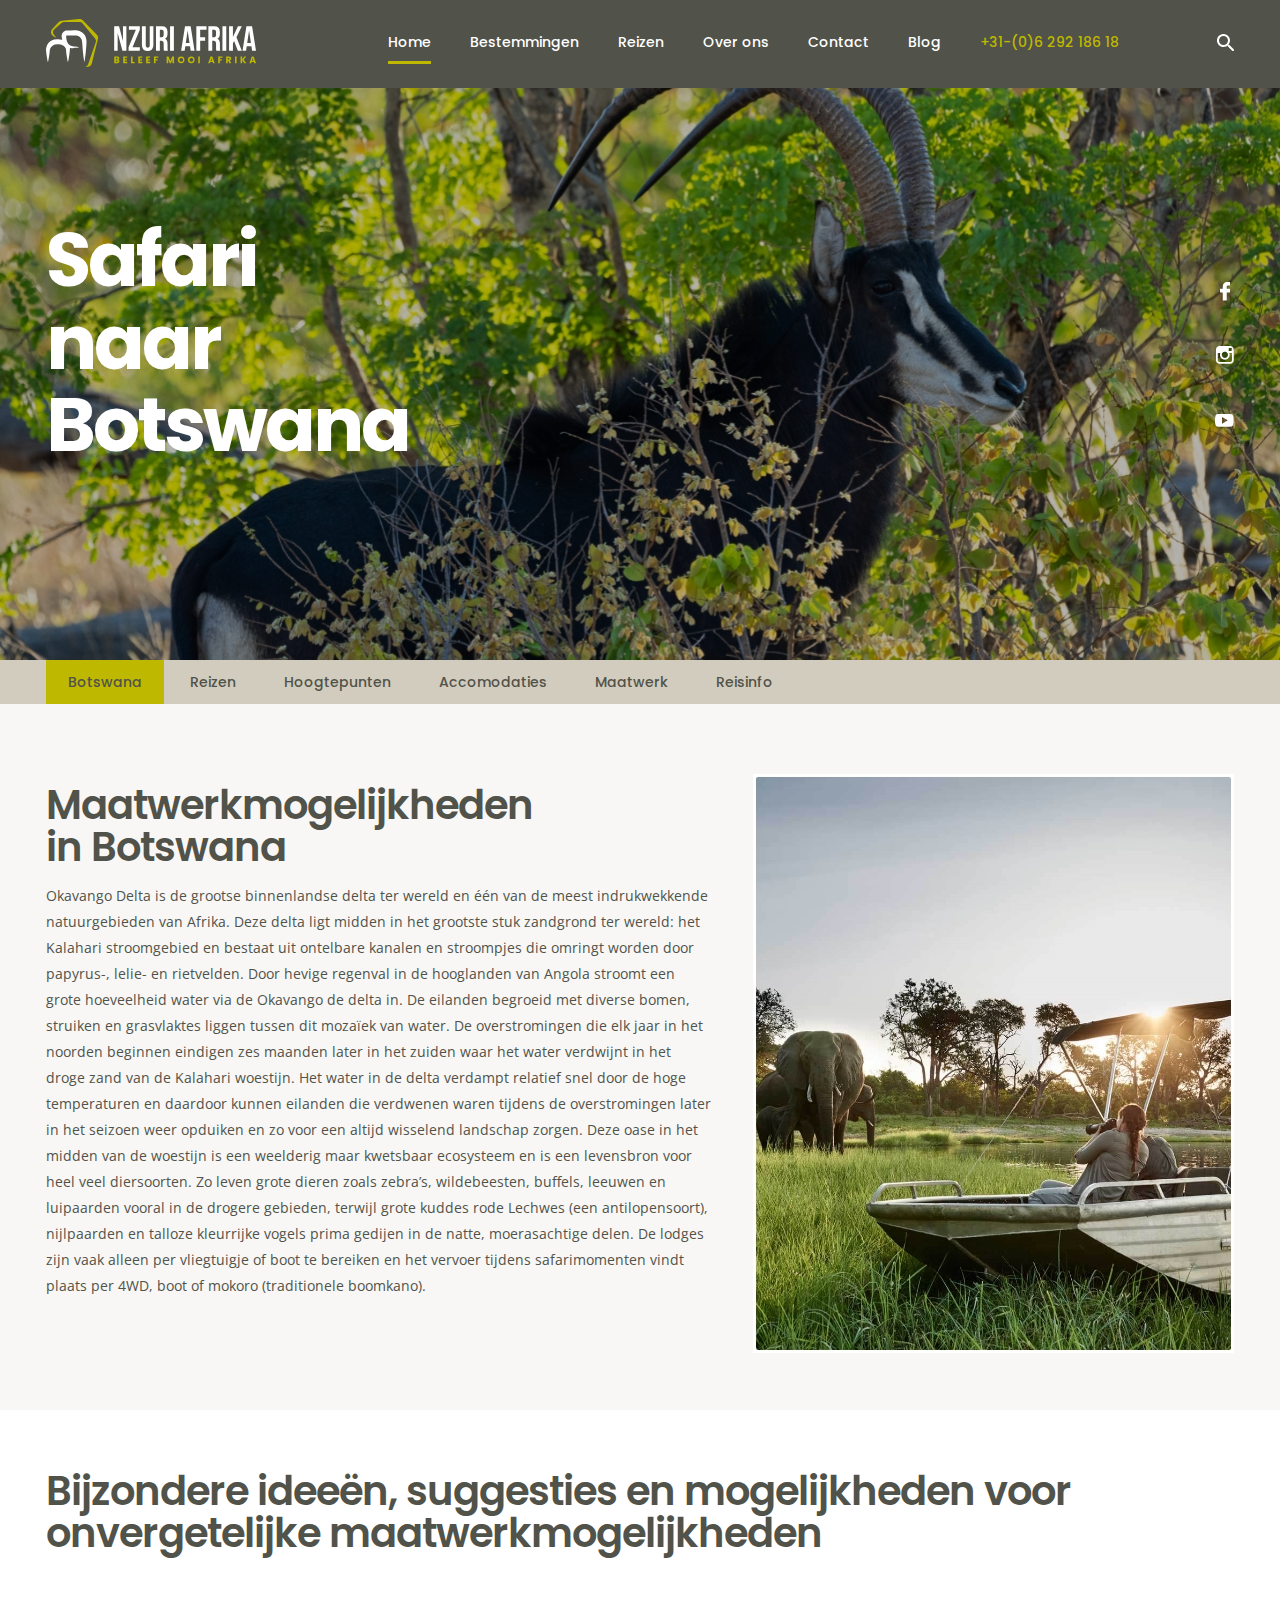
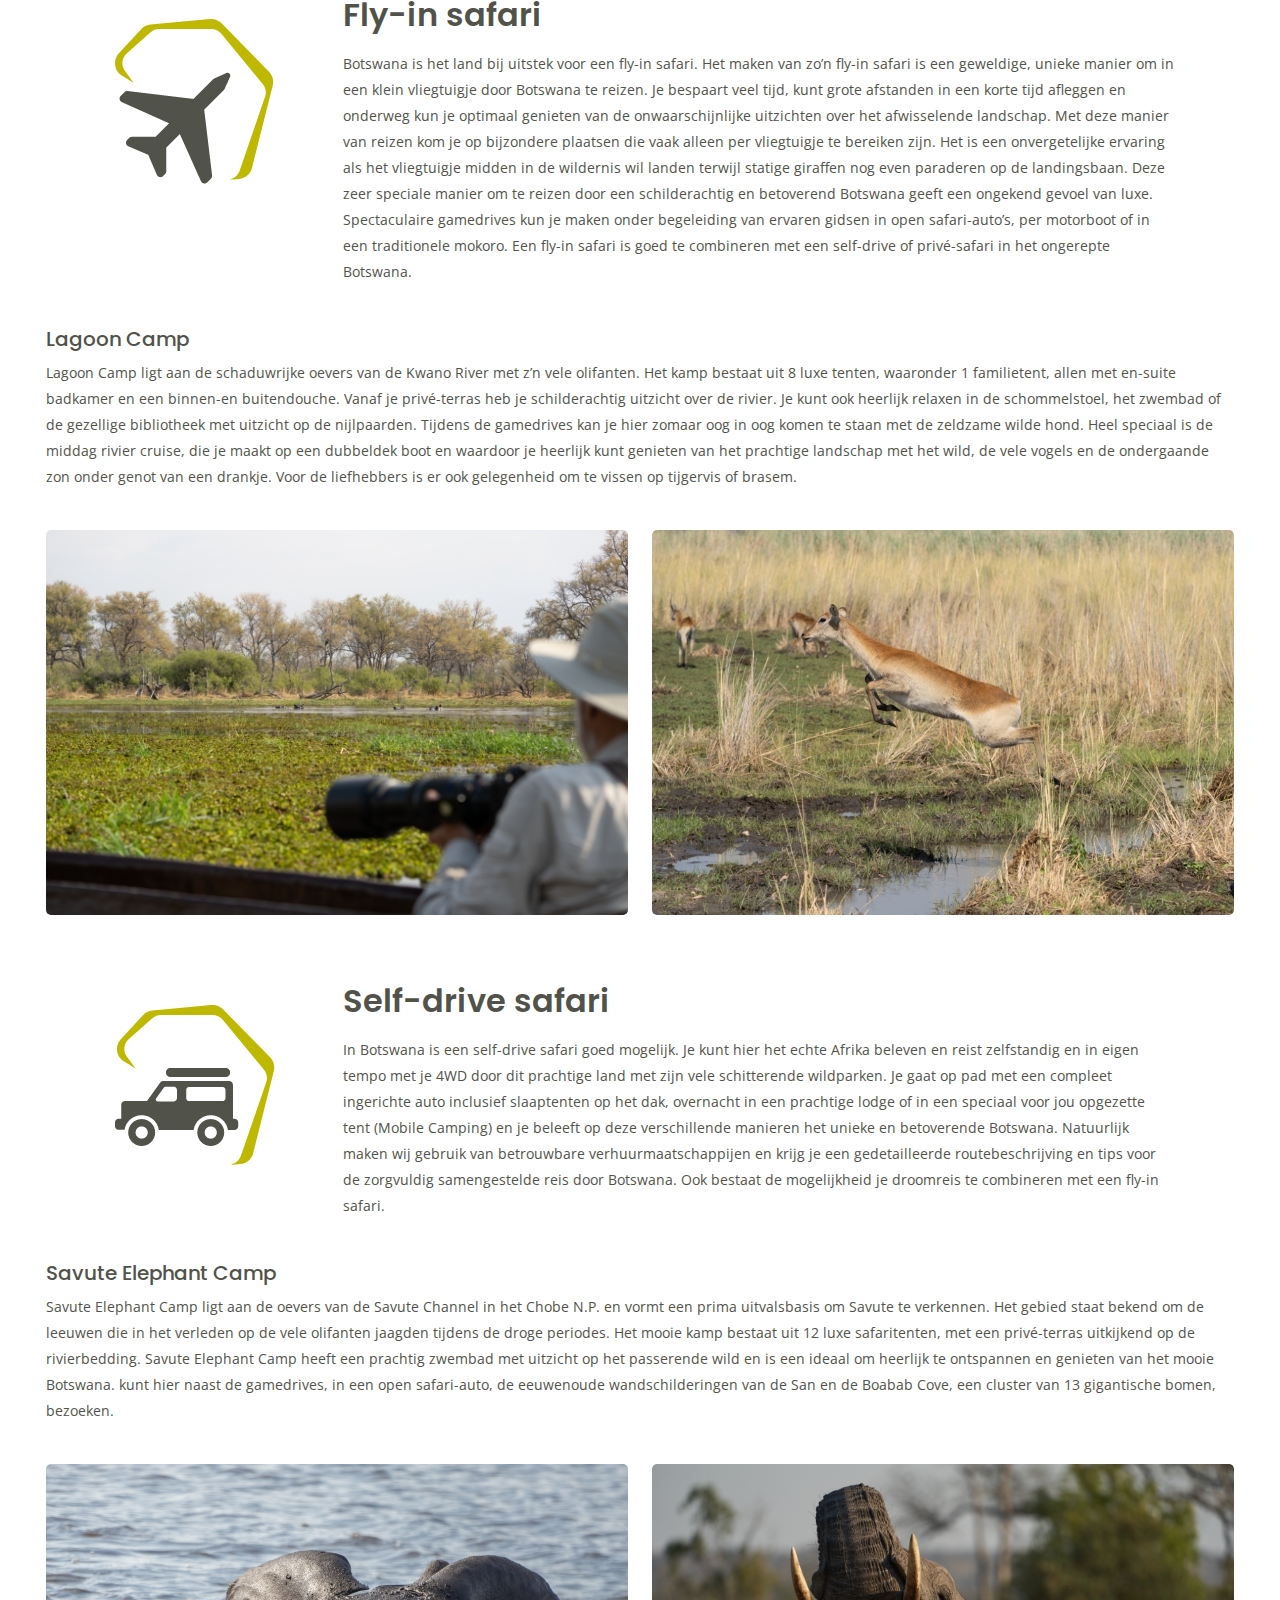
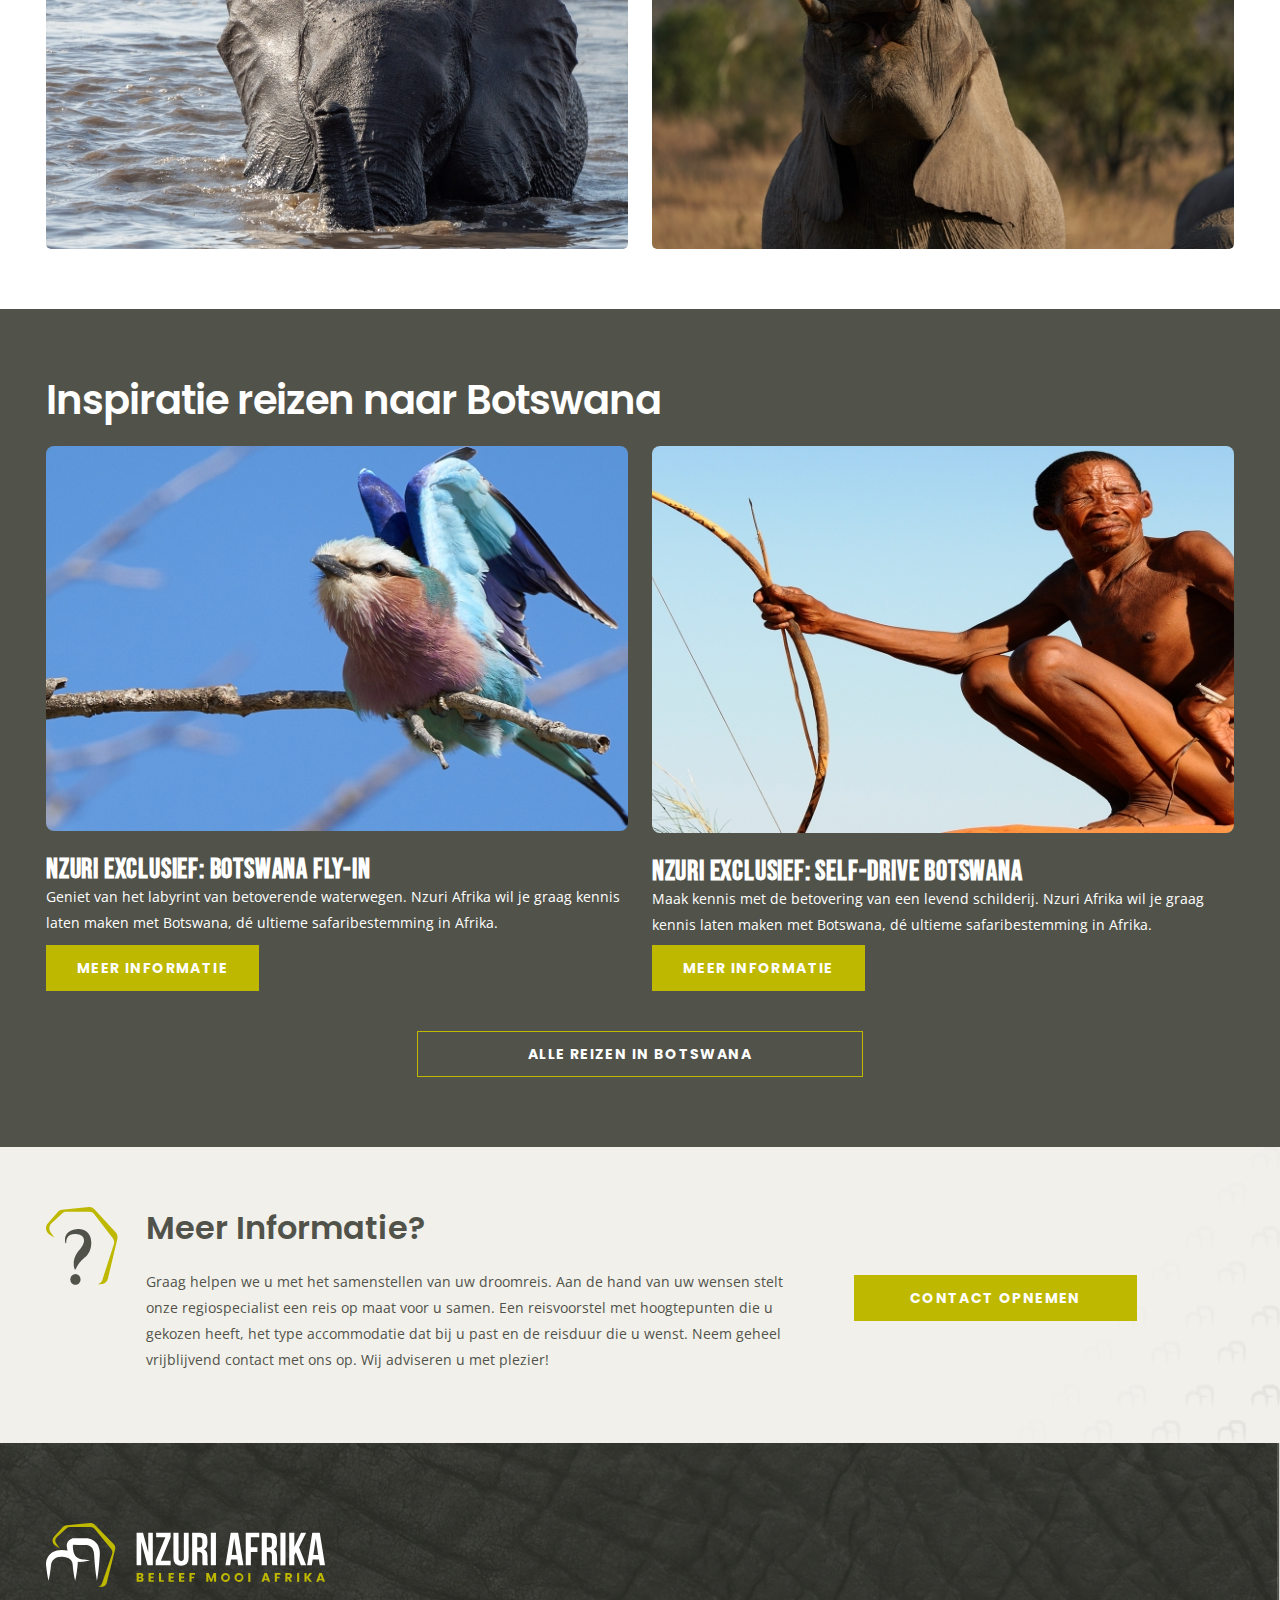
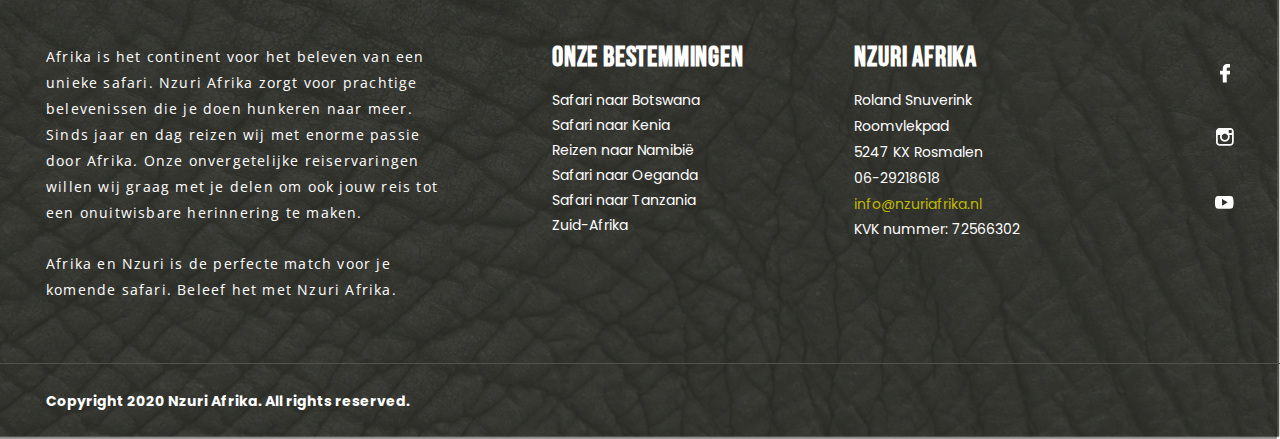
<file: maatwerk.html>
<!doctype html>
<html>

<head>
    <!--All Meta -->
    <meta charset="utf-8">
    <meta http-equiv="x-ua-compatible" content="ie=edge">
    <meta name="description" content="">
    <meta name="viewport" content="width=device-width, initial-scale=1">
    <!-- page title -->
    <title>Maatwerk Page</title>
    <link rel="stylesheet" href="assets/css/owl.carousel.css">
    <link rel="stylesheet" href="assets/css/style.css">
</head>

<body>
    <!-- header start -->
    <header class="header">
        <div class="wrapper">
            <div class="logo">
                <a href="index.html"><img src="assets/images/footer-logo.svg" alt=""></a>
            </div>
            <div class="header_right">
                <nav>
                    <ul>
                        <li><a class="active" href="index.html">Home</a></li>
                        <li><a href="bestemmingen.html">Bestemmingen</a></li>
                        <li><a href="reizen-page.html">Reizen</a></li>
                        <li><a href="over-ons.html">Over ons</a></li>
                        <li><a href="contact.html">Contact</a></li>
                        <li><a href="#">Blog</a></li>
                        <li><a href="tel:+31-(0)6 292 186 18">+31-(0)6 292 186 18</a></li>
                    </ul>
                </nav>
                <div class="bar_box">
                    <a class="bar" href="#">
                        <span></span>
                        <span></span>
                        <span></span>
                    </a>
                </div>
                <div class="search_bar">
                    <a href="#"><img src="assets/images/Search.svg" alt=""></a>
                </div>
            </div>
        </div>
    </header>
    <!-- header end -->
    <div class="main-content nzuriafrika_common maatwerk-page">
        <!-- main content start -->
        <!-- banner start -->
        <div class="banner banner_common"
            style="background:url(assets/images/maatwerk-bg.jpg)center center no-repeat; background-size: cover;">
            <div class="wrapper">
                <div class="banner_inner">
                    <div class="banner_title">
                        <h1>Safari<br>naar <br>Botswana</h1>
                    </div>
                    <div class="social_icons">
                        <ul>
                            <li><a href="#"><img src="assets/images/facebook.png" alt=""></a></li>
                            <li><a href="#"><img src="assets/images/instagram.png" alt=""></a></li>
                            <li><a href="#"><img src="assets/images/youtube.png" alt=""></a></li>
                        </ul>
                    </div>
                </div>
            </div>
        </div>
        <!-- banner end -->
        <!-- second sticky menu start  -->
        <div class="second_stickymenu">
            <div class="wrapper">
                <ul>
                    <li><a class="active" href="landen-page.html">Botswana</a></li>
                    <li><a href="reizen-page.html">Reizen</a></li>
                    <li><a href="hoogtepunten.html">Hoogtepunten</a></li>
                    <li><a href="accommodaties.html">Accomodaties</a></li>
                    <li><a href="maatwerk.html">Maatwerk</a></li>
                    <li><a href="reisinfo.html">Reisinfo</a></li>
                </ul>
            </div>
        </div>
        <!-- second sticky menu end -->
        <!-- Beleef maatwerk safari start -->
        <div class="mysterious">
            <div class="wrapper">
                <div class="left_part">
                    <h2>Maatwerkmogelijkheden <br>
                        in Botswana</h2>
                    <p>Okavango Delta is de grootse binnenlandse delta ter wereld en één van de meest indrukwekkende
                        natuurgebieden van Afrika. Deze delta ligt midden in het grootste stuk zandgrond ter wereld: het
                        Kalahari stroomgebied en bestaat uit ontelbare kanalen en stroompjes die omringt worden door
                        papyrus-, lelie- en rietvelden. Door hevige regenval in de hooglanden van Angola stroomt een
                        grote hoeveelheid water via de Okavango de delta in. De eilanden begroeid met diverse bomen,
                        struiken en grasvlaktes liggen tussen dit mozaïek van water. De overstromingen die elk jaar in
                        het noorden beginnen eindigen zes maanden later in het zuiden waar het water verdwijnt in het
                        droge zand van de Kalahari woestijn. Het water in de delta verdampt relatief snel door de hoge
                        temperaturen en daardoor kunnen eilanden die verdwenen waren tijdens de overstromingen later in
                        het seizoen weer opduiken en zo voor een altijd wisselend landschap zorgen. Deze oase in het
                        midden van de woestijn is een weelderig maar kwetsbaar ecosysteem en is een levensbron voor heel
                        veel diersoorten. Zo leven grote dieren zoals zebra’s, wildebeesten, buffels, leeuwen en
                        luipaarden vooral in de drogere gebieden, terwijl grote kuddes rode Lechwes (een
                        antilopensoort), nijlpaarden en talloze kleurrijke vogels prima gedijen in de natte,
                        moerasachtige delen. De lodges zijn vaak alleen per vliegtuigje of boot te bereiken en het
                        vervoer tijdens safarimomenten vindt plaats per 4WD, boot of mokoro (traditionele boomkano).
                    </p>
                </div>
                <div class="right_part">
                    <img src="assets/images/img22.jpg" alt="">
                </div>
            </div>
        </div>
        <!-- Beleef maatwerk safari end -->
        <!-- Bijzondere ideeën start -->
        <div class="special_ideas">
            <div class="wrapper">
                <div class="headline">
                    <h2>Bijzondere ideeën, suggesties en mogelijkheden voor
                        onvergetelijke maatwerkmogelijkheden</h2>
                </div>
                <div class="inner_content">
                    <div class="safari_card">
                        <div class="traveling_services">
                            <div class="picture">
                                <img src="assets/images/fly-img.png" alt="">
                            </div>
                            <div class="text">
                                <h3>Fly-in safari</h3>
                                <p>Botswana is het land bij uitstek voor een fly-in safari. Het maken van zo’n fly-in
                                    safari is een geweldige, unieke manier om in een klein vliegtuigje door Botswana te
                                    reizen. Je bespaart veel tijd, kunt grote afstanden in een korte tijd afleggen en
                                    onderweg kun je optimaal genieten van de onwaarschijnlijke uitzichten over het
                                    afwisselende landschap. Met deze manier van reizen kom je op bijzondere plaatsen die
                                    vaak alleen per vliegtuigje te bereiken zijn. Het is een onvergetelijke ervaring als
                                    het vliegtuigje midden in de wildernis wil landen terwijl statige giraffen nog even
                                    paraderen op de landingsbaan. Deze zeer speciale manier om te reizen door een
                                    schilderachtig en betoverend Botswana geeft een ongekend gevoel van luxe.
                                    Spectaculaire gamedrives kun je maken onder begeleiding van ervaren gidsen in open
                                    safari-auto’s, per motorboot of in een traditionele mokoro. Een fly-in safari is
                                    goed te combineren met een self-drive of privé-safari in het ongerepte Botswana.</p>
                            </div>
                        </div>
                        <h6>Lagoon Camp</h6>
                        <p>Lagoon Camp ligt aan de schaduwrijke oevers van de Kwano River met z’n vele olifanten. Het
                            kamp bestaat uit 8 luxe tenten, waaronder 1 familietent, allen met en-suite badkamer en een
                            binnen-en buitendouche. Vanaf je privé-terras heb je schilderachtig uitzicht over de rivier.
                            Je kunt ook heerlijk relaxen in de schommelstoel, het zwembad of de gezellige bibliotheek
                            met uitzicht op de nijlpaarden. Tijdens de gamedrives kan je hier zomaar oog in oog komen te
                            staan met de zeldzame wilde hond. Heel speciaal is de middag rivier cruise, die je maakt op
                            een dubbeldek boot en waardoor je heerlijk kunt genieten van het prachtige landschap met het
                            wild, de vele vogels en de ondergaande zon onder genot van een drankje. Voor de liefhebbers
                            is er ook gelegenheid om te vissen op tijgervis of brasem.
                        </p>
                        <div class="image_section">
                            <div class="left_img">
                                <img src="assets/images/img23.jpg" alt="">
                            </div>
                            <div class="right_img">
                                <img src="assets/images/img24.jpg" alt="">
                            </div>

                        </div>
                    </div>
                    <div class="safari_card">
                        <div class="traveling_services">
                            <div class="picture">
                                <img src="assets/images/self-drive.png" alt="">
                            </div>
                            <div class="text">
                                <h3>Self-drive safari</h3>
                                <p>In Botswana is een self-drive safari goed mogelijk. Je kunt hier het echte Afrika
                                    beleven en reist zelfstandig en in eigen tempo met je 4WD door dit prachtige land
                                    met zijn vele schitterende wildparken. Je gaat op pad met een compleet ingerichte
                                    auto inclusief slaaptenten op het dak, overnacht in een prachtige lodge of in een
                                    speciaal voor jou opgezette tent (Mobile Camping) en je beleeft op deze
                                    verschillende manieren het unieke en betoverende Botswana. Natuurlijk maken wij
                                    gebruik van betrouwbare verhuurmaatschappijen en krijg je een gedetailleerde
                                    routebeschrijving en tips voor de zorgvuldig samengestelde reis door Botswana. Ook
                                    bestaat de mogelijkheid je droomreis te combineren met een fly-in safari.</p>
                            </div>
                        </div>
                        <h6>Savute Elephant Camp</h6>
                        <p>Savute Elephant Camp ligt aan de oevers van de Savute Channel in het Chobe N.P. en vormt een
                            prima uitvalsbasis om Savute te verkennen. Het gebied staat bekend om de leeuwen die in het
                            verleden op de vele olifanten jaagden tijdens de droge periodes. Het mooie kamp bestaat uit
                            12 luxe safaritenten, met een privé-terras uitkijkend op de rivierbedding. Savute Elephant
                            Camp heeft een prachtig zwembad met uitzicht op het passerende wild en is een ideaal om
                            heerlijk te ontspannen en genieten van het mooie Botswana. kunt hier naast de gamedrives, in
                            een open safari-auto, de eeuwenoude wandschilderingen van de San en de Boabab Cove, een
                            cluster van 13 gigantische bomen, bezoeken.</p>
                        <div class="image_section">
                            <div class="left_img">
                                <img src="assets/images/img25.jpg" alt="">
                            </div>
                            <div class="right_img">
                                <img src="assets/images/img26.jpg" alt="">
                            </div>

                        </div>
                    </div>
                </div>
            </div>
        </div>
        <!-- Bijzondere ideeën end -->
        <!-- Top trips start -->
        <div class="top_trips">
            <div class="wrapper">
                <h2>Inspiratie reizen naar Botswana</h2>
                <div class="inner_content">
                    <div class="card_trips">
                        <a class="image" href="#">
                            <img src="assets/images/img7.jpg" alt="">
                        </a>
                        <div class="text">
                            <h4>Nzuri Exclusief: Botswana Fly-in</h4>
                            <p>Geniet van het labyrint van betoverende waterwegen. Nzuri Afrika wil je graag kennis 
                                laten maken met Botswana, dé ultieme safaribestemming in Afrika.</p>
                        </div>
                        <div class="btn_box">
                            <a href="#">Meer informatie</a>
                        </div>
                    </div>

                    <div class="card_trips">
                        <a class="image" href="#">
                            <img src="assets/images/img8.jpg" alt="">
                        </a>
                        <div class="text">
                            <h4>Nzuri Exclusief: Self-drive Botswana</h4>
                            <p>Maak kennis met de betovering van een levend schilderij. Nzuri Afrika wil je graag 
                                kennis laten maken met Botswana, dé ultieme safaribestemming in Afrika.</p>
                        </div>
                        <div class="btn_box">
                            <a href="#">Meer informatie</a>
                        </div>
                    </div>
                </div>
                <div class="btn_boxlarge">
                    <a href="#">alle reizen in botswana</a>
                </div>
            </div>
        </div>
        <!-- Top trips end -->

        <!-- cta start -->
        <div class="cta">
            <div class="wrapper">
                <div class="cta_inner">
                    <div class="left_box">
                        <h3>Meer Informatie?</h3>
                        <p>Graag helpen we u met het samenstellen van uw droomreis. Aan de hand van uw wensen stelt onze
                            regiospecialist een reis op maat voor u samen. Een reisvoorstel met hoogtepunten die u
                            gekozen heeft, het type accommodatie dat bij u past en de reisduur die u wenst. Neem geheel
                            vrijblijvend contact met ons op. Wij adviseren u met plezier!</p>
                    </div>
                    <div class="right_box">
                        <div class="btn_box">
                            <a href="#">contact opnemen</a>
                        </div>
                    </div>
                </div>
            </div>
        </div>
        <!-- cta end -->
        <!-- main content end -->
    </div>
    <!-- fotter start -->
    <footer>
        <div class="wrapper">
            <div class="footer_top">
                <div class="footer_logo">
                    <a href="index.html"><img src="assets/images/footer-logo.svg" alt=""></a>
                </div>

                <div class="footer_inner">
                    <div class="left_part">
                        <p>Afrika is het continent voor het beleven van een unieke safari. Nzuri Afrika zorgt voor
                            prachtige
                            belevenissen die je doen hunkeren naar meer. Sinds jaar en dag reizen wij met enorme passie
                            door
                            Afrika. Onze onvergetelijke reiservaringen willen wij graag met je delen om ook jouw reis
                            tot
                            een onuitwisbare herinnering te maken.
                        </p>
                        <p>Afrika en Nzuri is de perfecte match voor je komende safari. Beleef het met Nzuri Afrika.</p>
                    </div>
                    <div class="mid_part">
                        <h4>Onze bestemmingen</h4>
                        <ul>
                            <li><a href="#">Safari naar Botswana</a></li>
                            <li><a href="#">Safari naar Kenia</a></li>
                            <li><a href="#">Reizen naar Namibië</a></li>
                            <li><a href="#">Safari naar Oeganda</a></li>
                            <li><a href="#">Safari naar Tanzania</a></li>
                            <li><a href="#">Zuid-Afrika</a></li>
                        </ul>
                    </div>
                    <div class="right_part">
                        <h4>nzuri afrika</h4>
                        <p>Roland Snuverink<br>
                            Roomvlekpad<br>
                            5247 KX Rosmalen<br>
                            06-29218618
                        </p>
                        <a href="mailto:info@nzuriafrika.nl">info@nzuriafrika.nl</a>
                        <p>KVK nummer: 72566302</p>
                    </div>
                    <div class="social_icons">
                        <ul>
                            <li><a href="#"><img src="assets/images/facebook.png" alt=""></a></li>
                            <li><a href="#"><img src="assets/images/instagram.png" alt=""></a></li>
                            <li><a href="#"><img src="assets/images/youtube.png" alt=""></a></li>
                        </ul>
                    </div>
                </div>
            </div>
            <div class="copy_right">
                <p>Copyright 2020 Nzuri Afrika. All rights reserved.</p>
            </div>

        </div>
    </footer>
    <!-- fotter end -->

    <script src="assets/js/jquery.min.js"></script>
    <script src="assets/js/owl.carousel.min.js"></script>
    <script src="assets/js/custom.js"></script>

</body>

</html>
</file>
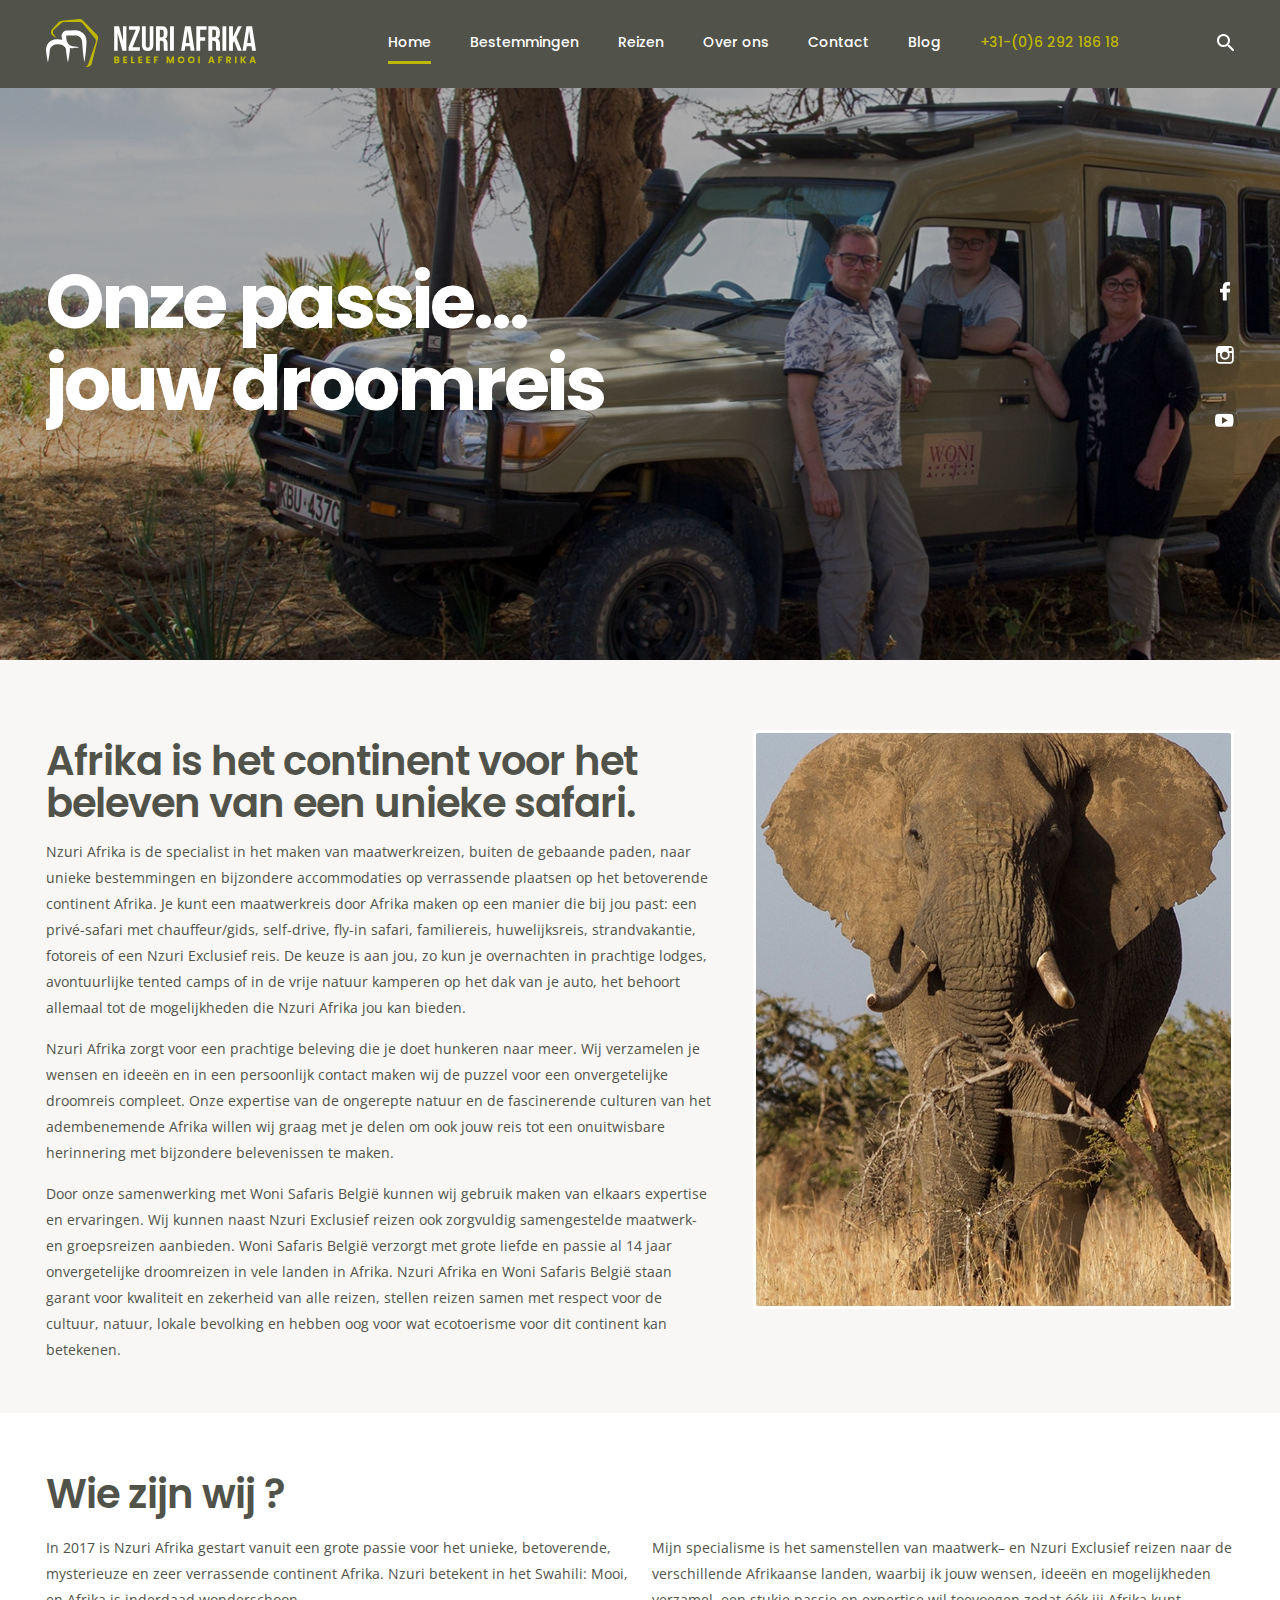
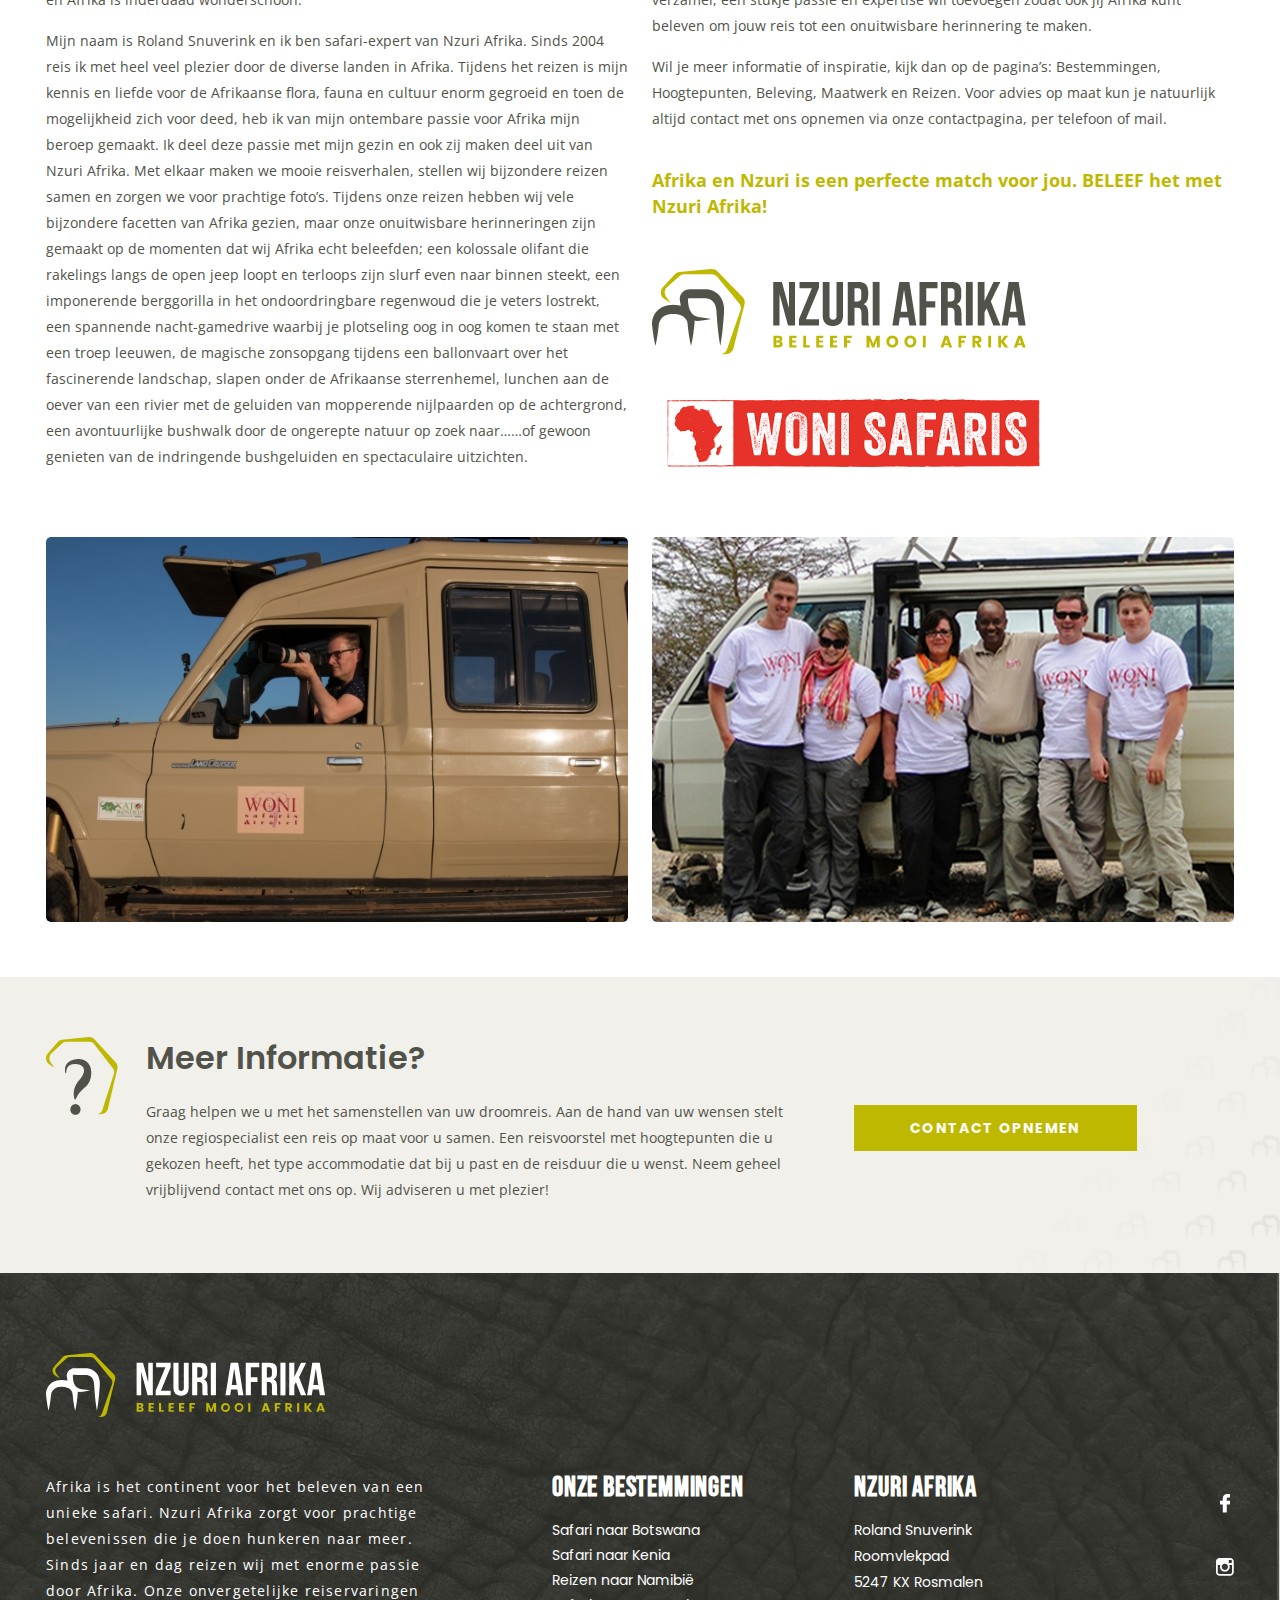
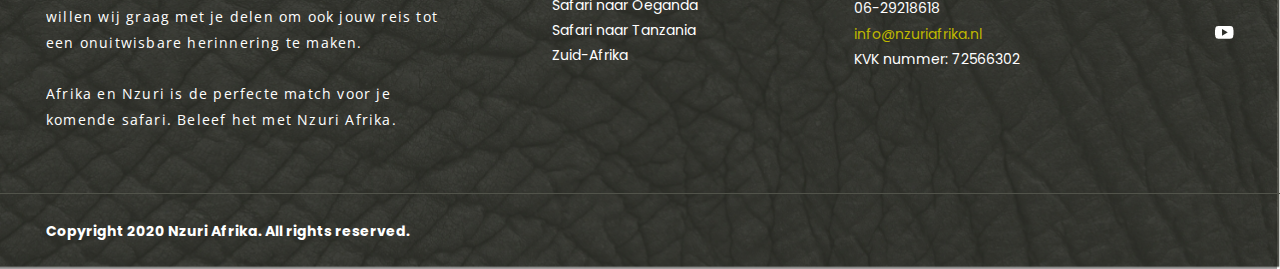
<file: over-ons.html>
<!doctype html>
<html>

<head>
    <!--All Meta -->
    <meta charset="utf-8">
    <meta http-equiv="x-ua-compatible" content="ie=edge">
    <meta name="description" content="">
    <meta name="viewport" content="width=device-width, initial-scale=1">
    <!-- page title -->
    <title>Over Ons Page</title>
    <link rel="stylesheet" href="assets/css/owl.carousel.css">
    <link rel="stylesheet" href="assets/css/style.css">
</head>

<body>
    <!-- header start -->
    <header class="header">
        <div class="wrapper">
            <div class="logo">
                <a href="index.html"><img src="assets/images/footer-logo.svg" alt=""></a>
            </div>
            <div class="header_right">
                <nav>
                    <ul>
                        <li><a class="active" href="index.html">Home</a></li>
                        <li><a href="bestemmingen.html">Bestemmingen</a></li>
                        <li><a href="reizen-page.html">Reizen</a></li>
                        <li><a href="over-ons.html">Over ons</a></li>
                        <li><a href="contact.html">Contact</a></li>
                        <li><a href="#">Blog</a></li>
                        <li><a href="tel:+31-(0)6 292 186 18">+31-(0)6 292 186 18</a></li>
                    </ul>
                </nav>
                <div class="bar_box">
                    <a class="bar" href="#">
                        <span></span>
                        <span></span>
                        <span></span>
                    </a>
                </div>
                <div class="search_bar">
                    <a href="#"><img src="assets/images/Search.svg" alt=""></a>
                </div>
            </div>
        </div>
    </header>
    <!-- header end -->
    <div class="main-content nzuriafrika_common overons-page">
        <!-- main content start -->
        <!-- banner start -->
        <div class="banner banner_common"
            style="background:url(assets/images/overons-bg.jpg)center center no-repeat; background-size: cover;">
            <div class="wrapper">
                <div class="banner_inner">
                    <div class="banner_title">
                        <h1>Onze passie…
                            <br>jouw droomreis</h1>
                    </div>
                    <div class="social_icons">
                        <ul>
                            <li><a href="#"><img src="assets/images/facebook.png" alt=""></a></li>
                            <li><a href="#"><img src="assets/images/instagram.png" alt=""></a></li>
                            <li><a href="#"><img src="assets/images/youtube.png" alt=""></a></li>
                        </ul>
                    </div>
                </div>
            </div>
        </div>
        <!-- banner end -->
        <!-- Beleef maatwerk safari start -->
        <div class="mysterious">
            <div class="wrapper">
                <div class="left_part">
                    <h2>Afrika is het continent voor het beleven van een unieke safari.</h2>
                    <p>Nzuri Afrika is de specialist in het maken van maatwerkreizen, buiten de gebaande paden, naar
                        unieke bestemmingen en bijzondere accommodaties op verrassende plaatsen op het betoverende
                        continent Afrika. Je kunt een maatwerkreis door Afrika maken op een manier die bij jou past: een
                        privé-safari met chauffeur/gids, self-drive, fly-in safari, familiereis, huwelijksreis,
                        strandvakantie, fotoreis of een Nzuri Exclusief reis. De keuze is aan jou, zo kun je overnachten
                        in prachtige lodges, avontuurlijke tented camps of in de vrije natuur kamperen op het dak van je
                        auto, het behoort allemaal tot de mogelijkheden die Nzuri Afrika jou kan bieden.</p>
                    <p>Nzuri Afrika zorgt voor een prachtige beleving die je doet hunkeren naar meer. Wij verzamelen je
                        wensen en ideeën en in een persoonlijk contact maken wij de puzzel voor een onvergetelijke
                        droomreis compleet. Onze expertise van de ongerepte natuur en de fascinerende culturen van het
                        adembenemende Afrika willen wij graag met je delen om ook jouw reis tot een onuitwisbare
                        herinnering met bijzondere belevenissen te maken.</p>
                    <p>Door onze samenwerking met Woni Safaris België kunnen wij gebruik maken van elkaars expertise en
                        ervaringen. Wij kunnen naast Nzuri Exclusief reizen ook zorgvuldig samengestelde maatwerk- en
                        groepsreizen aanbieden. Woni Safaris België verzorgt met grote liefde en passie al 14 jaar
                        onvergetelijke droomreizen in vele landen in Afrika. Nzuri Afrika en Woni Safaris België staan
                        garant voor kwaliteit en zekerheid van alle reizen, stellen reizen samen met respect voor de
                        cultuur, natuur, lokale bevolking en hebben oog voor wat ecotoerisme voor dit continent kan
                        betekenen.</p>


                </div>
                <div class="right_part">
                    <img src="assets/images/img29.jpg" alt="">
                </div>
            </div>
        </div>
        <!-- Beleef maatwerk safari end -->
        <!-- Een safarinaar start -->
        <div class="betoverend">
            <div class="wrapper">
                <h2>Wie zijn wij ?</h2>
                <div class="inner_part">
                    <div class="left_part">
                        <p>In 2017 is Nzuri Afrika gestart vanuit een grote passie voor het unieke, betoverende,
                            mysterieuze en zeer verrassende continent Afrika. Nzuri betekent in het Swahili: Mooi, en
                            Afrika is inderdaad wonderschoon.</p>
                        <p>Mijn naam is Roland Snuverink en ik ben safari-expert van Nzuri Afrika. Sinds 2004 reis ik
                            met heel veel plezier door de diverse landen in Afrika. Tijdens het reizen is mijn kennis en
                            liefde voor de Afrikaanse flora, fauna en cultuur enorm gegroeid en toen de mogelijkheid
                            zich voor deed, heb ik van mijn ontembare passie voor Afrika mijn beroep gemaakt. Ik deel
                            deze passie met mijn gezin en ook zij maken deel uit van Nzuri Afrika. Met elkaar maken we
                            mooie reisverhalen, stellen wij bijzondere reizen samen en zorgen we voor prachtige foto’s.
                            Tijdens onze reizen hebben wij vele bijzondere facetten van Afrika gezien, maar onze
                            onuitwisbare herinneringen zijn gemaakt op de momenten dat wij Afrika echt beleefden; een
                            kolossale olifant die rakelings langs de open jeep loopt en terloops zijn slurf even naar
                            binnen steekt, een imponerende berggorilla in het ondoordringbare regenwoud die je veters
                            lostrekt, een spannende nacht-gamedrive waarbij je plotseling oog in oog komen te staan met
                            een troep leeuwen, de magische zonsopgang tijdens een ballonvaart over het fascinerende
                            landschap, slapen onder de Afrikaanse sterrenhemel, lunchen aan de oever van een rivier met
                            de geluiden van mopperende nijlpaarden op de achtergrond, een avontuurlijke bushwalk door de
                            ongerepte natuur op zoek naar……of gewoon genieten van de indringende bushgeluiden en
                            spectaculaire uitzichten.
                        </p>          
                    </div>
                    <div class="right_part">
                        <p>Mijn specialisme is het samenstellen van maatwerk– en Nzuri Exclusief reizen naar de
                            verschillende Afrikaanse landen, waarbij ik jouw wensen, ideeën en mogelijkheden verzamel,
                            een stukje passie en expertise wil toevoegen zodat óók jij Afrika kunt beleven om jouw reis
                            tot een onuitwisbare herinnering te maken.
                        </p>
                        <p>Wil je meer informatie of inspiratie, kijk dan op de pagina’s: Bestemmingen, Hoogtepunten,
                            Beleving, Maatwerk en Reizen. Voor advies op maat kun je natuurlijk altijd contact met ons
                            opnemen via onze contactpagina, per telefoon of mail.
                        </p>
                        <h5>Afrika en Nzuri is een perfecte match voor jou. BELEEF het met Nzuri Afrika!</h5>
                        <div class="picture">
                            <img src="assets/images/logo-overons.png" alt="">
                            <img src="assets/images/woni-safari.png" alt="">
                        </div>
                    </div>

                    <div class="image_section">
                        <div class="left_img">
                            <img src="assets/images/img30.jpg" alt="">
                        </div>
                        <div class="right_img">
                            <img src="assets/images/img31.jpg" alt="">
                        </div>

                    </div>
                </div>
            </div>
        </div>
        <!-- Een safarinaar end -->
        <!-- cta start -->
        <div class="cta">
            <div class="wrapper">
                <div class="cta_inner">
                    <div class="left_box">
                        <h3>Meer Informatie?</h3>
                        <p>Graag helpen we u met het samenstellen van uw droomreis. Aan de hand van uw wensen stelt onze
                            regiospecialist een reis op maat voor u samen. Een reisvoorstel met hoogtepunten die u
                            gekozen heeft, het type accommodatie dat bij u past en de reisduur die u wenst. Neem geheel
                            vrijblijvend contact met ons op. Wij adviseren u met plezier!</p>
                    </div>
                    <div class="right_box">
                        <div class="btn_box">
                            <a href="#">contact opnemen</a>
                        </div>
                    </div>
                </div>
            </div>
        </div>
        <!-- cta end -->
        <!-- main content end -->
    </div>
    <!-- fotter start -->
    <footer>
        <div class="wrapper">
            <div class="footer_top">
                <div class="footer_logo">
                    <a href="index.html"><img src="assets/images/footer-logo.svg" alt=""></a>
                </div>

                <div class="footer_inner">
                    <div class="left_part">
                        <p>Afrika is het continent voor het beleven van een unieke safari. Nzuri Afrika zorgt voor
                            prachtige
                            belevenissen die je doen hunkeren naar meer. Sinds jaar en dag reizen wij met enorme passie
                            door
                            Afrika. Onze onvergetelijke reiservaringen willen wij graag met je delen om ook jouw reis
                            tot
                            een onuitwisbare herinnering te maken.
                        </p>
                        <p>Afrika en Nzuri is de perfecte match voor je komende safari. Beleef het met Nzuri Afrika.</p>
                    </div>
                    <div class="mid_part">
                        <h4>Onze bestemmingen</h4>
                        <ul>
                            <li><a href="#">Safari naar Botswana</a></li>
                            <li><a href="#">Safari naar Kenia</a></li>
                            <li><a href="#">Reizen naar Namibië</a></li>
                            <li><a href="#">Safari naar Oeganda</a></li>
                            <li><a href="#">Safari naar Tanzania</a></li>
                            <li><a href="#">Zuid-Afrika</a></li>
                        </ul>
                    </div>
                    <div class="right_part">
                        <h4>nzuri afrika</h4>
                        <p>Roland Snuverink<br>
                            Roomvlekpad<br>
                            5247 KX Rosmalen<br>
                            06-29218618
                        </p>
                        <a href="mailto:info@nzuriafrika.nl">info@nzuriafrika.nl</a>
                        <p>KVK nummer: 72566302</p>
                    </div>
                    <div class="social_icons">
                        <ul>
                            <li><a href="#"><img src="assets/images/facebook.png" alt=""></a></li>
                            <li><a href="#"><img src="assets/images/instagram.png" alt=""></a></li>
                            <li><a href="#"><img src="assets/images/youtube.png" alt=""></a></li>
                        </ul>
                    </div>
                </div>
            </div>
            <div class="copy_right">
                <p>Copyright 2020 Nzuri Afrika. All rights reserved.</p>
            </div>

        </div>
    </footer>
    <!-- fotter end -->

    <script src="assets/js/jquery.min.js"></script>
    <script src="assets/js/owl.carousel.min.js"></script>
    <script src="assets/js/custom.js"></script>

</body>

</html>
</file>
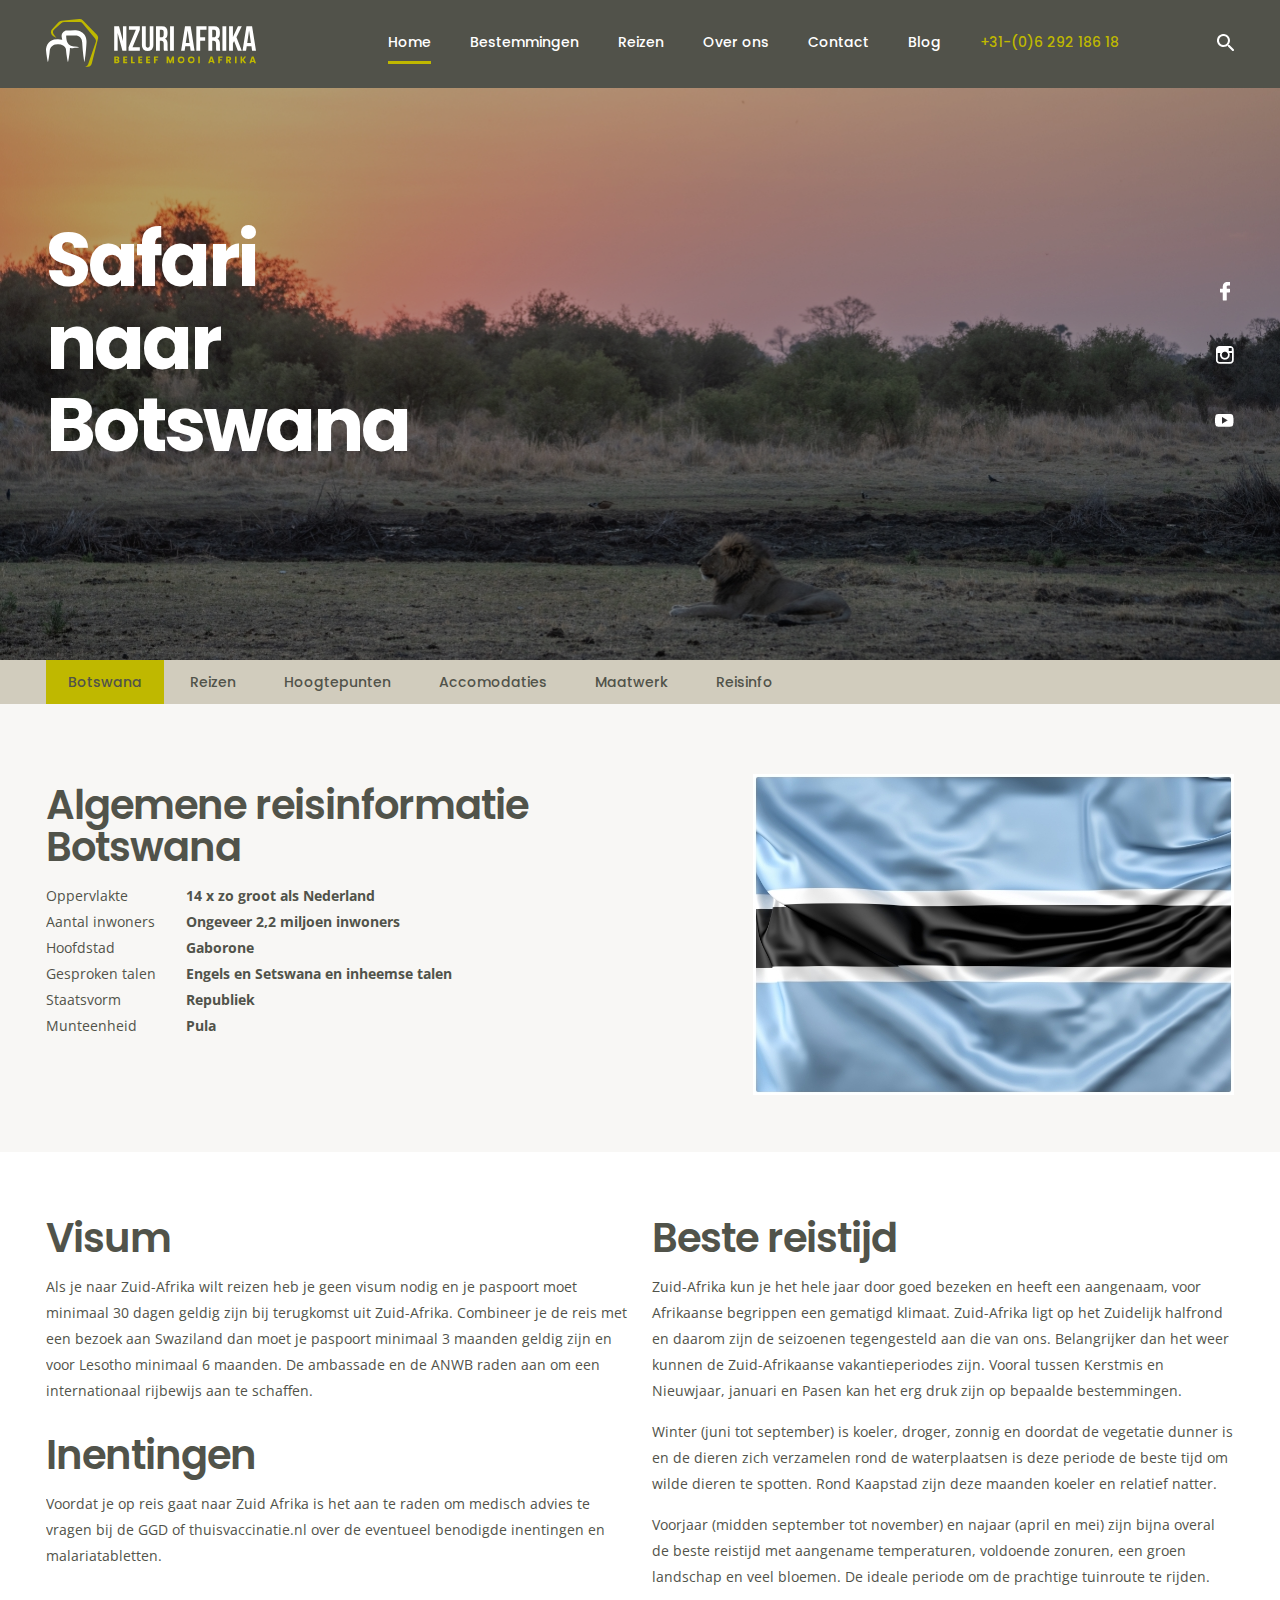
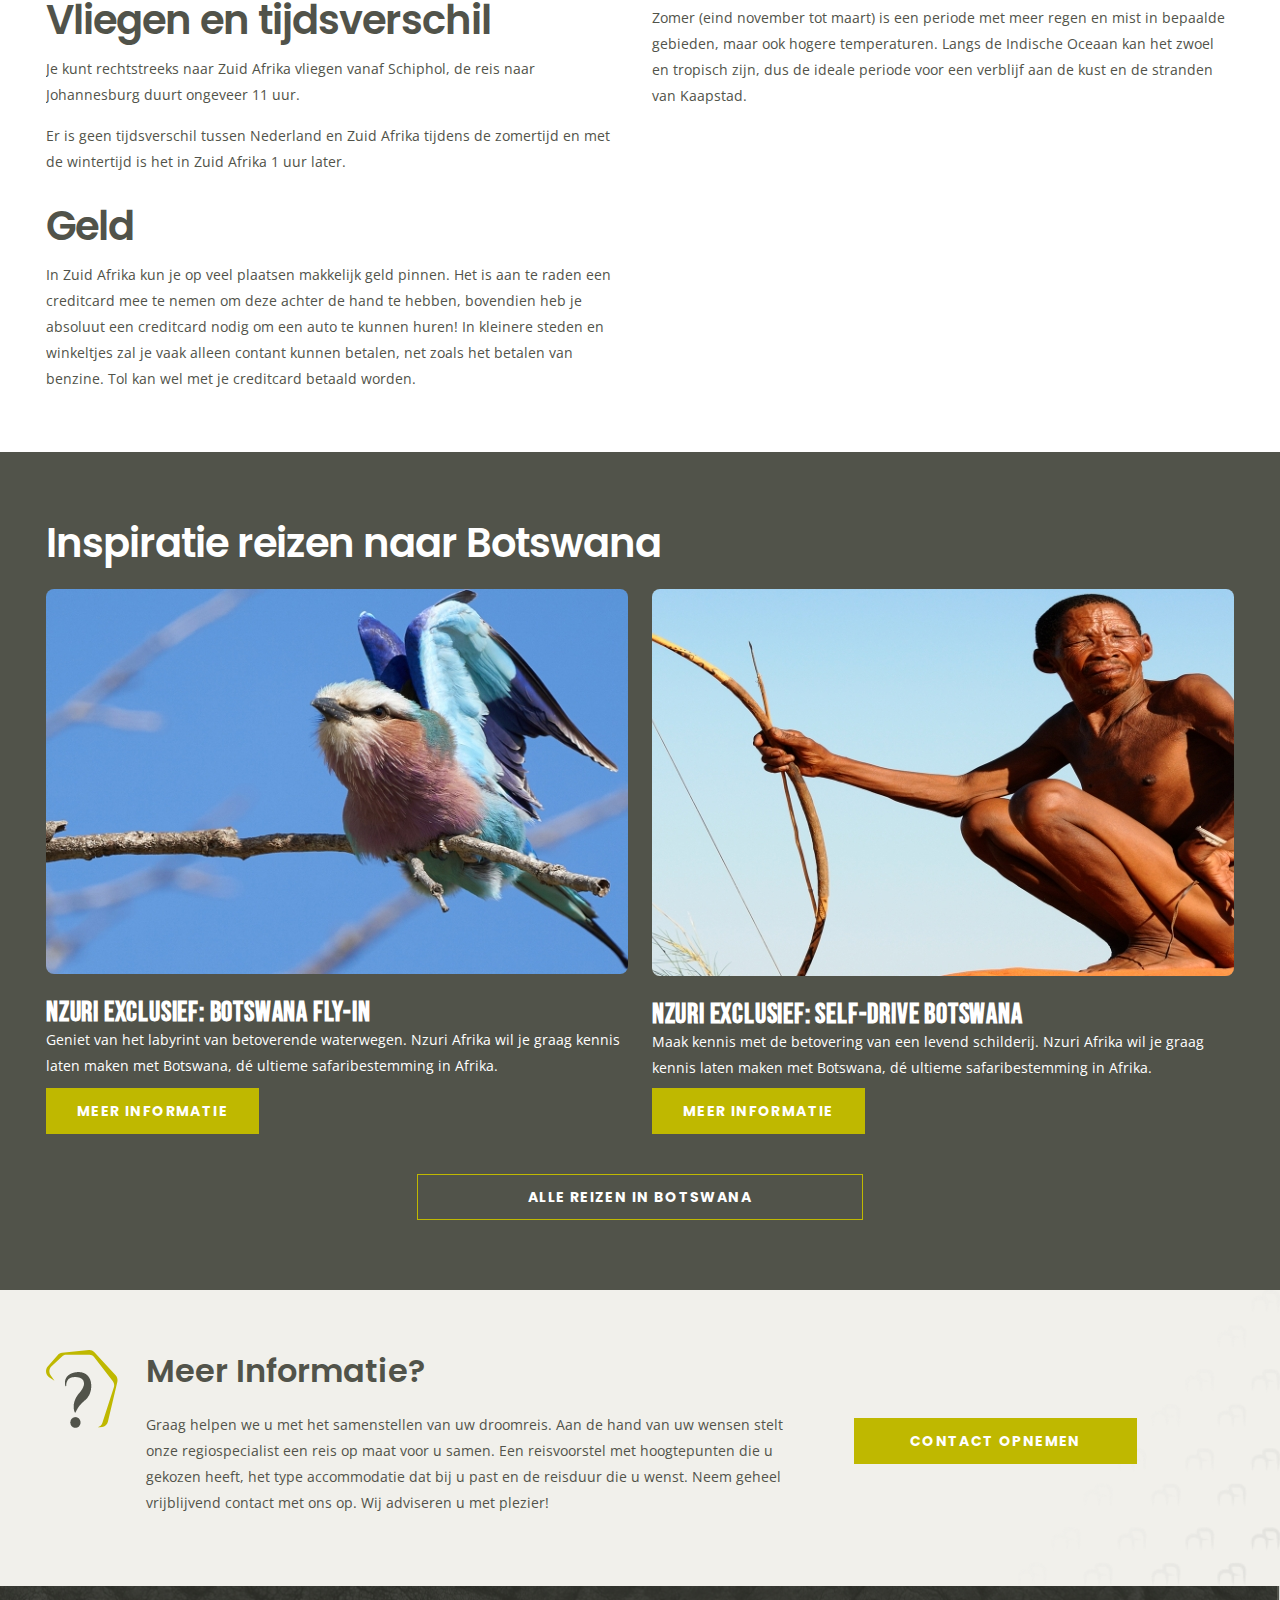
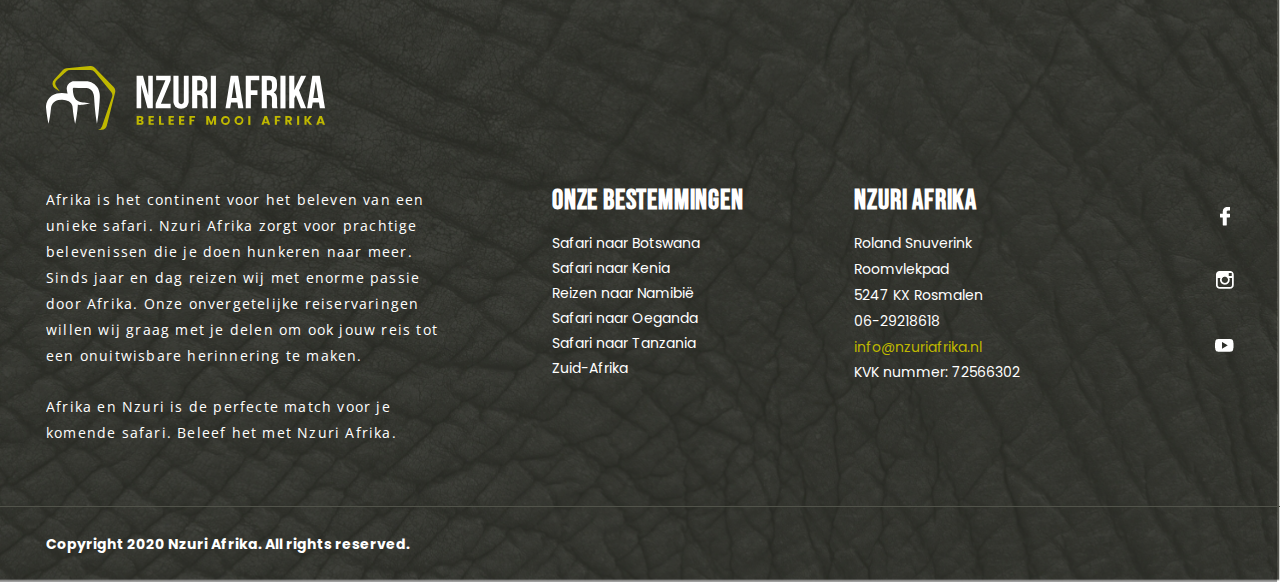
<file: reisinfo.html>
<!doctype html>
<html>

<head>
    <!--All Meta -->
    <meta charset="utf-8">
    <meta http-equiv="x-ua-compatible" content="ie=edge">
    <meta name="description" content="">
    <meta name="viewport" content="width=device-width, initial-scale=1">
    <!-- page title -->
    <title>Reisinfo Page</title>
    <link rel="stylesheet" href="assets/css/owl.carousel.css">
    <link rel="stylesheet" href="assets/css/style.css">
</head>

<body>
    <!-- header start -->
    <header class="header">
        <div class="wrapper">
            <div class="logo">
                <a href="index.html"><img src="assets/images/footer-logo.svg" alt=""></a>
            </div>
            <div class="header_right">
                <nav>
                    <ul>
                        <li><a class="active" href="index.html">Home</a></li>
                        <li><a href="bestemmingen.html">Bestemmingen</a></li>
                        <li><a href="reizen-page.html">Reizen</a></li>
                        <li><a href="over-ons.html">Over ons</a></li>
                        <li><a href="contact.html">Contact</a></li>
                        <li><a href="#">Blog</a></li>
                        <li><a href="tel:+31-(0)6 292 186 18">+31-(0)6 292 186 18</a></li>
                    </ul>
                </nav>
                <div class="bar_box">
                    <a class="bar" href="#">
                        <span></span>
                        <span></span>
                        <span></span>
                    </a>
                </div>
                <div class="search_bar">
                    <a href="#"><img src="assets/images/Search.svg" alt=""></a>
                </div>
            </div>
        </div>
    </header>
    <!-- header end -->
    <div class="main-content reisinfo-page">
        <!-- main content start -->
        <!-- banner start -->
        <div class="banner banner_common"
            style="background:url(assets/images/reisinfo-bg.jpg)center center no-repeat; background-size: cover;">
            <div class="wrapper">
                <div class="banner_inner">
                    <div class="banner_title">
                        <h1>Safari<br>naar <br>Botswana</h1>
                    </div>
                    <div class="social_icons">
                        <ul>
                            <li><a href="#"><img src="assets/images/facebook.png" alt=""></a></li>
                            <li><a href="#"><img src="assets/images/instagram.png" alt=""></a></li>
                            <li><a href="#"><img src="assets/images/youtube.png" alt=""></a></li>
                        </ul>
                    </div>
                </div>
            </div>
        </div>
        <!-- banner end -->
        <!-- second sticky menu start  -->
        <div class="second_stickymenu">
            <div class="wrapper">
                <ul>
                    <li><a class="active" href="landen-page.html">Botswana</a></li>
                    <li><a href="reizen-page.html">Reizen</a></li>
                    <li><a href="hoogtepunten.html">Hoogtepunten</a></li>
                    <li><a href="accommodaties.html">Accomodaties</a></li>
                    <li><a href="maatwerk.html">Maatwerk</a></li>
                    <li><a href="reisinfo.html">Reisinfo</a></li>
                </ul>
            </div>
        </div>
        <!-- second sticky menu end -->
        <!-- Beleef maatwerk safari start -->
        <div class="mysterious">
            <div class="wrapper">
                <div class="left_part">
                    <h2>Algemene reisinformatie
                        Botswana</h2>
                    <ul>
                        <li>Oppervlakte <span>14 x zo groot als Nederland</span></li>
                        <li>Aantal inwoners <span>Ongeveer 2,2 miljoen inwoners</span></li>
                        <li>Hoofdstad <span>Gaborone</span></li>
                        <li>Gesproken talen <span>Engels en Setswana en inheemse talen</span></li>
                        <li>Staatsvorm <span>Republiek</span></li>
                        <li>Munteenheid <span>Pula</span></li>
                    </ul>

                </div>
                <div class="right_part">
                    <img src="assets/images/img27.jpg" alt="">
                </div>
            </div>
        </div>
        <!-- Beleef maatwerk safari end -->
        <!-- Een safarinaar start -->
        <div class="betoverend">
            <div class="wrapper">
                <div class="inner_part">
                    <div class="left_part">
                        <h2>Visum</h2>
                        <p>Als je naar Zuid-Afrika wilt reizen heb je geen visum nodig en je paspoort moet minimaal 30
                            dagen geldig zijn bij terugkomst uit Zuid-Afrika. Combineer je de reis met een bezoek aan
                            Swaziland dan moet je paspoort minimaal 3 maanden geldig zijn en voor Lesotho minimaal 6
                            maanden. De ambassade en de ANWB raden aan om een internationaal rijbewijs aan te schaffen. </p>
                            <p></p>
                            
                        <h2>Inentingen</h2>
                        <p>Voordat je op reis gaat naar Zuid Afrika is het aan te raden om medisch advies te vragen bij
                            de GGD of thuisvaccinatie.nl over de eventueel benodigde inentingen en malariatabletten.</p>
                            <p></p>
                            
                        <h2>Vliegen en tijdsverschil</h2>
                        <p>Je kunt rechtstreeks naar Zuid Afrika vliegen vanaf Schiphol, de reis naar Johannesburg duurt
                            ongeveer 11 uur.</p>
                        <p>Er is geen tijdsverschil tussen Nederland en Zuid Afrika tijdens de zomertijd en met de
                            wintertijd is het in Zuid Afrika 1 uur later.</p>
                            <p></p>
                           
                        <h2>Geld</h2>
                        <p>In Zuid Afrika kun je op veel plaatsen makkelijk geld pinnen. Het is aan te raden een
                            creditcard mee te nemen om deze achter de hand te hebben, bovendien heb je absoluut een
                            creditcard nodig om een auto te kunnen huren! In kleinere steden en winkeltjes zal je vaak
                            alleen contant kunnen betalen, net zoals het betalen van benzine. Tol kan wel met je
                            creditcard betaald worden.</p>
                            <p></p>
                        
                    </div>
                    <div class="right_part">
                        <h2>Beste reistijd</h2>
                        <p>Zuid-Afrika kun je het hele jaar door goed bezeken en heeft een aangenaam, voor Afrikaanse begrippen een gematigd klimaat. Zuid-Afrika ligt op het Zuidelijk halfrond en daarom zijn de seizoenen tegengesteld aan die van ons. Belangrijker dan het weer kunnen de Zuid-Afrikaanse vakantieperiodes zijn. Vooral tussen Kerstmis en Nieuwjaar, januari en Pasen kan het erg druk zijn op bepaalde bestemmingen.</p>
                        <p>Winter (juni tot september) is koeler, droger, zonnig en doordat de vegetatie dunner is en de dieren zich verzamelen rond de waterplaatsen is deze periode de beste tijd om wilde dieren te spotten. Rond Kaapstad zijn deze maanden koeler en relatief natter.</p>
                        <p>Voorjaar (midden september tot november) en najaar (april en mei) zijn bijna overal de beste reistijd met aangename temperaturen, voldoende zonuren, een groen landschap en veel bloemen. De ideale periode om de prachtige tuinroute te rijden.</p>
                        <p>Zomer (eind november tot maart) is een periode met meer regen en mist in bepaalde gebieden, maar ook hogere temperaturen. Langs de Indische Oceaan kan het zwoel en tropisch zijn, dus de ideale periode voor een verblijf aan de kust en de stranden van Kaapstad.</p>

                    </div>
                </div>
            </div>
        </div>
        <!-- Een safarinaar end -->
        <!-- Top trips start -->
        <div class="top_trips">
            <div class="wrapper">
                <h2>Inspiratie reizen naar Botswana</h2>
                <div class="inner_content">
                    <div class="card_trips">
                        <a class="image" href="#">
                            <img src="assets/images/img7.jpg" alt="">
                        </a>
                        <div class="text">
                            <h4>Nzuri Exclusief: Botswana Fly-in</h4>
                            <p>Geniet van het labyrint van betoverende waterwegen. Nzuri Afrika wil je graag kennis
                                laten maken met Botswana, dé ultieme safaribestemming in Afrika.</p>
                        </div>
                        <div class="btn_box">
                            <a href="#">Meer informatie</a>
                        </div>
                    </div>

                    <div class="card_trips">
                        <a class="image" href="#">
                            <img src="assets/images/img8.jpg" alt="">
                        </a>
                        <div class="text">
                            <h4>Nzuri Exclusief: Self-drive Botswana</h4>
                            <p>Maak kennis met de betovering van een levend schilderij. Nzuri Afrika wil je graag
                                kennis laten maken met Botswana, dé ultieme safaribestemming in Afrika.</p>
                        </div>
                        <div class="btn_box">
                            <a href="#">Meer informatie</a>
                        </div>
                    </div>
                </div>
                <div class="btn_boxlarge">
                    <a href="#">alle reizen in botswana</a>
                </div>
            </div>
        </div>
        <!-- Top trips end -->
        <!-- cta start -->
        <div class="cta">
            <div class="wrapper">
                <div class="cta_inner">
                    <div class="left_box">
                        <h3>Meer Informatie?</h3>
                        <p>Graag helpen we u met het samenstellen van uw droomreis. Aan de hand van uw wensen stelt onze
                            regiospecialist een reis op maat voor u samen. Een reisvoorstel met hoogtepunten die u
                            gekozen heeft, het type accommodatie dat bij u past en de reisduur die u wenst. Neem geheel
                            vrijblijvend contact met ons op. Wij adviseren u met plezier!</p>
                    </div>
                    <div class="right_box">
                        <div class="btn_box">
                            <a href="#">contact opnemen</a>
                        </div>
                    </div>
                </div>
            </div>
        </div>
        <!-- cta end -->
        <!-- main content end -->
    </div>
    <!-- fotter start -->
    <footer>
        <div class="wrapper">
            <div class="footer_top">
                <div class="footer_logo">
                    <a href="index.html"><img src="assets/images/footer-logo.svg" alt=""></a>
                </div>

                <div class="footer_inner">
                    <div class="left_part">
                        <p>Afrika is het continent voor het beleven van een unieke safari. Nzuri Afrika zorgt voor
                            prachtige
                            belevenissen die je doen hunkeren naar meer. Sinds jaar en dag reizen wij met enorme passie
                            door
                            Afrika. Onze onvergetelijke reiservaringen willen wij graag met je delen om ook jouw reis
                            tot
                            een onuitwisbare herinnering te maken.
                        </p>
                        <p>Afrika en Nzuri is de perfecte match voor je komende safari. Beleef het met Nzuri Afrika.</p>
                    </div>
                    <div class="mid_part">
                        <h4>Onze bestemmingen</h4>
                        <ul>
                            <li><a href="#">Safari naar Botswana</a></li>
                            <li><a href="#">Safari naar Kenia</a></li>
                            <li><a href="#">Reizen naar Namibië</a></li>
                            <li><a href="#">Safari naar Oeganda</a></li>
                            <li><a href="#">Safari naar Tanzania</a></li>
                            <li><a href="#">Zuid-Afrika</a></li>
                        </ul>
                    </div>
                    <div class="right_part">
                        <h4>nzuri afrika</h4>
                        <p>Roland Snuverink<br>
                            Roomvlekpad<br>
                            5247 KX Rosmalen<br>
                            06-29218618
                        </p>
                        <a href="mailto:info@nzuriafrika.nl">info@nzuriafrika.nl</a>
                        <p>KVK nummer: 72566302</p>
                    </div>
                    <div class="social_icons">
                        <ul>
                            <li><a href="#"><img src="assets/images/facebook.png" alt=""></a></li>
                            <li><a href="#"><img src="assets/images/instagram.png" alt=""></a></li>
                            <li><a href="#"><img src="assets/images/youtube.png" alt=""></a></li>
                        </ul>
                    </div>
                </div>
            </div>
            <div class="copy_right">
                <p>Copyright 2020 Nzuri Afrika. All rights reserved.</p>
            </div>

        </div>
    </footer>
    <!-- fotter end -->

    <script src="assets/js/jquery.min.js"></script>
    <script src="assets/js/owl.carousel.min.js"></script>
    <script src="assets/js/custom.js"></script>

</body>

</html>
</file>
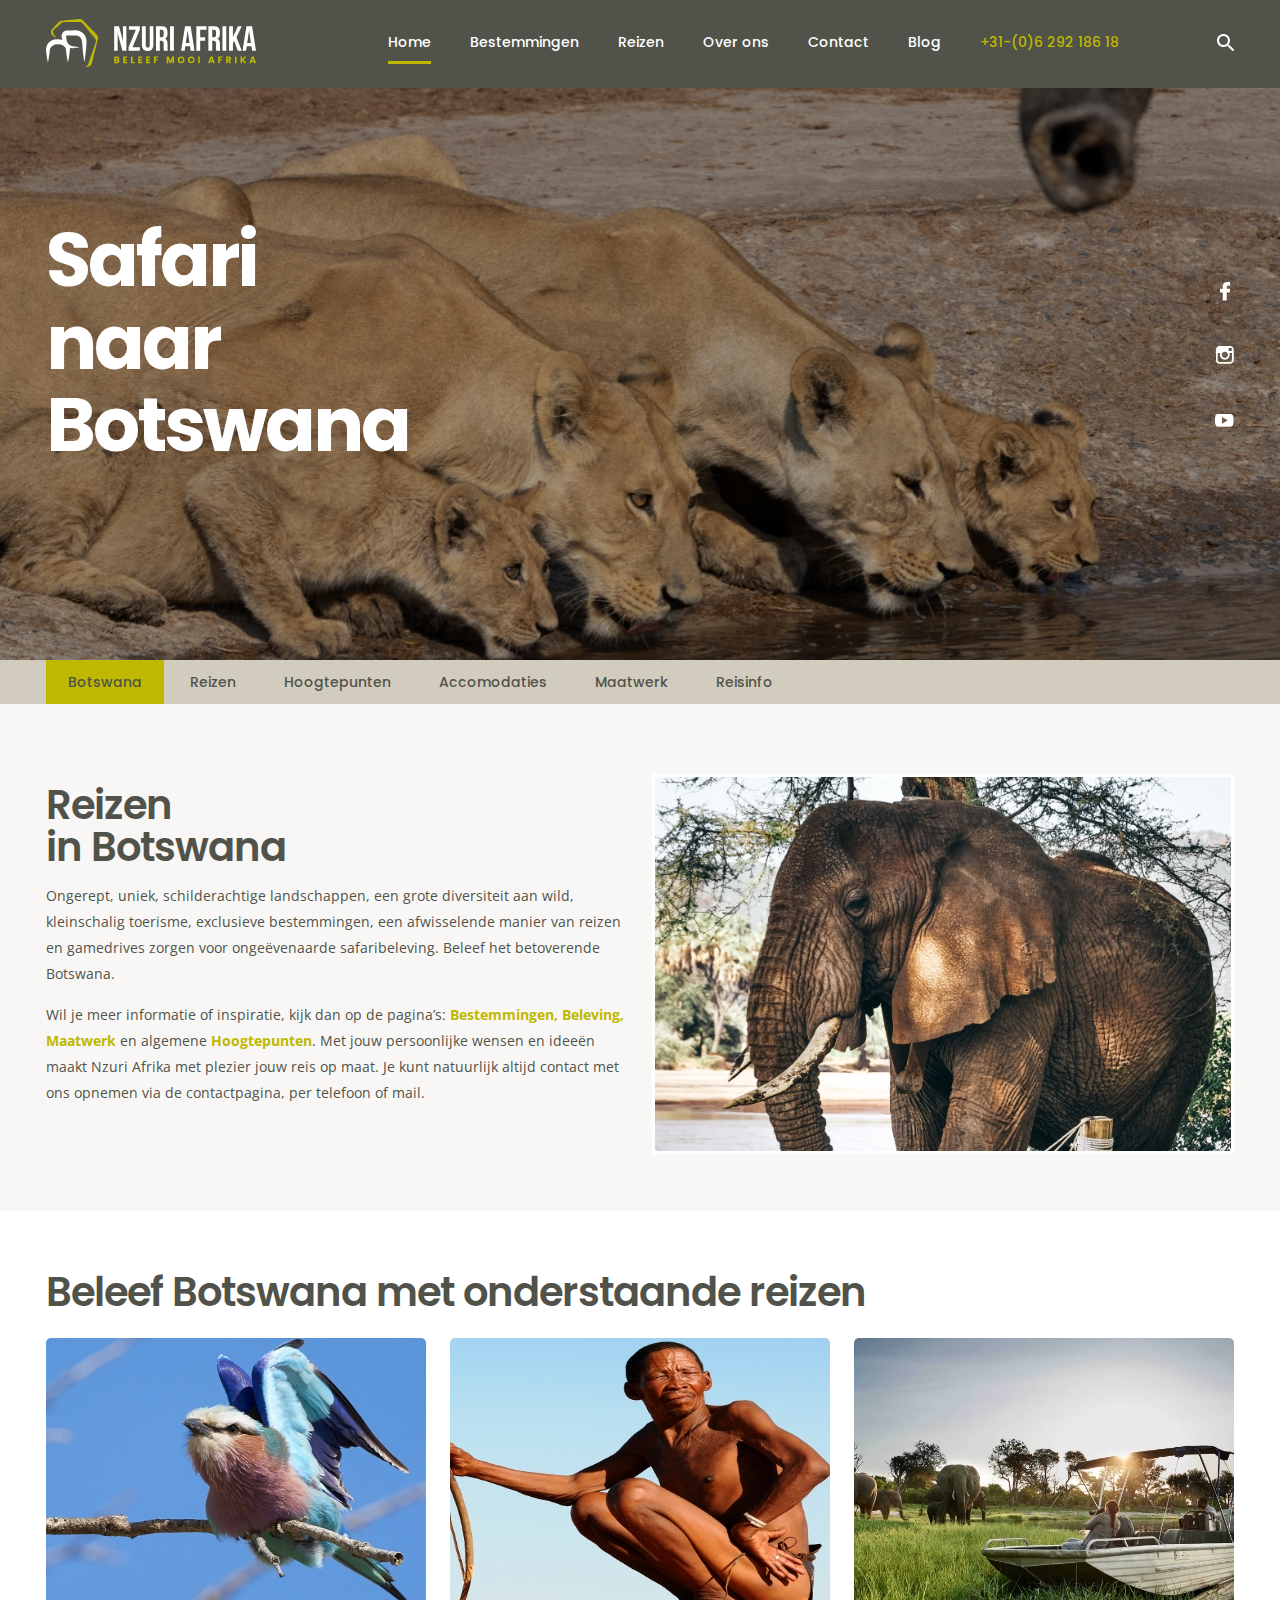
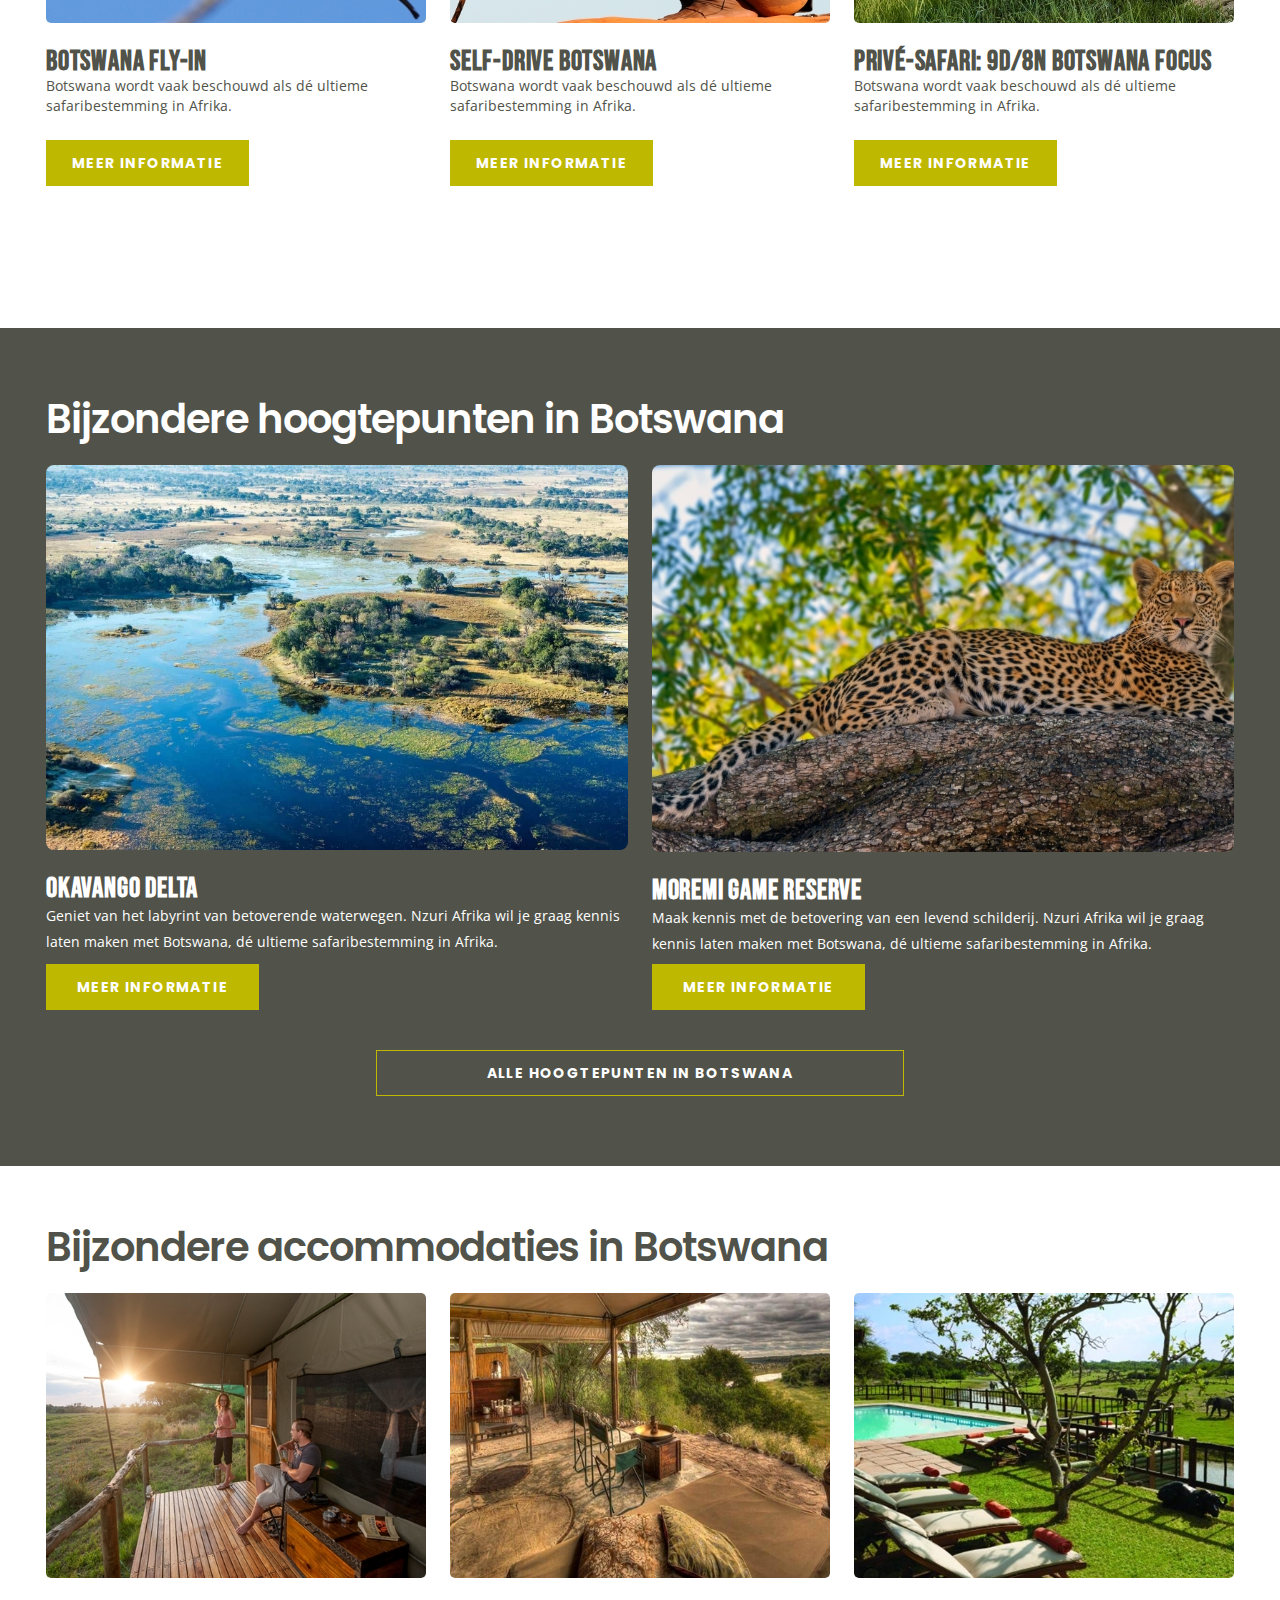
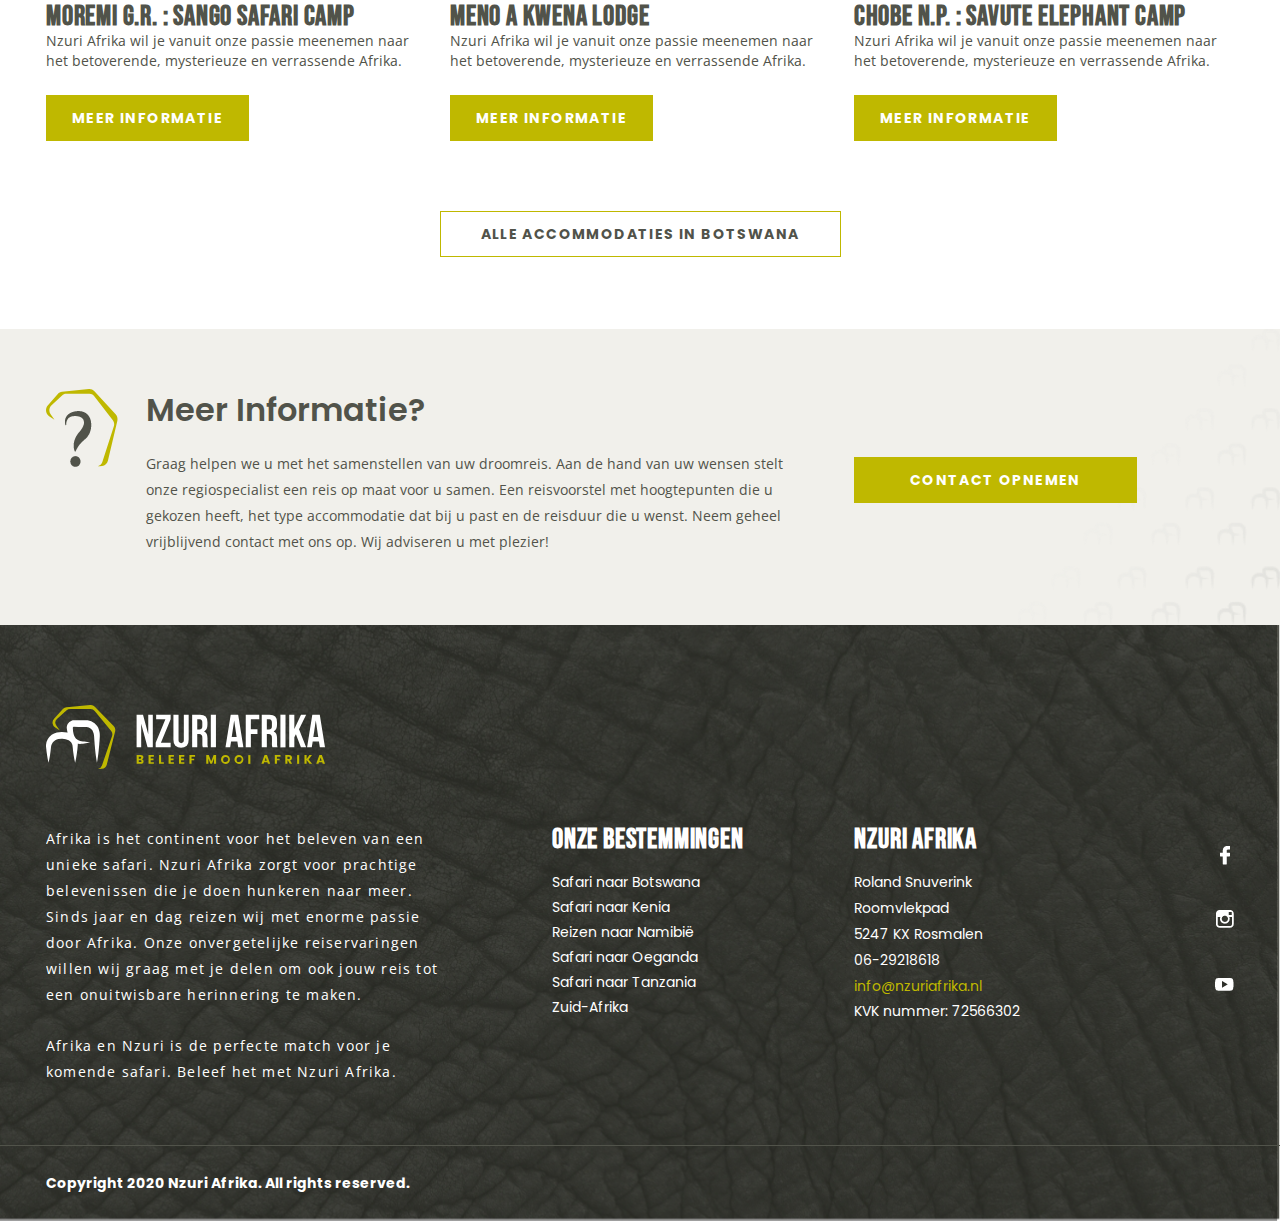
<file: reizen-page.html>
<!doctype html>
<html>

<head>
    <!--All Meta -->
    <meta charset="utf-8">
    <meta http-equiv="x-ua-compatible" content="ie=edge">
    <meta name="description" content="">
    <meta name="viewport" content="width=device-width, initial-scale=1">
    <!-- page title -->
    <title>Reizen Page</title>
    <link rel="stylesheet" href="assets/css/owl.carousel.css">
    <link rel="stylesheet" href="assets/css/style.css">
</head>

<body>
    <!-- header start -->
    <header class="header">
        <div class="wrapper">
            <div class="logo">
                <a href="index.html"><img src="assets/images/footer-logo.svg" alt=""></a>
            </div>
            <div class="header_right">
                <nav>
                    <ul>
                        <li><a class="active" href="index.html">Home</a></li>
                        <li><a href="bestemmingen.html">Bestemmingen</a></li>
                        <li><a href="reizen-page.html">Reizen</a></li>
                        <li><a href="over-ons.html">Over ons</a></li>
                        <li><a href="contact.html">Contact</a></li>
                        <li><a href="#">Blog</a></li>
                        <li><a href="tel:+31-(0)6 292 186 18">+31-(0)6 292 186 18</a></li>
                    </ul>
                </nav>
                <div class="bar_box">
                    <a class="bar" href="#">
                        <span></span>
                        <span></span>
                        <span></span>
                    </a>
                </div>
                <div class="search_bar">
                    <a href="#"><img src="assets/images/Search.svg" alt=""></a>
                </div>
            </div>
        </div>
    </header>
    <!-- header end -->
    <div class="main-content  reizen-page ">
        <!-- main content start -->
        <!-- banner start -->
        <div class="banner banner_common"
            style="background:url(assets/images/landen-bg.jpg)center center no-repeat; background-size: cover;">
            <div class="wrapper">
                <div class="banner_inner">
                    <div class="banner_title">
                        <h1>Safari<br>naar <br>Botswana</h1>
                    </div>
                    <div class="social_icons">
                        <ul>
                            <li><a href="#"><img src="assets/images/facebook.png" alt=""></a></li>
                            <li><a href="#"><img src="assets/images/instagram.png" alt=""></a></li>
                            <li><a href="#"><img src="assets/images/youtube.png" alt=""></a></li>
                        </ul>
                    </div>
                </div>
            </div>
        </div>
        <!-- banner end -->
        <!-- second sticky menu start  -->
        <div class="second_stickymenu ">
            <div class="wrapper">
                <ul>
                    <li><a class="active" href="landen-page.html">Botswana</a></li>
                    <li><a href="reizen-page.html">Reizen</a></li>
                    <li><a href="hoogtepunten.html">Hoogtepunten</a></li>
                    <li><a href="accommodaties.html">Accomodaties</a></li>
                    <li><a href="maatwerk.html">Maatwerk</a></li>
                    <li><a href="reisinfo.html">Reisinfo</a></li>
                </ul>
            </div>
        </div>
        <!-- second sticky menu end -->
        <!-- Beleef maatwerk safari start -->
        <div class="mysterious">
            <div class="wrapper">
                <div class="left_part">
                    <h2>Reizen<br>
                        in Botswana</h2>
                    <p>Ongerept, uniek, schilderachtige landschappen, een grote diversiteit aan wild, kleinschalig
                        toerisme, exclusieve bestemmingen, een afwisselende manier van reizen en gamedrives zorgen voor
                        ongeëvenaarde safaribeleving. Beleef het betoverende Botswana. </p>
                    <p>Wil je meer informatie of inspiratie, kijk dan op de pagina’s: <span>Bestemmingen, Beleving, Maatwerk</span>
                        en algemene <span> Hoogtepunten</span>. Met jouw persoonlijke wensen en ideeën maakt Nzuri Afrika met plezier
                        jouw reis op maat. Je kunt natuurlijk altijd contact met ons opnemen via de contactpagina, per
                        telefoon of mail.</p>
                </div>
                <div class="right_part">
                    <img src="assets/images/img12.jpg" alt="">
                </div>
            </div>
        </div>
        <!-- Beleef maatwerk safari end -->
         <!-- reisaanbod in Afrika start -->
         <div class="travel_offer">
            <div class="wrapper">
                <h2>Beleef Botswana met onderstaande reizen</h2>
                <div class="card_inner">
                    <div class="card">
                        <div class="image">
                            <img src="assets/images/img13.jpg" alt="">
                        </div>
                        <div class="text">
                            <h4>Botswana Fly-in</h4>
                            <p>Botswana wordt vaak beschouwd als dé ultieme 
                                safaribestemming in Afrika. </p>
                        </div>
                        <div class="btn_box">
                            <a href="#">Meer informatie</a>
                        </div>
                    </div>

                    <div class="card">
                        <div class="image">
                            <img src="assets/images/img14.jpg" alt="">
                        </div>
                        <div class="text">
                            <h4>Self-drive Botswana</h4>
                            <p>Botswana wordt vaak beschouwd als dé ultieme 
                                safaribestemming in Afrika. </p>
                        </div>
                        <div class="btn_box">
                            <a href="#">Meer informatie</a>
                        </div>
                    </div>

                    <div class="card">
                        <div class="image">
                            <img src="assets/images/img15.jpg" alt="">
                        </div>
                        <div class="text">
                            <h4>Privé-safari: 9d/8n Botswana focus</h4>
                            <p>Botswana wordt vaak beschouwd als dé ultieme 
                                safaribestemming in Afrika. </p>
                        </div>
                        <div class="btn_box">
                            <a href="#">Meer informatie</a>
                        </div>
                    </div>
                </div>
               
            </div>
        </div>
        <!-- reisaanbod in Afrika end -->
        <!-- Top trips start -->
        <div class="top_trips">
            <div class="wrapper">
                <h2>Bijzondere hoogtepunten in Botswana</h2>
                <div class="inner_content">
                    <div class="card_trips">
                        <a class="image" href="#">
                            <img src="assets/images/img16.jpg" alt="">
                        </a>
                        <div class="text">
                            <h4>Okavango Delta</h4>
                            <p>Geniet van het labyrint van betoverende waterwegen. Nzuri Afrika wil je graag kennis 
                                laten maken met Botswana, dé ultieme safaribestemming in Afrika.</p>
                        </div>
                        <div class="btn_box">
                            <a href="#">Meer informatie</a>
                        </div>
                    </div>

                    <div class="card_trips">
                        <a class="image" href="#">
                            <img src="assets/images/img17.jpg" alt="">
                        </a>
                        <div class="text">
                            <h4>Moremi Game Reserve</h4>
                            <p>Maak kennis met de betovering van een levend schilderij. Nzuri Afrika wil je graag 
                                kennis laten maken met Botswana, dé ultieme safaribestemming in Afrika.</p>
                        </div>
                        <div class="btn_box">
                            <a href="#">Meer informatie</a>
                        </div>
                    </div>
                </div>
                <div class="btn_boxlarge">
                    <a href="#">alle hoogtepunten in botswana</a>
                </div>
            </div>
        </div>
        <!-- Top trips end -->
        <!-- reisaanbod in Afrika start -->
        <div class="travel_offer">
            <div class="wrapper">
                <h2>Bijzondere accommodaties in Botswana</h2>
                <div class="card_inner">
                    <div class="card">
                        <div class="image">
                            <img src="assets/images/img9.jpg" alt="">
                        </div>
                        <div class="text">
                            <h4>Moremi G.R. : Sango Safari Camp</h4>
                            <p>Nzuri Afrika wil je vanuit onze passie meenemen naar
                                het betoverende, mysterieuze en verrassende Afrika.</p>
                        </div>
                        <div class="btn_box">
                            <a href="#">Meer informatie</a>
                        </div>
                    </div>

                    <div class="card">
                        <div class="image">
                            <img src="assets/images/img10.jpg" alt="">
                        </div>
                        <div class="text">
                            <h4>Meno a Kwena Lodge</h4>
                            <p>Nzuri Afrika wil je vanuit onze passie meenemen naar
                                het betoverende, mysterieuze en verrassende Afrika.</p>
                        </div>
                        <div class="btn_box">
                            <a href="#">Meer informatie</a>
                        </div>
                    </div>

                    <div class="card">
                        <div class="image">
                            <img src="assets/images/img11.jpg" alt="">
                        </div>
                        <div class="text">
                            <h4>Chobe N.P. : Savute Elephant Camp</h4>
                            <p>Nzuri Afrika wil je vanuit onze passie meenemen naar
                                het betoverende, mysterieuze en verrassende Afrika.</p>
                        </div>
                        <div class="btn_box">
                            <a href="#">Meer informatie</a>
                        </div>
                    </div>
                </div>
                <div class="button_boxlarge">
                    <a href="#">alle accommodaties in botswana</a>
                </div>
            </div>
        </div>
        <!-- reisaanbod in Afrika end -->
        <!-- cta start -->
        <div class="cta">
            <div class="wrapper">
                <div class="cta_inner">
                    <div class="left_box">
                        <h3>Meer Informatie?</h3>
                        <p>Graag helpen we u met het samenstellen van uw droomreis. Aan de hand van uw wensen stelt onze
                            regiospecialist een reis op maat voor u samen. Een reisvoorstel met hoogtepunten die u
                            gekozen heeft, het type accommodatie dat bij u past en de reisduur die u wenst. Neem geheel
                            vrijblijvend contact met ons op. Wij adviseren u met plezier!</p>
                    </div>
                    <div class="right_box">
                        <div class="btn_box">
                            <a href="#">contact opnemen</a>
                        </div>
                    </div>
                </div>
            </div>
        </div>
        <!-- cta end -->
        <!-- main content end -->
    </div>
    <!-- fotter start -->
    <footer>
        <div class="wrapper">
            <div class="footer_top">
                <div class="footer_logo">
                    <a href="index.html"><img src="assets/images/footer-logo.svg" alt=""></a>
                </div>

                <div class="footer_inner">
                    <div class="left_part">
                        <p>Afrika is het continent voor het beleven van een unieke safari. Nzuri Afrika zorgt voor
                            prachtige
                            belevenissen die je doen hunkeren naar meer. Sinds jaar en dag reizen wij met enorme passie
                            door
                            Afrika. Onze onvergetelijke reiservaringen willen wij graag met je delen om ook jouw reis
                            tot
                            een onuitwisbare herinnering te maken.
                        </p>
                        <p>Afrika en Nzuri is de perfecte match voor je komende safari. Beleef het met Nzuri Afrika.</p>
                    </div>
                    <div class="mid_part">
                        <h4>Onze bestemmingen</h4>
                        <ul>
                            <li><a href="#">Safari naar Botswana</a></li>
                            <li><a href="#">Safari naar Kenia</a></li>
                            <li><a href="#">Reizen naar Namibië</a></li>
                            <li><a href="#">Safari naar Oeganda</a></li>
                            <li><a href="#">Safari naar Tanzania</a></li>
                            <li><a href="#">Zuid-Afrika</a></li>
                        </ul>
                    </div>
                    <div class="right_part">
                        <h4>nzuri afrika</h4>
                        <p>Roland Snuverink<br>
                            Roomvlekpad<br>
                            5247 KX Rosmalen<br>
                            06-29218618
                        </p>
                        <a href="mailto:info@nzuriafrika.nl">info@nzuriafrika.nl</a>
                        <p>KVK nummer: 72566302</p>
                    </div>
                    <div class="social_icons">
                        <ul>
                            <li><a href="#"><img src="assets/images/facebook.png" alt=""></a></li>
                            <li><a href="#"><img src="assets/images/instagram.png" alt=""></a></li>
                            <li><a href="#"><img src="assets/images/youtube.png" alt=""></a></li>
                        </ul>
                    </div>
                </div>
            </div>
            <div class="copy_right">
                <p>Copyright 2020 Nzuri Afrika. All rights reserved.</p>
            </div>

        </div>
    </footer>
    <!-- fotter end -->

    <script src="assets/js/jquery.min.js"></script>
    <script src="assets/js/owl.carousel.min.js"></script>
    <script src="assets/js/custom.js"></script>

</body>

</html>
</file>
<file: assets/css/style.css>
@import url('https://fonts.googleapis.com/css2?family=Bebas+Neue&family=Open+Sans&family=Poppins:wght@400;500;600;700&display=swap');
* {margin: 0;padding: 0;box-sizing: border-box;}
img {max-width: 100%;height: auto;}
body {background: #fff;font-size: 16px;line-height:25px;font-family: 'Open Sans', sans-serif;color: #51534a;font-weight: 400;}
ul {list-style: none;padding: 0;}
p {font-size: 14px;line-height: 26px;font-family: 'Open Sans', sans-serif;font-weight: 400;margin-bottom: 15px;}
a {transition: 0.4s; color: #0e78b6;display: inline-block;font-size: 14px;font-family: 'Poppins', sans-serif;line-height: 24px;font-weight: 400;}
/* comman css */
.btn_box{width: 100%;float: left;}
.btn_box a{text-align: center; transition: 0.4s; text-transform: uppercase; background: #bfb800;font-weight: 700;color: #fff;padding: 10px 30px;text-decoration: none;border: 1px solid #bfb800;letter-spacing: 1.4px;}
.btn_box a:hover{background: transparent;color: #51534a;}
p span{color: #bfb800;font-weight: 700;}
.btn_boxlarge{width: 100%;float: left;text-align: center;margin-top: 40px;}
.btn_boxlarge a{transition: 0.4s; text-transform: uppercase;letter-spacing: 1.4px; background: transparent;font-weight: 700;color: #fff;padding: 10px 110px;text-decoration: none;border: 1px solid #bfb800;}
.btn_boxlarge a:hover{background:  #bfb800;color: #fff;}
.button_boxlarge{width: 100%;float: left;text-align: center;}
.button_boxlarge a{transition: 0.4s; text-transform: uppercase;letter-spacing: 1.4px; background: transparent;font-weight: 700;color: #51534a;padding: 10px 40px;text-decoration: none;border: 1px solid #bfb800;}
.button_boxlarge a:hover{background:  #bfb800;color: #fff;}
/* comman css */
/* ----- Heading Font CSS ------ */
h1,h2,h3,h4,h5,h6 {font-family: 'Poppins', sans-serif;margin-bottom: 15px;}
h1{font-size: 98px;line-height: 90px;font-weight: 700;margin-bottom: 0;}
h2{font-size: 40px;line-height: 42px;font-weight: 600;letter-spacing: -1px;}
h3 {font-size: 32px;font-weight: 600;line-height: 42px;}
h4{font-size: 28px;line-height: 42px;font-family: 'Bebas Neue', cursive;font-weight: 700;text-transform: uppercase;letter-spacing: 0.8px;}
h5{font-size: 14px;}
h6{font-size: 20px;font-weight: 500;line-height: 42px;}
a:focus,.btn:focus,button:focus,.btn-primary:not(:disabled):not(.disabled):active:focus {outline: none;box-shadow: none;}
.wrapper{max-width: 1188px;margin: 0 auto;overflow: hidden;}
/* ----- Heading Font CSS ------ 
/* Main CSS */
/* header css start */
.header{width: 100%;float: left;padding: 14px 0;position: fixed;left:0;top:0;z-index: 99;transition: all 0.4s ease 0s;background: #51524a;}
.header.sticky{box-shadow: 1px 1px 10px rgba(0,0,0,0.6);z-index: 99999;}
.header .logo{width:210px;float: left;}
.header .logo a{text-decoration: none;color: #fff;margin-top: 5px;}
.header .logo h3{font-size: 34px;line-height: 1;letter-spacing: -0.5px;margin-bottom: 0;font-family: 'Bebas Neue', cursive;text-transform: uppercase;}
.header .logo p{font-size: 9px;line-height: 1;letter-spacing: 2.6px;color:#bfb800;margin-bottom: 0;text-transform: uppercase;font-weight: 700;}
.header .header_right{width:calc(100% - 210px);float: right;padding-top: 14px;padding-left: 132px;}
.header .header_right nav{width: auto;float: left;}
.header nav ul li{display: inline-block;padding-right: 35px;}
.header nav ul li:last-child{padding-right: 0;}
.header nav li .active,.header nav ul li:last-child a{color:#bfb800;}
.header nav li .active,.header nav ul li:last-child a:hover{color:#fff;}
.header nav ul li:last-child a::after {display: none;}
.header nav li .active::after{width: 100%;}
.header nav ul li a{color:#fff;text-decoration: none;position: relative;vertical-align: middle;font-weight: 500;} 
.header nav li a::after{content: "";position: absolute;width: 0%;height: 3px;bottom: -10px;left: 0px;background: #bfb800;transition: all 0.4s;}
.header nav li a:hover::after{width: 100%;}
.header .search_bar{width: auto;float: right;text-align: right;}
.header .search_bar img{vertical-align: middle;}
.bar_box{display: none;}
/* header css end */
/* banner css start */
.bannerSlider{width: 100%;float: left;padding-bottom: 58px;}
.banner::before{position: absolute;content: "";width: 100%;height: 100%;background: rgba(0, 0, 0,0.3);}
.banner{margin-top: 88px;position: relative;width: 100%;float: left; background-size: cover; }
.banner h1{color: #fff;letter-spacing: -3px;}
.banner .banner_inner {width: 100%;float: left;position: relative;z-index: 2; display: flex;justify-content: space-between;align-items: center;flex-wrap: wrap;min-height: 760px;}
.banner .banner_title{width: 90%;float: left;}
.banner .btn_box {margin-top: 45px;}
.banner .btn_box a:hover{color: #fff;}
.banner .btn_box a:nth-child(2){background: url(../images/play-btn.png)left center no-repeat;border: none;font-weight: 400; text-transform: capitalize;margin-left: 20px;padding-left: 50px;}
.banner .btn_box a:nth-child(2):hover{text-decoration: underline;color: #bfb800;}
.social_icons{width: auto;float: right;text-align: center;position: absolute; right: 0;top: 35%;}
.social_icons li{display: block;margin-bottom: 38px;}
.social_icons li a:hover img{opacity: 0.7;}
.social_icons li:last-child{margin-bottom: 0;}
.bannerSlider .owl-dots {max-width: 1188px;margin: -105px auto 0;position: relative;z-index: 1;}
.bannerSlider .owl-dot{width: 8px;height: 8px;background: #707070;border: 1px solid #707070;border-radius: 100%;display: inline-block;margin-right: 10px;}
.bannerSlider .owl-dot.active{background: transparent;}
/* banner css end */
/* onze waarom start */
.onze_waarom{width: 100%;float: left;padding: 70px 0px;overflow: hidden;position: relative;z-index: 1; background: #f1f0eb;}
.onze_waarom .wrapper{overflow: visible;}
.onze_waarom .onze_waarom_inner{width: 100%; float: left;}
.onze_waarom .onze_bestem{width: 25%;float: left;position: relative;z-index: 1;background: url(../images/onze-Background.png)right bottom no-repeat  #f1f0eb;}
.onze_waarom .onze_bestem li a{background: url(../images/forward-img.svg)left center no-repeat;padding-left: 22px;color: #51534a;font-size: 18px;line-height: 42px;font-weight: 400;font-family: 'Open Sans', sans-serif;text-decoration: none;}
.onze_waarom .onze_bestem li a:hover{color: #bfb800;transition: all 0.4s;}
.onze_waarom .waarom_reizen{width: 75%;float: right;position: relative;padding-left: 100px;background: #fff;}
.onze_waarom .waarom_reizen::before{content: ""; background: #fff;position: absolute;right: -1100%; top: -50%; width: 1200%;height: 365%; z-index: -2;}
/* onze waarom end */
/* reisaanbod in Afrika start */
.travel_offer{width: 100%;float: left;padding: 60px 0px 72px;}
.travel_offer .card_inner{width: 100%;float: left;display: flex;justify-content: space-between;flex-wrap: wrap;}
.travel_offer .card{width: 32%;float: left;margin-bottom: 70px;position: relative;padding-bottom: 45px;}
.travel_offer .card .image{width: 100%;float: left;margin-bottom: 5px;}
.travel_offer .card img{width: 100%;display: block;border-radius: 4px;}
.travel_offer .card .text{width: 100%;float: left;margin-top: 20px;}
.travel_offer  p{line-height: 20px;margin-bottom: 25px;}
.travel_offer .card h4{margin-bottom: 0;line-height: 1;}
.travel_offer h2{margin-bottom: 25px;}
.travel_offer .btn_box a{padding: 10px 25px; letter-spacing: 1.4px;}
.travel_offer .card .btn_box {position: absolute; bottom: 0;}
/* reisaanbod in Afrika end */
/* Top trips start */
.top_trips{width: 100%;float: left;background: #51534a;padding: 70px 0px;}
.top_trips .inner_content{display: flex;justify-content: space-between;flex-wrap: wrap;}
.top_trips .card_trips{width: 49%;float: left;position: relative;padding-bottom: 45px;}
.top_trips .btn_box {position: absolute; bottom: 0;}
.top_trips h2{margin-bottom: 25px;color: #fff;}
.top_trips .card_trips .image{width: 100%;float: left;}
.top_trips .card_trips img{display: block;border-radius: 8px;}
.top_trips .card_trips .text{width: 100%;float: left;margin-top: 20px;}
.top_trips .card_trips p{color: #fff;margin-bottom: 8px;}
.top_trips .card_trips h4{margin:5px 0 0;color: #fff;line-height: 1;}
.top_trips .btn_box a:hover{color: #fff;}
.top_trips .btn_box a{min-width: 202px;}
/* Top trips end */
/* Waar Nzuri Afrika start */
.nzuri_afrikavoor{width: 100%;float: left;padding: 100px 0px 50px;}
.nzuri_afrikavoor h2{text-align: center;}
.nzuri_afrikavoor .nzuri_stand{width: 100%;float: left;display: flex;justify-content: space-between;flex-wrap: wrap;margin-top: 52px;}
.nzuri_afrikavoor .afrikavoor_card{width: 48.5%;float: left;margin-bottom: 50px;}
.nzuri_afrikavoor .afrikavoor_card .image{width: 102px;float: left;}
.nzuri_afrikavoor .image a img{width: 100%;display: block;}
.nzuri_afrikavoor .image a:hover{opacity: 0.8;transition: all 0.4s;}
.nzuri_afrikavoor .afrikavoor_card .text{width: calc(100% - 102px);float: right;}
.nzuri_afrikavoor .afrikavoor_card .text p{padding-right: 80px;}
.nzuri_afrikavoor .text h3{text-transform: capitalize;}
/* Waar Nzuri Afrika end */
/* cta css start */
.cta{width: 100%;float: left;padding: 60px 0 55px;background: url(../images/cta-pattern.png)right bottom no-repeat #f1f0eb;background-size: contain;}
.cta h3{margin-bottom: 20px;}
.cta .cta_inner{width: 100%;float: left;display: flex;justify-content: space-between;align-items: center;flex-wrap: wrap;}
.cta .left_box{width: 65%;background: url(../images/Icon-5.png)left top no-repeat;padding-left: 100px;}
.cta .right_box{width: 32%;text-align: left;}
.cta .btn_box a{padding: 10px 55px;}
/* cta css start */

/* *******************************************Bestemmingen page start******************************************************* */
.bestemmingen-page .onze_waarom .map_box img {width: 100%;height: 100%;}
.bestemmingen-page .onze_waarom .map_box{position: unset;}
.bestemmingen-page .onze_waarom .waarom_reizen::before{display: none;}
.bestemmingen-page .onze_waarom .map_box {padding-left: 0; position: absolute;right: 0; top: 0; width: 65%; height: 100%;}
.bestemmingen-page .onze_waarom{padding: 70px 0 100px;}
.bestemmingen-page .travel_offer {padding: 80px 0px 30px;}
/* *******************************************Bestemmingen page end******************************************************* */ 

/* ******************************************landen page start*************************************************** */
/* second sticky menu start  */
.second_stickymenu{width: 100%;float: left;background:#d1ccbd;}
.second_stickymenu li{display: inline-block;}
.second_stickymenu li a{text-decoration: none;color: #51534a;padding: 10px 22px;font-weight: 500;}
.second_stickymenu li .active{background: #bfb800;}
.second_stickymenu li a:hover{background: #bfb800;transition: all 0.4s;}
.second_stickymenu.active{position: fixed;top: 88px;}
.second_stickymenu.stckymenu{position: fixed;top: 88px;z-index: 999999;left: 0;}
/* second sticky menu end */
/* Beleef maatwerk safari start */
.mysterious{width: 100%;float: left;background: #f8f7f5;padding: 70px 0px 50px;}
.mysterious .left_part{width: 49%;float: left;margin-top: 10px;}
.mysterious .right_part{width: 49%;float: right;text-align: right;}
.nzuriafrika_common .mysterious .right_part .picture{margin-top: 20px;}
.nzuriafrika_common .mysterious .right_part .picture img{margin-bottom: 25px;}
.mysterious  .left_part p:last-child{margin-bottom: 0;}
/* Beleef maatwerk safari end */
/* Een safarinaar start */
.betoverend{width: 100%;float: left;padding-top: 60px;}
.betoverend p{width: 100%;float: left;}
.betoverend .inner_part{width: 100%;float: left;display: flex;justify-content: space-between;flex-wrap: wrap; padding:5px 0px 30px;}
.landen-page .betoverend .inner_part{border-bottom: 2px solid #d1ccbd;}
.betoverend .left_part{width: 49%;float: left;}
.betoverend .inner_part .image{width: 100%;float: left;padding: 15px 0 20px;}
.betoverend .right_part{width: 49%;float: left;}
.betoverend .right_part .picture{margin-top: 35px;}
.betoverend .right_part .picture img{margin-bottom: 25px;}
.betoverend .right_part h5{font-size: 18px;font-weight: 700;line-height: 26px; color: #bfb800;margin-top: 20px;display: inline-block;font-family: 'Open Sans', sans-serif;}
/* Een safarinaar end */
/* *******************************************landen page end******************************************************* */ 

/* *******************************************reizen page start******************************************************* */ 
.hoogtepunten-page .travel_offer h2,.accommodaties-page .travel_offer h2{display: inline-block;}
.farword_btn{width: auto;float: right;color:#51534a;text-decoration: none;font-size: 16px;font-weight: 500;background: #fcfcfc; padding: 5px 19px;border: 2px solid #f1f1f1;border-radius: 4px;}
.farword_btn:hover{transition: all 0.4s;border: 2px solid #bfb800;}
/* *******************************************reizen page end******************************************************* */ 

/* *******************************************maatwerk page start******************************************************* */ 
.special_ideas{width: 100%;float: left;padding: 60px 0px;}
.special_ideas h2{margin-bottom: 0;}
.special_ideas .headline{width: 100%;float: left;}
.special_ideas .inner_content{width: 100%;float: left;}
.special_ideas .safari_card{width: 100%;float: left;margin-top: 40px;}
.special_ideas .safari_card:last-child .image_section{margin-bottom: 0;}
.special_ideas .traveling_services{width: 100%;float: left;}
.special_ideas .traveling_services .picture{width: 25%;float: left;text-align: center;margin-top: 25px;}
.special_ideas .traveling_services .text{width: 70%;float: left;}
.special_ideas  h6{width: 100%;float: left;margin: 18px 0 0;}

.image_section{width: 100%;float: left;margin: 25px 0;}
.image_section .left_img img{border-radius: 4px;display: block;}
.image_section .right_img img{border-radius: 4px;display: block;}
.image_section .left_img{width: 49%;float: left;}
.image_section .right_img{width: 49%;float: right;}

/* *******************************************maatwerk page end******************************************************* */ 
/* *******************************************Reisinfo page start******************************************************* */ 
.mysterious .left_part ul{width: 100%;float: left;}
.mysterious .left_part li{display: block;font-size: 14px ;line-height: 26px;}
.mysterious .left_part li span{font-weight: 700;width: 76%;float: right;}
/* *******************************************Reisinfo page end******************************************************* */ 

/* *******************************************Contact page start******************************************************* */ 
.contact_address {width: 100%;float: left;text-align: left;padding-left: 115px;}
.contact_address span{display: block;}
.contact_address h4{font-family: 'Poppins', sans-serif;text-transform: capitalize;}
.contact_address p strong{font-weight: 700;}
.contact_address a{color: #bfb800;text-decoration: none;font-weight: 700;font-family: 'Open Sans', sans-serif;}
.contact_address a:hover{color: #51534a;text-decoration: underline;}
.contact_formstyling{width: 100%;float: left;padding: 60px 0px;}
.contact_formstyling .formstyling_inner {width: 100%;float: left;padding: 15px 0 0;display: flex;justify-content: space-between;align-items: center;flex-wrap: wrap;}
.contact_formstyling .formstyling_inner .field{width: 100%;float: left;margin-bottom: 35px;}
.contact_formstyling .formstyling_inner .field.half{width: 49%;float: left;}
.contact_formstyling .formstyling_inner .field.half:last-child{margin-right: 0%;}
.contact_formstyling .field label{width: 100%;float: left;font-weight: 500;font-size: 20px;font-family: 'Poppins', sans-serif; }
.contact_formstyling .field input{width: 100%;float: left;color: #51534a;font-weight: 400;font-size: 16px;font-family: 'Poppins', sans-serif;padding: 25px 10px;border-radius: 4px;background: #fcfcfc;border: 1px solid #f1f1f1;margin-top: 22px;}
.contact_formstyling .field textarea{width: 100%;float: left;color: #51534a;font-weight: 400;font-size: 16px;font-family: 'Poppins', sans-serif;padding: 25px 10px;border-radius: 4px;background: #fcfcfc;border: 1px solid #f1f1f1;margin-top: 10px;resize: none;height: 320px;}
.contact_formstyling .field textarea:focus{outline: none;}
.contact_formstyling .field input:focus{outline: none;}
.contact_formstyling .field input[type="submit"]{background: #bfb800;color: #fff;width: auto;float: left;text-transform: uppercase;cursor: pointer; font-weight: 700;font-size: 14px;font-family: 'Poppins', sans-serif;margin-top: 0;padding: 12px 70px;}
.contact_formstyling .field input[type="submit"]:hover{background: transparent;color: #51534a;border: 1px solid #bfb800;transition: all 0.4s;}
.contact_formstyling .field:last-child{margin-bottom: 0 !important;}
/* *******************************************Contact page end******************************************************* */ 
/* page class/common  css change */
.banner_common{padding-bottom: 62px;} 
.banner_common .social_icons{top: 38%;}
.banner_common  .banner_inner{min-height: 678px ;}
.hoogtepuntone-page .top_trips .card_trips{width: 32%;float: left;}
.accommodatiesone-page .top_trips .card_trips{width: 32%;float: left;}
.nzuriafrika_common .mysterious .left_part{width: 56%;}
.nzuriafrika_common .mysterious .right_part{width: 42%;}
/* page class  css change  */
/* footer css start */
footer{width: 100%;float: left;background: url(../images/Footer-bg.jpg)center center no-repeat;background-size: cover;position: relative; }
footer .footer_top{width: 100%;float: left;padding: 80px 0px 35px;}
footer .footer_logo{width: 100%;float: left;}
footer .footer_inner{width: 100%;float: left;padding: 50px 0px 0;position: relative;}
footer::after{content: "";position: absolute;left: 0px;width: 100%;bottom: 75px;border-top: 1px solid #51534a;}
footer .left_part{width: 33%;float: left;}
footer .left_part p{margin-bottom: 25px;letter-spacing: 1.2px}
footer .mid_part{width: 30%;float: left;padding-left: 114px;}
footer .right_part{width: 30%;float: left;padding-left: 60px;}
footer p,footer h4{color: #fff;}
footer h4{line-height: 1;}
footer .mid_part li a{color: #fff;text-decoration: none;position: relative;}
footer .mid_part li a:hover{color: #bfb800;}
footer .mid_part li a::after{content: "";position: absolute;width: 0%;height: 1px;bottom: 2px;left: 0px;background: #bfb800;transition: all 0.4s;}
footer .mid_part li a:hover::after{width: 100%;}
footer .right_part a{color: #bfb800;text-decoration: none;}
footer .right_part a:hover{text-decoration: underline;transition: all 0.4s;}
footer .right_part p{font-family: 'Poppins', sans-serif; font-weight: 400;margin-bottom: 0;}
footer .copy_right{width: 100%;float: left;padding: 25px 0px;}
footer .copy_right p{font-family: 'Poppins', sans-serif; font-weight: 700;margin-bottom: 0;}
footer .social_icons{top: 21%;}
/* footer css end */

    /* Responsive Css Start */
    @media only screen and (max-width: 1440px) {
    h1 {font-size: 75px; line-height: 1.1;}
    .banner .banner_inner{min-height: 590px;}
    .bannerSlider .owl-dots{margin: -80px auto 0;}
    .bannerSlider{padding-bottom: 52px;}
    .banner_common .banner_inner { min-height: 510px; }
    .contact_formstyling .field input{padding: 15px 20px;}
    .contact_formstyling .field textarea{min-height: 250px;}
    }
    @media only screen and (max-width: 1120px) {
    /* home page */
    h1 {font-size: 60px; line-height: 65px;}
    .wrapper,.bannerSlider .owl-dots{max-width: 100%;padding: 0 30px;}
    .header .header_right{padding-left: 80px;}
    .header nav ul li{padding-right: 20px;}
    .banner .banner_inner{min-height: 500px;}
    .banner_common .banner_inner{min-height: 400px;}
    .banner_common .social_icons {top: 30%;}
    .social_icons{top: 30%;}
    .bannerSlider .owl-dots{margin: -75px auto 0;}
    .bannerSlider{padding-bottom: 50px;}
    .onze_waarom,.travel_offer,.top_trips,.nzuri_afrikavoor,.cta,.mysterious,.bestemmingen-page .onze_waarom,.bestemmingen-page .travel_offer{padding: 60px 0;}
    .onze_waarom .waarom_reizen{width: 70%;padding-left: 30px;}
    .nzuri_afrikavoor .afrikavoor_card .text p{padding-right: 0px;}
    .travel_offer .card,.nzuri_afrikavoor .afrikavoor_card{margin-bottom: 40px;}
    /* contact page */
    .contact_address{padding-left: 16px;}
    .contact_formstyling .formstyling_inner{padding-top: 20px;}
    .contact_formstyling .field input{padding: 10px 20px;font-size: 14px;margin-top: 10px;}
    .contact_formstyling .formstyling_inner .field{margin-bottom: 30px;}
    .contact_formstyling .field label{font-size: 18px;}
    .contact_formstyling .field textarea{height: 200px;}
    /* footer */
    footer .footer_top{padding: 60px 0 20px;}
    footer .mid_part{padding-left: 80px;}
    footer .social_icons {top: 15%;}
    footer .footer_inner{padding-top: 30px;}

    }
    @media only screen and (max-width: 1023px) {
    /* home page */
    h1 {font-size: 50px;line-height: 1.1;}
    h4{font-size: 24px;line-height: 1.2;}
    h3{font-size: 25px;line-height: 1.2;}
    h2{font-size: 30px;line-height: 1.2;}
    .header{padding: 10px 0;}
    .header .header_right nav{display: none;}
    .bar_box{display: block;position: relative;}
    .bar{display: block;width: 30px;height: 30px;position: absolute;right: 0;top: 5px;}
    .bar_box span{display: block;width: 100%;height: 3px;margin-bottom: 5px;background: #fff; }
    .header .search_bar{padding-right: 50px;}
    .banner {margin-top: 80px;}
    .banner .banner_inner { min-height: 420px;}
    .banner_common .banner_inner{min-height: 320px;}
    .banner .btn_box{margin-top: 30px;}
    .second_stickymenu.stckymenu{top: 80px;}
    .btn_box a,.cta .btn_box a{padding: 8px 20px;font-size: 12px;}
    .button_boxlarge a{font-size: 12px;}
    .onze_waarom .onze_bestem{width: 33%;}
    .onze_waarom .waarom_reizen{width: 64%;}
    .onze_waarom, .travel_offer, .top_trips, .nzuri_afrikavoor, .cta,.mysterious,.contact_formstyling,.bestemmingen-page .onze_waarom,.bestemmingen-page .travel_offer{padding: 40px 0;}
    .betoverend{padding-top: 40px;}
    .onze_waarom {padding-bottom: 20px;}
    .bestemmingen-page .onze_waarom .map_box{width: 62%;}
    .top_trips .card_trips p br{display: none;}
    .travel_offer .card h4{line-height: 1.2;}
    .travel_offer .btn_box a {padding: 8px 20px; letter-spacing: 1.4px; font-size: 12px;}
    .nzuri_afrikavoor .nzuri_stand{margin-top: 35px;}
    .cta .left_box{width: 100%;}
    .cta .right_box {width: 100%;padding-left: 98px;margin-top: 10px; }
    /* landen page */
    .mysterious .left_part,.nzuriafrika_common .mysterious .left_part{width: 100%;margin-bottom: 30px;}
    .mysterious .right_part,.nzuriafrika_common .mysterious .right_part{float: left;width: 100%;text-align: left;}
    .second_stickymenu li a{padding: 10px 18px;}
    .special_ideas .traveling_services .picture{width: 20%;}
    .special_ideas .traveling_services .text {width: 75%;float: right;}
    .special_ideas h6{margin-top: 0;}
    /* contact page */
    .nzuriafrika_common .mysterious .right_part .picture{margin-top: 0;}
    .nzuriafrika_common .mysterious .right_part .picture img{margin-bottom: 15px;}
    /* footer */
    footer .footer_top{padding: 40px 0 20px;}
    footer .left_part{width: 80%;margin-bottom: 10px;}
    footer .footer_inner { padding-top: 20px;}
    footer .mid_part { width: 50%; padding-left: 0;}
    footer .right_part { width: 50%; padding-left: 0;}
    footer .copy_right p{font-size: 12px;}
        
    }
        
    @media only screen and (max-width: 767px) {
    h1{font-size: 45px;}
    h4{font-size: 20px;}
    h2{font-size: 25px;}
    h3{font-size: 22px;}
    .onze_waarom .onze_bestem { width: 38%;}
    .onze_waarom .waarom_reizen {width: 60%;}
    .bestemmingen-page .onze_waarom .map_box { width: 60%;}
    .nzuri_afrikavoor .afrikavoor_card{width: 100%;}
    .nzuri_afrikavoor .afrikavoor_card:last-child{margin-bottom: 0;}
    .top_trips .btn_box a {min-width: 180px;}
    /* landen page */
    .betoverend .right_part h5 {font-size: 15px;line-height: 22px;margin-top: 5px;}
    .second_stickymenu li a {padding: 10px 10px;}
    .farword_btn{font-size: 14px;margin-bottom: 25px;}		
    }
    @media only screen and (max-width: 600px) {
    .wrapper{padding: 0 20px;}
    .header .header_right{padding-left: 0;}
    .onze_waarom .onze_bestem{width: 100%;}
    .onze_waarom .waarom_reizen{width: 100%;margin-top: 50px;padding-left: 0;}
    .onze_waarom{padding-bottom: 0;}
    .onze_waarom .waarom_reizen::before {top: -10%;height: 120%;z-index: -2;right: -100%;}
    .bestemmingen-page .onze_waarom .map_box{width: 100%;position: static;float: left;margin-bottom: -40px;padding-top: 30px;}
    .travel_offer .card,.top_trips .card_trips,.accommodatiesone-page .top_trips .card_trips,.hoogtepuntone-page .top_trips .card_trips{width: 100%;}
    .travel_offer .card:last-child,.top_trips .card_trips:last-child,.accommodatiesone-page .top_trips .card_trips:last-child,.hoogtepuntone-page .top_trips .card_trips:last-child{margin-bottom: 0;}
    .nzuri_afrikavoor .afrikavoor_card{margin-bottom: 15px;}
    .onze_waarom .onze_bestem li a{font-size: 16px;}
    .nzuri_afrikavoor .afrikavoor_card .image{width: 20%;margin: 0 0 15px;}
    .nzuri_afrikavoor .afrikavoor_card .text{width: 100%;}
    .nzuri_afrikavoor .nzuri_stand {margin-top: 25px;}
    .special_ideas .traveling_services .picture,.image_section .left_img{width: 100%;margin-bottom: 25px;}
    .special_ideas .traveling_services .text,.image_section .right_img{width: 100%;}
    .mysterious .left_part li span {width: 62%;float: right;}
    .mysterious .left_part li {width: 100%;float: left;}
    .nzuriafrika_common .mysterious .right_part .picture img{width: 70%;}
    .top_trips .card_trips{margin-bottom: 30px;}
    .top_trips .card_trips:last-child{margin-bottom: 0;}
    /* landen page */
    .betoverend .left_part,.betoverend .right_part{width: 100%;}
    .button_boxlarge{margin-top: 30px;}
    /* contact page */
    .contact_formstyling .field input[type="submit"]{padding: 8px 20px;}
    /* footer */
    footer .mid_part{width: 100%;margin-bottom: 30px;}
    footer .right_part{width: 100%;}
    footer .left_part{width: 90%;}
    .social_icons{right: 0px;}
    footer .social_icons {top: 5%;}
    }
    @media only screen and (max-width: 375px) {
    h1{font-size: 38px;}
    h4{font-size: 18px;}
    h2{font-size: 22px;}
    h3{font-size: 20px;}
    .header .logo{width: 50%;}
    .header .header_right{padding-top: 10px;}
    .bannerSlider { padding-bottom: 30px;}
    .second_stickymenu.stckymenu {top: 70px;}
    .banner {margin-top: 68px;}
    .banner .banner_inner {min-height: 380px;}
    .banner_common .banner_inner{min-height: 280px;}
    .bannerSlider .owl-dots { margin: -55px auto 0;}
    .banner .btn_box a:nth-child(2) {margin-left: 0;padding-left: 40px;background-size: 30px;margin-top: 10px;}
    .btn_box a, .cta .btn_box a,.travel_offer .btn_box a {padding: 5px 10px;font-size: 12px;letter-spacing: 0.6px;}
    .button_boxlarge a{padding: 5px 20px;}
    .btn_boxlarge a{padding: 5px 35px;font-size: 12px;}
    .social_icons li{margin-bottom: 20px;}
    .nzuri_afrikavoor h2 { text-align: left;}
    .travel_offer p{margin-bottom: 15px;}
    .cta .left_box{padding-left: 0;padding-top: 100px;}
    .cta .right_box{padding-left: 0;}
    .farword_btn{float: left;}
    .onze_waarom .waarom_reizen::before {top: -5%;}

    /* contact page */
    .contact_formstyling .formstyling_inner .field.half{width: 100%;}
    .contact_formstyling .formstyling_inner .field{margin-bottom: 20px;}
    .contact_formstyling .field textarea{height: 150px;}
    /* footer */
    footer .footer_logo { width: 65%;}
    }
</file>
